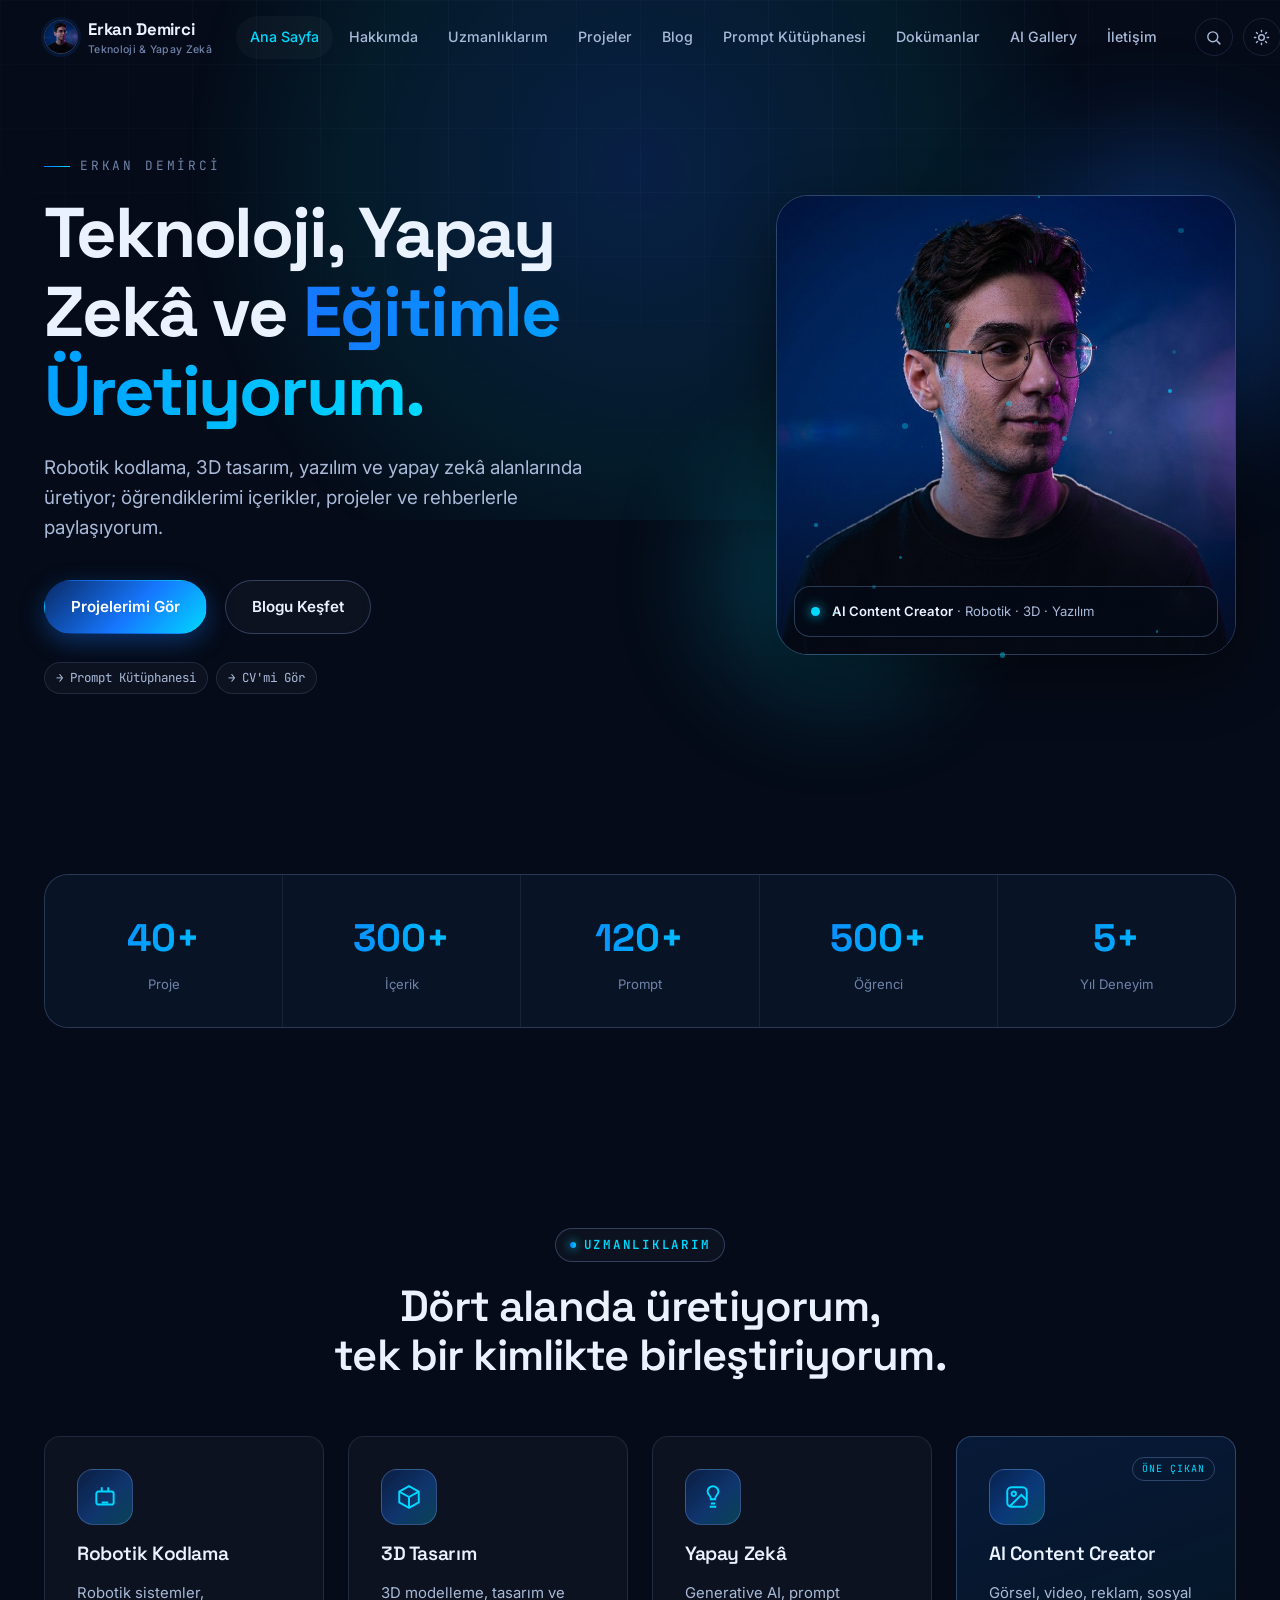
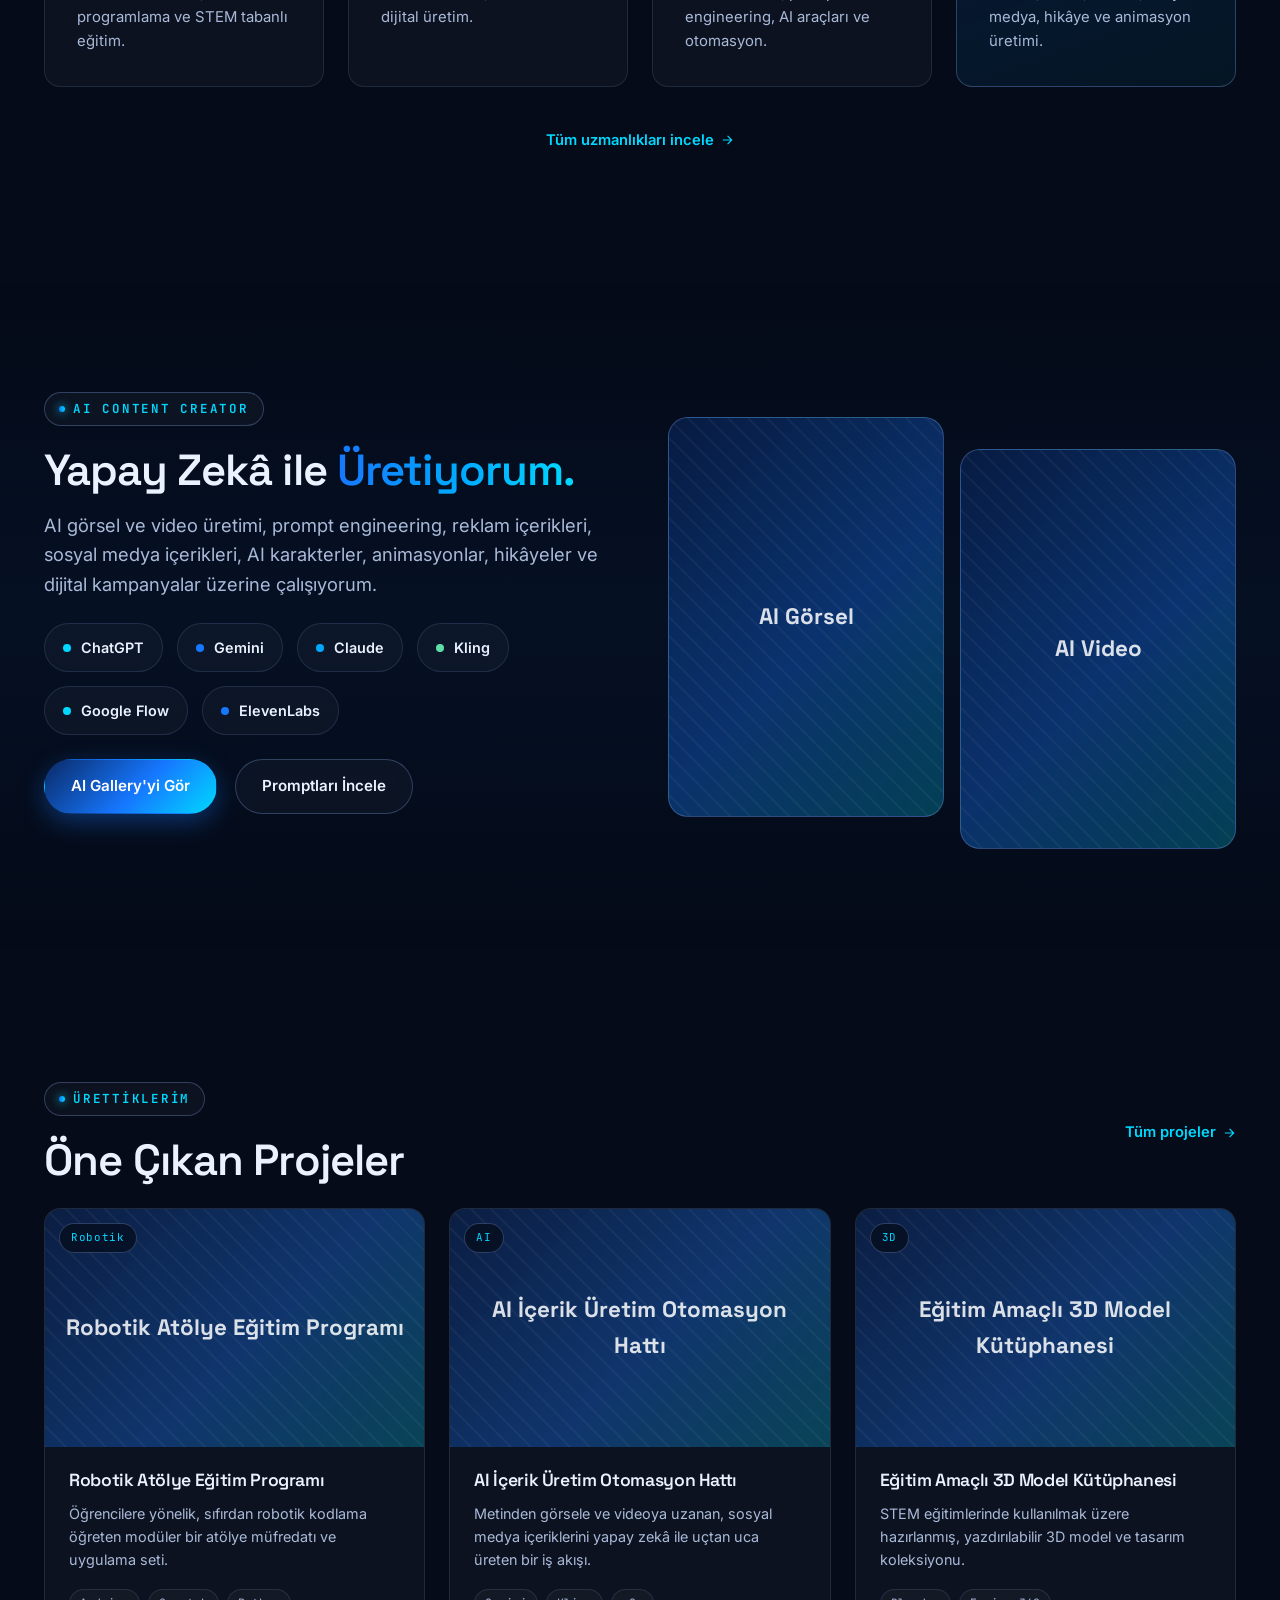
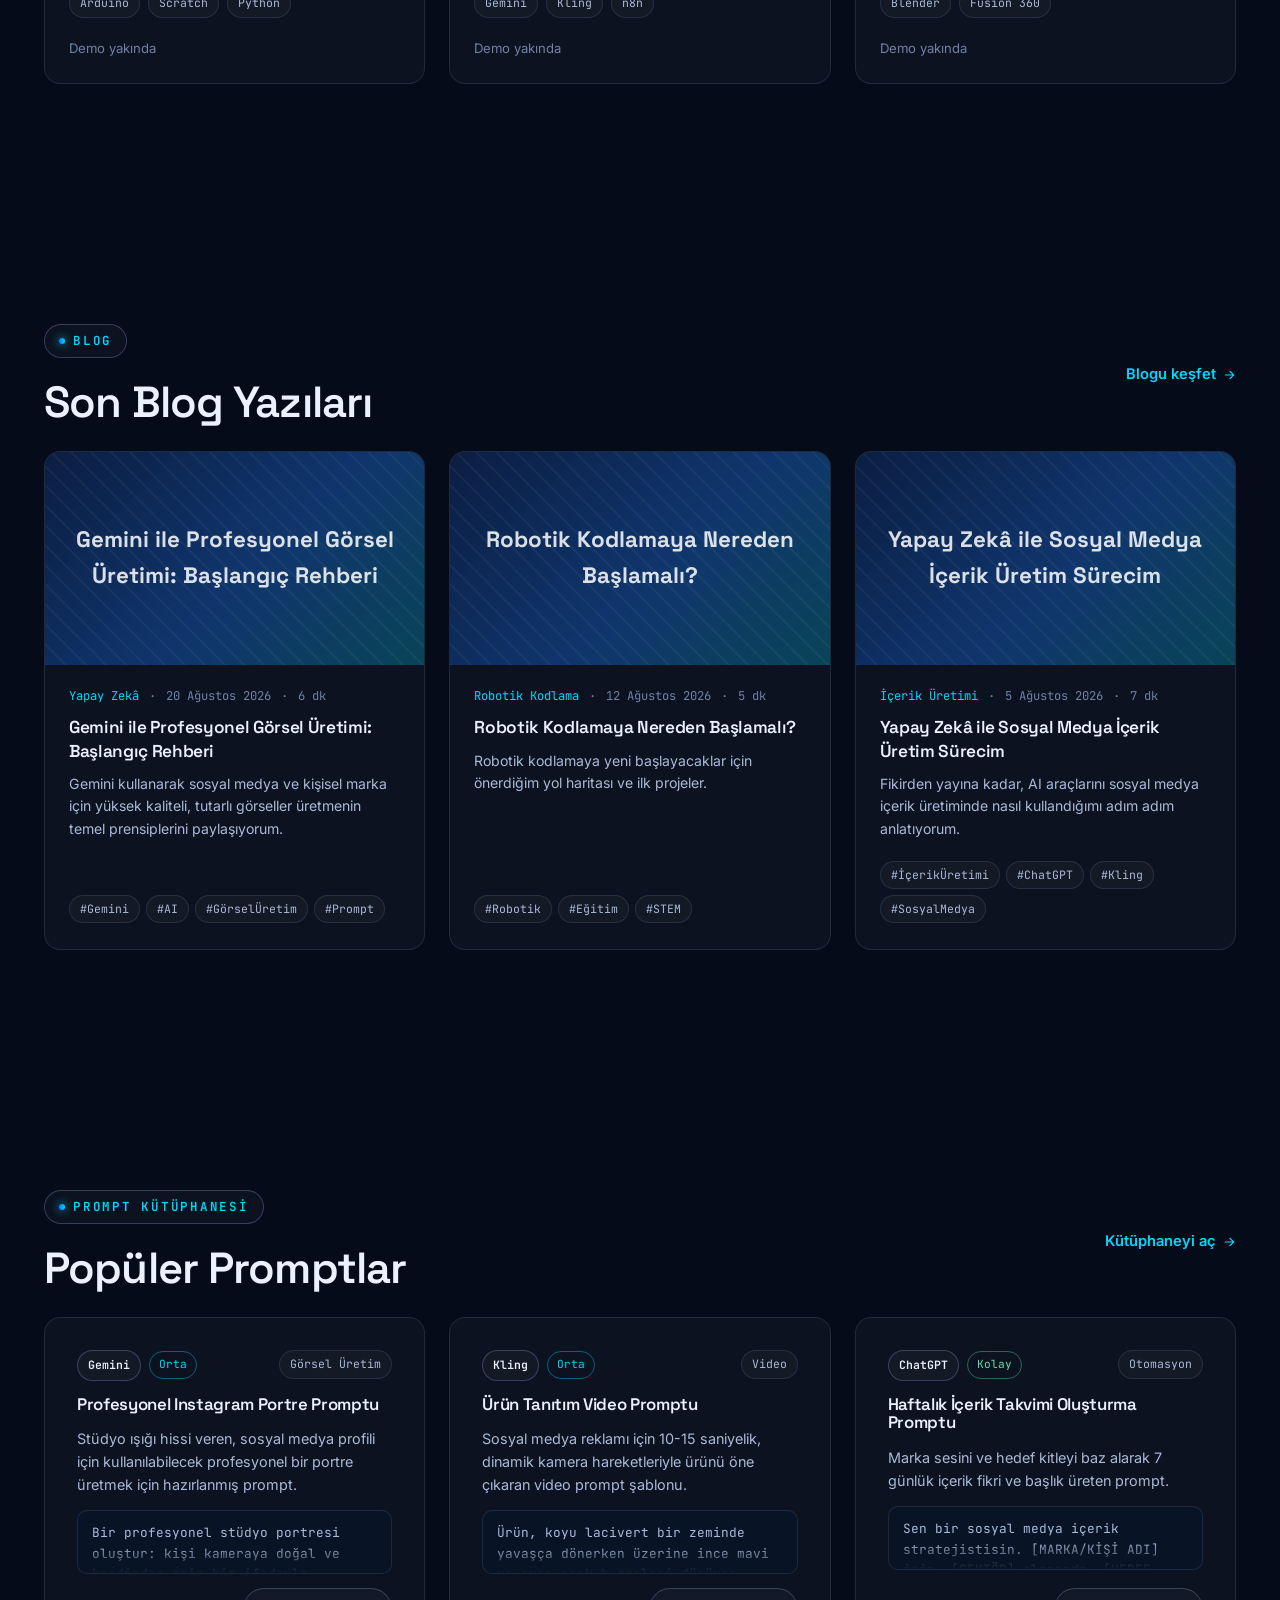
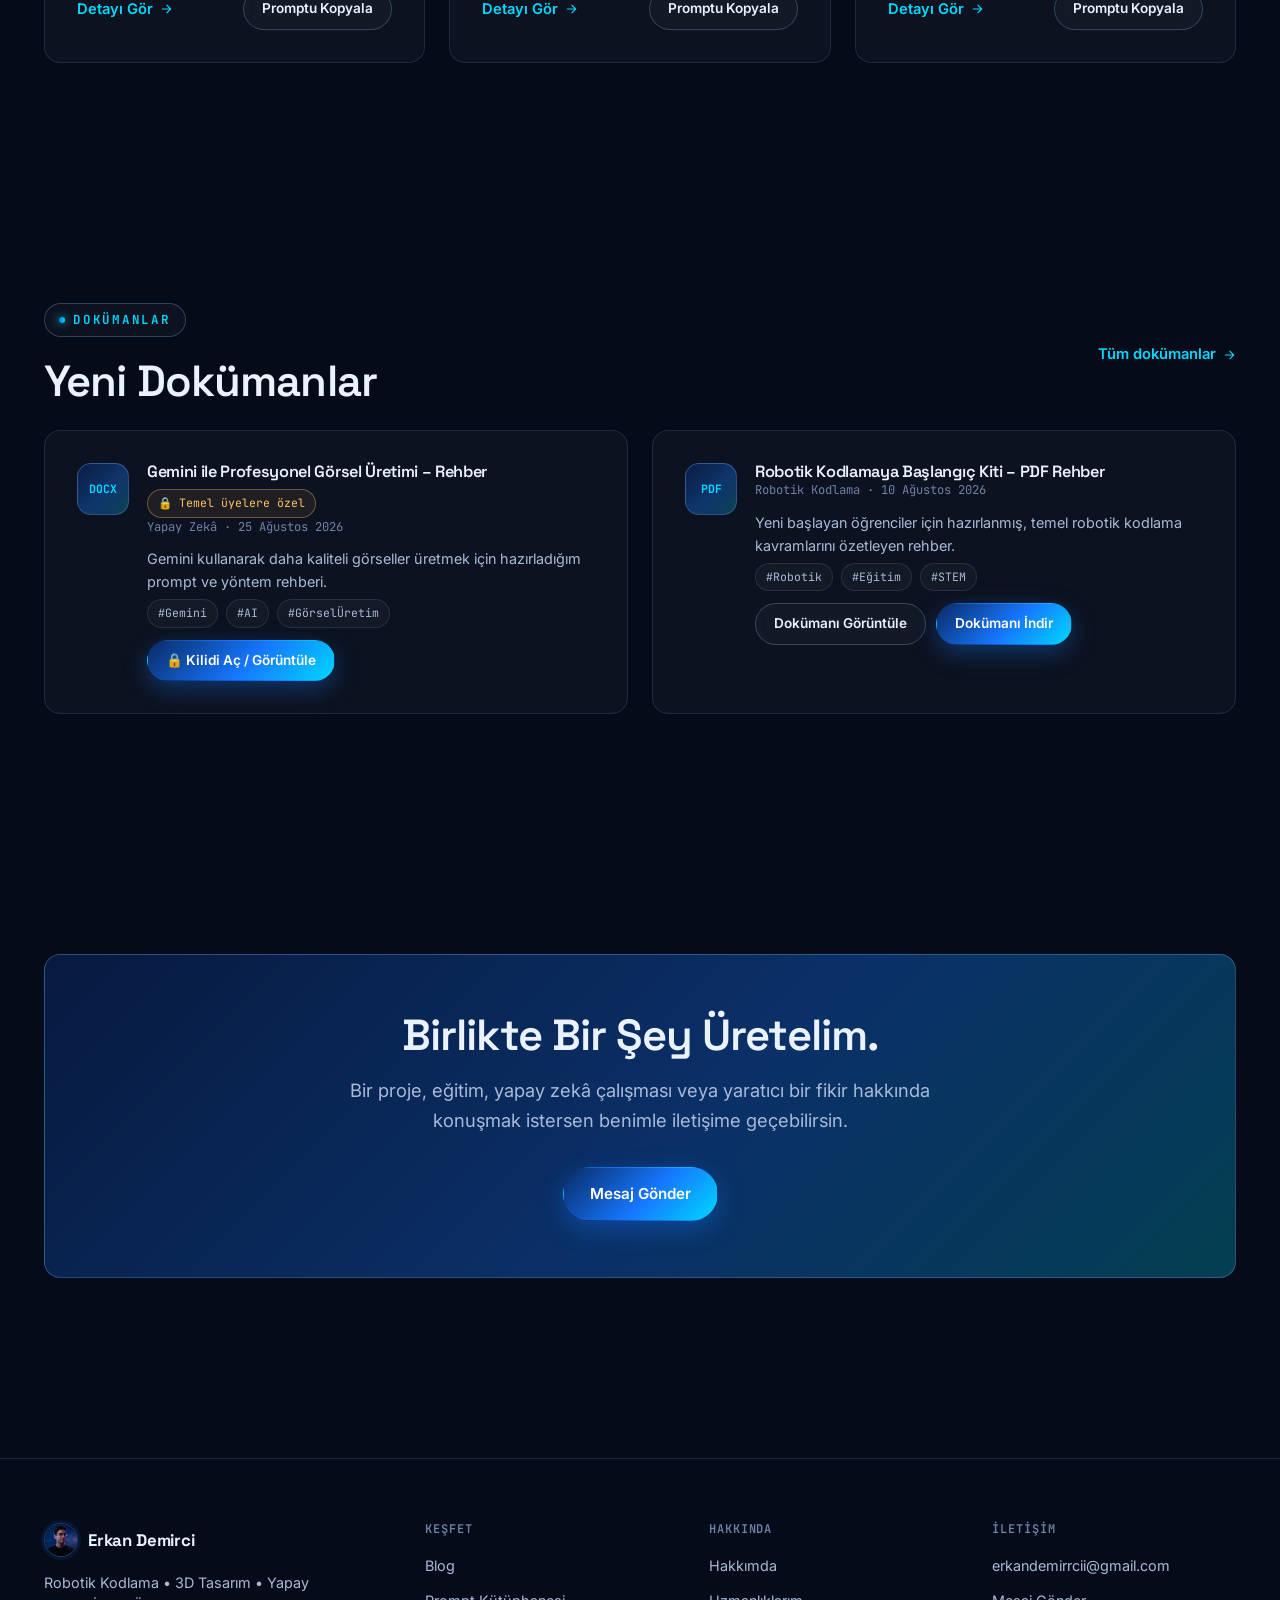
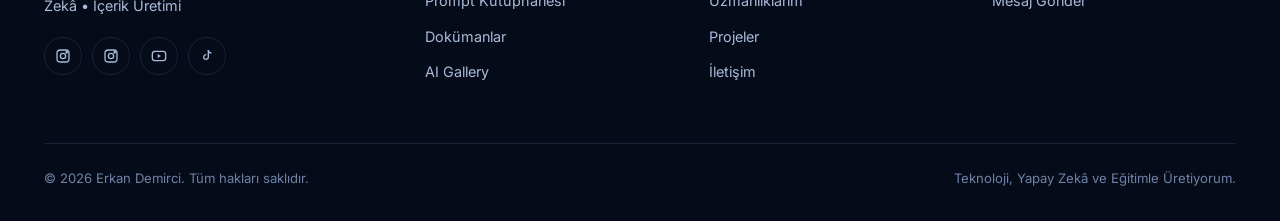
<file: index.html>
<!doctype html>
<html lang="tr">
<head>
<meta charset="UTF-8" />
<meta name="viewport" content="width=device-width, initial-scale=1" />
<title>Erkan Demirci | Teknoloji, Yapay Zekâ ve Eğitim</title>
<meta name="description" content="Erkan Demirci — robotik kodlama, 3D tasarım, yazılım ve yapay zekâ alanlarında üretiyor; projelerini, bloglarını, AI promptlarını ve dokümanlarını tek platformda paylaşıyor." />
<meta name="keywords" content="Erkan Demirci, yapay zekâ, robotik kodlama, prompt engineering, AI content creator, 3D tasarım, yazılım eğitimi" />
<link rel="canonical" href="index.html" />
<meta property="og:type" content="website" />
<meta property="og:title" content="Erkan Demirci | Teknoloji, Yapay Zekâ ve Eğitim" />
<meta property="og:description" content="Teknoloji, yapay zekâ ve eğitimle üretiyorum. Projeler, blog, AI prompt kütüphanesi ve doküman arşivi." />
<meta property="og:image" content="assets/images/erkan-og.jpg" />
<link rel="icon" type="image/jpeg" href="assets/images/erkan-avatar.jpg" />
<link rel="preconnect" href="https://fonts.googleapis.com">
<link rel="preconnect" href="https://fonts.gstatic.com" crossorigin>
<link href="https://fonts.googleapis.com/css2?family=Space+Grotesk:wght@500;600;700&family=Inter:wght@400;500;600;700&family=JetBrains+Mono:wght@400;500;600&display=swap" rel="stylesheet">
<link rel="stylesheet" href="assets/css/style.css" />
</head>
<body>
<a href="#main" class="skip-link">İçeriğe geç</a>
<div id="site-header"></div>

<main id="main">

  <!-- HERO -->
  <section class="hero">
    <div class="container hero-grid">
      <div class="reveal in">
        <div class="hero-kicker">ERKAN DEMİRCİ</div>
        <h1 id="heroTitle">Teknoloji, Yapay Zekâ ve <span class="text-gradient">Eğitimle Üretiyorum.</span></h1>
        <p class="lede" id="heroSubtitle">Robotik kodlama, 3D tasarım, yazılım ve yapay zekâ alanlarında üretiyor; öğrendiklerimi içerikler, projeler ve rehberlerle paylaşıyorum.</p>
        <div class="hero-ctas">
          <a href="projeler.html" class="btn btn-primary">Projelerimi Gör</a>
          <a href="blog.html" class="btn btn-secondary">Blogu Keşfet</a>
        </div>
        <div class="hero-tags">
          <a href="prompt-kutuphanesi.html" class="hero-tag">→ Prompt Kütüphanesi</a>
          <span class="hero-tag">→ CV'mi Gör</span>
        </div>
      </div>
      <div class="hero-visual" data-particles>
        <div class="hero-glow g1"></div>
        <div class="hero-glow g2"></div>
        <div class="hero-photo-wrap">
          <img src="assets/images/erkan-hero.jpg" alt="Erkan Demirci" />
        </div>
        <div class="hero-orbit-badge">
          <span class="dot"></span>
          <span><strong>AI Content Creator</strong> · Robotik · 3D · Yazılım</span>
        </div>
      </div>
    </div>
  </section>

  <!-- STATS -->
  <section class="section-tight">
    <div class="container">
      <div class="stats-bar reveal" id="statsBar"></div>
    </div>
  </section>

  <!-- EXPERTISE SUMMARY -->
  <section class="section">
    <div class="container">
      <div class="section-head center reveal">
        <div class="eyebrow" style="margin-left:auto;margin-right:auto;">Uzmanlıklarım</div>
        <h2>Dört alanda üretiyorum,<br/>tek bir kimlikte birleştiriyorum.</h2>
      </div>
      <div class="grid grid-4">
        <div class="card expertise-card reveal">
          <div class="expertise-icon"><svg viewBox="0 0 24 24" fill="none" stroke="currentColor" stroke-width="1.8"><rect x="4" y="7" width="16" height="12" rx="2"/><path d="M9 3v4M15 3v4M8 13h.01M16 13h.01M9 17h6"/></svg></div>
          <h3>Robotik Kodlama</h3>
          <p>Robotik sistemler, programlama ve STEM tabanlı eğitim.</p>
        </div>
        <div class="card expertise-card reveal">
          <div class="expertise-icon"><svg viewBox="0 0 24 24" fill="none" stroke="currentColor" stroke-width="1.8"><path d="M12 2 3 7v10l9 5 9-5V7z"/><path d="M3 7l9 5 9-5M12 12v10"/></svg></div>
          <h3>3D Tasarım</h3>
          <p>3D modelleme, tasarım ve dijital üretim.</p>
        </div>
        <div class="card expertise-card reveal">
          <div class="expertise-icon"><svg viewBox="0 0 24 24" fill="none" stroke="currentColor" stroke-width="1.8"><path d="M12 2a5 5 0 0 1 5 5c0 2-1 3-2 4s-1 2-1 3H10c0-1 0-2-1-3s-2-2-2-4a5 5 0 0 1 5-5Z"/><path d="M10 18h4M9 21h6"/></svg></div>
          <h3>Yapay Zekâ</h3>
          <p>Generative AI, prompt engineering, AI araçları ve otomasyon.</p>
        </div>
        <div class="card expertise-card featured reveal">
          <div class="expertise-icon"><svg viewBox="0 0 24 24" fill="none" stroke="currentColor" stroke-width="1.8"><rect x="3" y="3" width="18" height="18" rx="4"/><circle cx="9" cy="9" r="2"/><path d="m21 15-5-5L5 21"/></svg></div>
          <h3>AI Content Creator</h3>
          <p>Görsel, video, reklam, sosyal medya, hikâye ve animasyon üretimi.</p>
        </div>
      </div>
      <div class="text-center mt-40 reveal">
        <a href="uzmanliklarim.html" class="btn-ghost">Tüm uzmanlıkları incele
          <svg width="14" height="14" viewBox="0 0 24 24" fill="none" stroke="currentColor" stroke-width="2"><path d="M5 12h14M13 5l7 7-7 7"/></svg>
        </a>
      </div>
    </div>
  </section>

  <!-- AI CONTENT CREATOR PREMIUM -->
  <section class="section" style="background:linear-gradient(180deg, transparent, rgba(22,119,255,0.05), transparent);">
    <div class="container">
      <div class="grid grid-2" style="align-items:center; gap:56px;">
        <div class="reveal">
          <div class="eyebrow">AI Content Creator</div>
          <h2>Yapay Zekâ ile <span class="text-gradient">Üretiyorum.</span></h2>
          <p class="lede mt-16">AI görsel ve video üretimi, prompt engineering, reklam içerikleri, sosyal medya içerikleri, AI karakterler, animasyonlar, hikâyeler ve dijital kampanyalar üzerine çalışıyorum.</p>
          <div class="tools-strip mt-24" id="toolsStrip"></div>
          <div class="hero-ctas mt-24">
            <a href="ai-gallery.html" class="btn btn-primary">AI Gallery'yi Gör</a>
            <a href="prompt-kutuphanesi.html" class="btn btn-secondary">Promptları İncele</a>
          </div>
        </div>
        <div class="reveal">
          <div class="grid grid-2" style="gap:16px;">
            <div class="ph-cover" style="aspect-ratio:3/4; border-radius:20px; border:1px solid var(--c-border-strong);"><span>AI Görsel</span></div>
            <div class="ph-cover" style="aspect-ratio:3/4; border-radius:20px; border:1px solid var(--c-border-strong); margin-top:32px;"><span>AI Video</span></div>
          </div>
        </div>
      </div>
    </div>
  </section>

  <!-- FEATURED PROJECTS -->
  <section class="section">
    <div class="container">
      <div class="flex justify-between items-center mb-24 reveal" style="flex-wrap:wrap; gap:16px;">
        <div class="section-head" style="margin-bottom:0;">
          <div class="eyebrow">Ürettiklerim</div>
          <h2>Öne Çıkan Projeler</h2>
        </div>
        <a href="projeler.html" class="btn-ghost">Tüm projeler
          <svg width="14" height="14" viewBox="0 0 24 24" fill="none" stroke="currentColor" stroke-width="2"><path d="M5 12h14M13 5l7 7-7 7"/></svg>
        </a>
      </div>
      <div class="grid grid-3" id="featuredProjects"></div>
    </div>
  </section>

  <!-- LATEST BLOG -->
  <section class="section">
    <div class="container">
      <div class="flex justify-between items-center mb-24 reveal" style="flex-wrap:wrap; gap:16px;">
        <div class="section-head" style="margin-bottom:0;">
          <div class="eyebrow">Blog</div>
          <h2>Son Blog Yazıları</h2>
        </div>
        <a href="blog.html" class="btn-ghost">Blogu keşfet
          <svg width="14" height="14" viewBox="0 0 24 24" fill="none" stroke="currentColor" stroke-width="2"><path d="M5 12h14M13 5l7 7-7 7"/></svg>
        </a>
      </div>
      <div class="grid grid-3" id="latestPosts"></div>
    </div>
  </section>

  <!-- POPULAR PROMPTS -->
  <section class="section">
    <div class="container">
      <div class="flex justify-between items-center mb-24 reveal" style="flex-wrap:wrap; gap:16px;">
        <div class="section-head" style="margin-bottom:0;">
          <div class="eyebrow">Prompt Kütüphanesi</div>
          <h2>Popüler Promptlar</h2>
        </div>
        <a href="prompt-kutuphanesi.html" class="btn-ghost">Kütüphaneyi aç
          <svg width="14" height="14" viewBox="0 0 24 24" fill="none" stroke="currentColor" stroke-width="2"><path d="M5 12h14M13 5l7 7-7 7"/></svg>
        </a>
      </div>
      <div class="grid grid-3" id="popularPrompts"></div>
    </div>
  </section>

  <!-- NEW DOCUMENTS -->
  <section class="section">
    <div class="container">
      <div class="flex justify-between items-center mb-24 reveal" style="flex-wrap:wrap; gap:16px;">
        <div class="section-head" style="margin-bottom:0;">
          <div class="eyebrow">Dokümanlar</div>
          <h2>Yeni Dokümanlar</h2>
        </div>
        <a href="dokumanlar.html" class="btn-ghost">Tüm dokümanlar
          <svg width="14" height="14" viewBox="0 0 24 24" fill="none" stroke="currentColor" stroke-width="2"><path d="M5 12h14M13 5l7 7-7 7"/></svg>
        </a>
      </div>
      <div class="grid grid-2" id="newDocuments"></div>
    </div>
  </section>

  <!-- CONTACT TEASER -->
  <section class="section">
    <div class="container">
      <div class="card reveal" style="padding:56px; text-align:center; background:var(--gradient-brand-soft); border-color:var(--c-border-strong);">
        <h2 class="mb-16">Birlikte Bir Şey Üretelim.</h2>
        <p class="lede" style="margin:0 auto 32px;">Bir proje, eğitim, yapay zekâ çalışması veya yaratıcı bir fikir hakkında konuşmak istersen benimle iletişime geçebilirsin.</p>
        <a href="iletisim.html" class="btn btn-primary">Mesaj Gönder</a>
      </div>
    </div>
  </section>

</main>

<div id="site-footer"></div>

<script src="assets/data/site-config.js"></script>
<script src="assets/data/projects.js"></script>
<script src="assets/data/posts.js"></script>
<script src="assets/data/prompts.js"></script>
<script src="assets/data/documents.js"></script>
<script src="assets/data/gallery.js"></script>
<script src="assets/js/content.js"></script>
<script src="assets/js/ui.js"></script>
<script src="assets/js/search.js"></script>
<script src="assets/js/auth-client.js"></script>
<script src="assets/js/partials.js"></script>
<script>
  document.getElementById("heroSubtitle").textContent = SITE_CONFIG.heroSubtitle;

  document.getElementById("statsBar").innerHTML = SITE_CONFIG.stats.map(s => `
    <div class="stat-item"><div class="stat-num text-gradient">${s.number}</div><div class="stat-label">${s.label}</div></div>
  `).join("");

  document.getElementById("toolsStrip").innerHTML = SITE_CONFIG.tools.map(t => `
    <span class="tool-chip"><span class="dot" style="background:${t.color}"></span>${t.name}</span>
  `).join("");

  document.getElementById("featuredProjects").innerHTML = PROJECTS.slice(0, 3).map(Content.projectCardHtml).join("");
  document.getElementById("latestPosts").innerHTML = POSTS.slice(0, 3).map(Content.postCardHtml).join("");
  document.getElementById("popularPrompts").innerHTML = PROMPTS.slice(0, 3).map(Content.promptCardHtml).join("");
  document.getElementById("newDocuments").innerHTML = DOCUMENTS.slice(0, 2).map(Content.docCardHtml).join("");
</script>
</body>
</html>
</file>
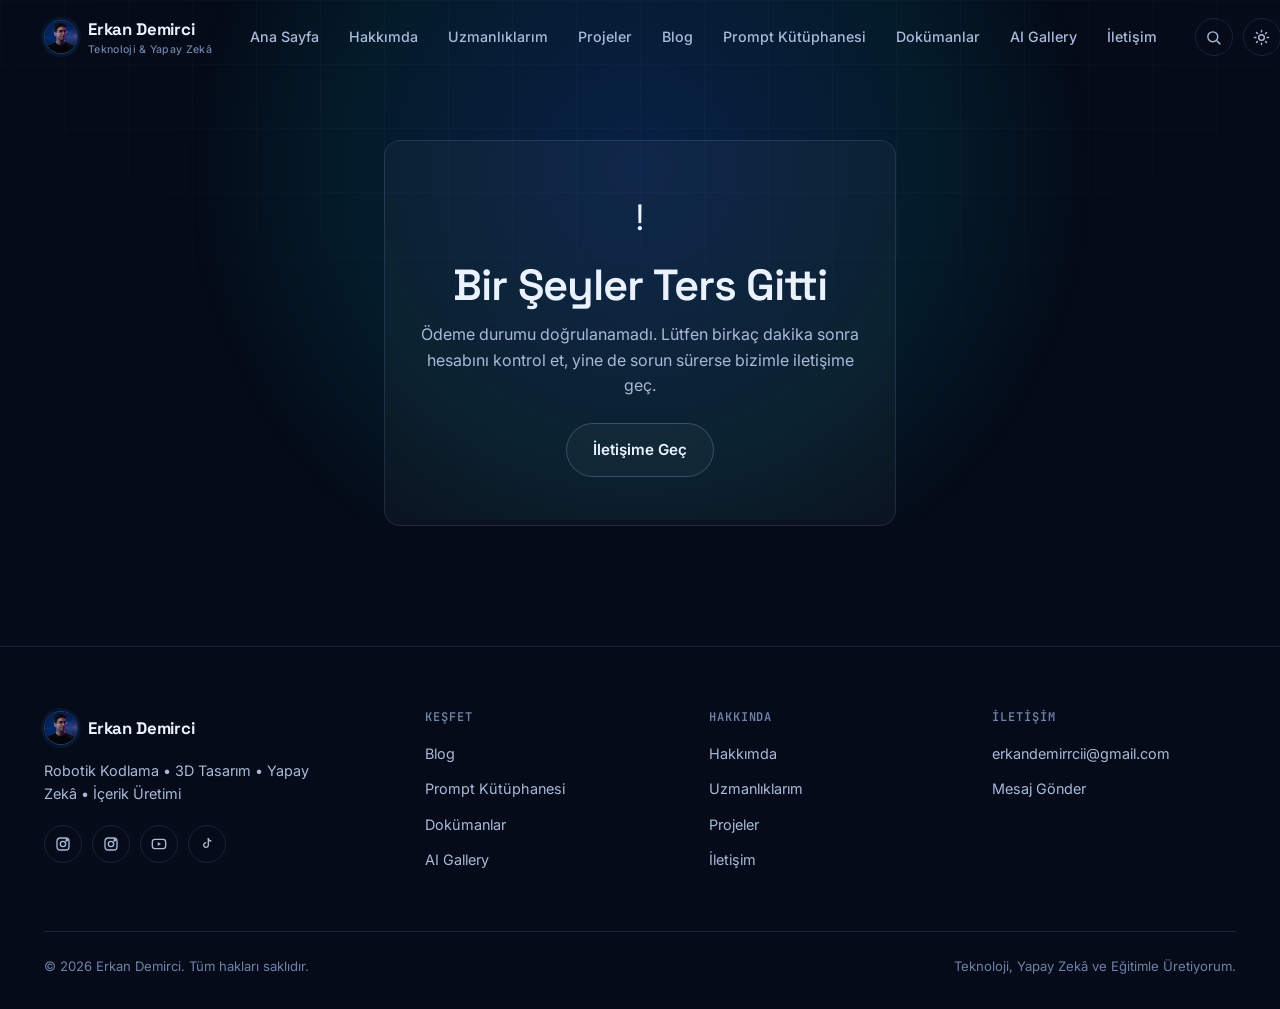
<file: abonelik-sonuc.html>
<!doctype html>
<html lang="tr">
<head>
<meta charset="UTF-8" />
<meta name="viewport" content="width=device-width, initial-scale=1" />
<title>Abonelik Sonucu | Erkan Demirci</title>
<meta name="robots" content="noindex" />
<link rel="icon" type="image/jpeg" href="assets/images/erkan-avatar.jpg" />
<link rel="preconnect" href="https://fonts.googleapis.com">
<link rel="preconnect" href="https://fonts.gstatic.com" crossorigin>
<link href="https://fonts.googleapis.com/css2?family=Space+Grotesk:wght@500;600;700&family=Inter:wght@400;500;600;700&family=JetBrains+Mono:wght@400;500;600&display=swap" rel="stylesheet">
<link rel="stylesheet" href="assets/css/style.css" />
</head>
<body>
<a href="#main" class="skip-link">İçeriğe geç</a>
<div id="site-header"></div>

<main id="main">
  <section class="page-header text-center">
    <div class="container" style="max-width:560px;">
      <div id="resultBox" class="card reveal in" style="padding:48px 32px;"></div>
    </div>
  </section>
</main>

<div id="site-footer"></div>

<script src="assets/data/site-config.js"></script>
<script src="assets/js/content.js"></script>
<script src="assets/js/ui.js"></script>
<script src="assets/data/projects.js"></script>
<script src="assets/data/posts.js"></script>
<script src="assets/data/prompts.js"></script>
<script src="assets/data/documents.js"></script>
<script src="assets/js/search.js"></script>
<script src="assets/js/auth-client.js"></script>
<script src="assets/js/partials.js"></script>
<script>
  const status = Content.getQueryParam("status");
  const plan = Content.getQueryParam("plan");
  const box = document.getElementById("resultBox");

  const views = {
    success: {
      icon: "✓",
      title: "Ödemen Alındı!",
      text: `${AuthClient.PLAN_LABELS[plan] || plan || ""} paketin aktif edildi. Artık paket kapsamındaki tüm içeriklere erişebilirsin.`,
      cta: `<a href="hesap.html" class="btn btn-primary mt-24">Hesabıma Git</a>`,
    },
    failed: {
      icon: "✕",
      title: "Ödeme Tamamlanamadı",
      text: "Kartınla ilgili bir sorun oluştu ya da ödeme iptal edildi. Tekrar denemek ister misin?",
      cta: `<a href="hesap.html" class="btn btn-primary mt-24">Tekrar Dene</a>`,
    },
    error: {
      icon: "!",
      title: "Bir Şeyler Ters Gitti",
      text: "Ödeme durumu doğrulanamadı. Lütfen birkaç dakika sonra hesabını kontrol et, yine de sorun sürerse bizimle iletişime geç.",
      cta: `<a href="iletisim.html" class="btn btn-secondary mt-24">İletişime Geç</a>`,
    },
  };

  const view = views[status] || views.error;
  box.innerHTML = `
    <div style="font-size:2.2rem; margin-bottom:16px;">${view.icon}</div>
    <h2 style="margin-bottom:12px;">${view.title}</h2>
    <p class="text-dim">${view.text}</p>
    ${view.cta}
  `;
</script>
</body>
</html>
</file>
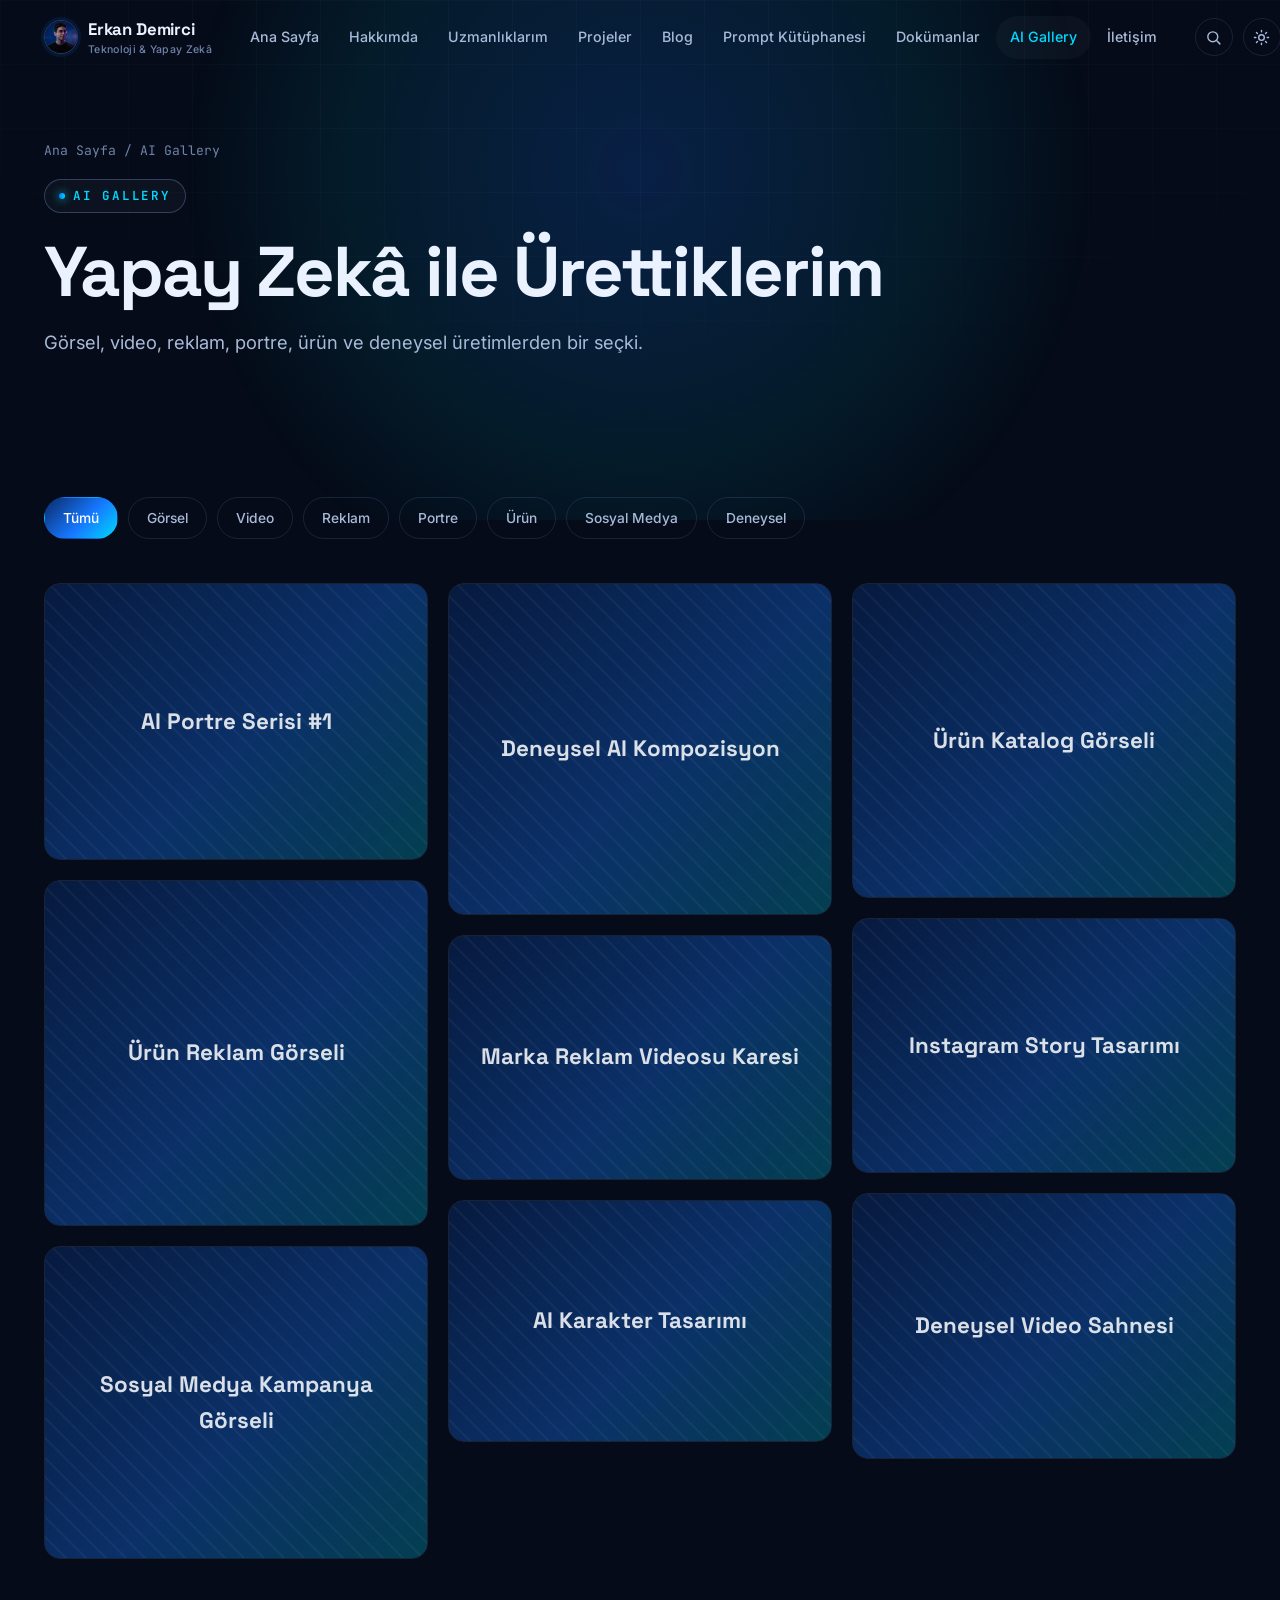
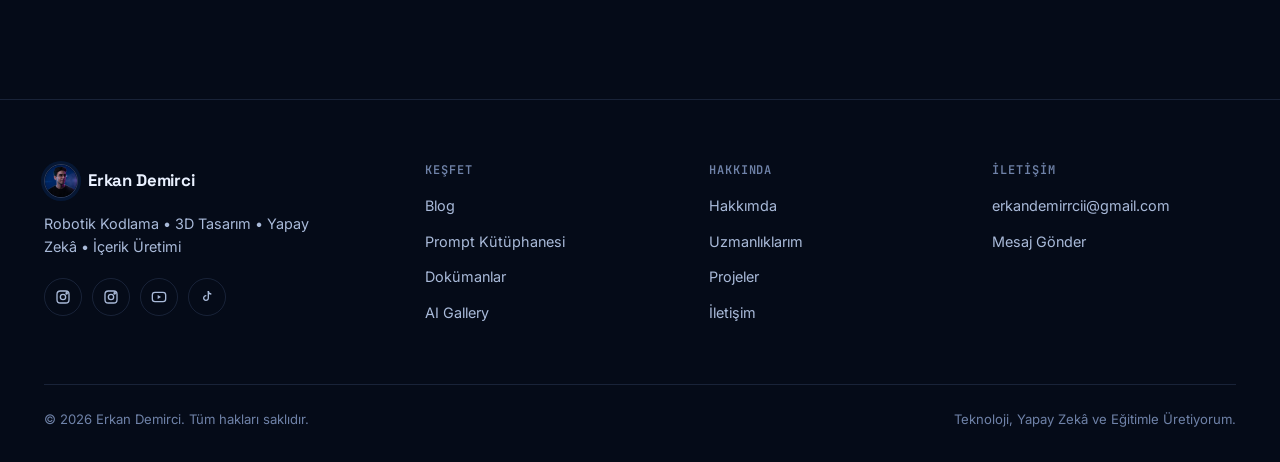
<file: ai-gallery.html>
<!doctype html>
<html lang="tr">
<head>
<meta charset="UTF-8" />
<meta name="viewport" content="width=device-width, initial-scale=1" />
<title>AI Gallery | Erkan Demirci</title>
<meta name="description" content="Yapay zekâ ile ürettiğim görseller ve videolardan oluşan galeri." />
<link rel="canonical" href="ai-gallery.html" />
<meta property="og:title" content="AI Gallery | Erkan Demirci" />
<meta property="og:image" content="assets/images/erkan-og.jpg" />
<link rel="icon" type="image/jpeg" href="assets/images/erkan-avatar.jpg" />
<link rel="preconnect" href="https://fonts.googleapis.com">
<link rel="preconnect" href="https://fonts.gstatic.com" crossorigin>
<link href="https://fonts.googleapis.com/css2?family=Space+Grotesk:wght@500;600;700&family=Inter:wght@400;500;600;700&family=JetBrains+Mono:wght@400;500;600&display=swap" rel="stylesheet">
<link rel="stylesheet" href="assets/css/style.css" />
</head>
<body>
<a href="#main" class="skip-link">İçeriğe geç</a>
<div id="site-header"></div>

<main id="main">
  <section class="page-header">
    <div class="container">
      <div class="breadcrumb reveal in"><a href="index.html">Ana Sayfa</a> / AI Gallery</div>
      <div class="eyebrow reveal in">AI Gallery</div>
      <h1 class="reveal in">Yapay Zekâ ile Ürettiklerim</h1>
      <p class="lede reveal in mt-16">Görsel, video, reklam, portre, ürün ve deneysel üretimlerden bir seçki.</p>
    </div>
  </section>

  <section class="section-tight">
    <div class="container">
      <div class="filter-bar reveal in" id="filterBar"></div>
      <div class="gallery-grid" id="galleryGrid"></div>
    </div>
  </section>
</main>

<div id="site-footer"></div>

<script src="assets/data/site-config.js"></script>
<script src="assets/data/projects.js"></script>
<script src="assets/data/posts.js"></script>
<script src="assets/data/prompts.js"></script>
<script src="assets/data/documents.js"></script>
<script src="assets/data/gallery.js"></script>
<script src="assets/js/content.js"></script>
<script src="assets/js/ui.js"></script>
<script src="assets/js/search.js"></script>
<script src="assets/js/partials.js"></script>
<script>
  const CATS = ["Tümü", "Görsel", "Video", "Reklam", "Portre", "Ürün", "Sosyal Medya", "Deneysel"];
  let activeCat = "Tümü";

  function renderFilters() {
    document.getElementById("filterBar").innerHTML = CATS.map(c => `
      <button class="filter-btn ${c === activeCat ? 'active' : ''}" data-cat="${c}">${c}</button>
    `).join("");
    document.querySelectorAll(".filter-btn").forEach(btn => {
      btn.addEventListener("click", () => { activeCat = btn.getAttribute("data-cat"); renderFilters(); renderGrid(); });
    });
  }

  function renderGrid() {
    const list = activeCat === "Tümü" ? GALLERY : GALLERY.filter(g => g.type === activeCat);
    const grid = document.getElementById("galleryGrid");
    grid.innerHTML = list.length ? list.map(Content.galleryItemHtml).join("") : Content.emptyStateHtml("Bu kategoride henüz içerik yok.");
  }

  renderFilters();
  renderGrid();
</script>
</body>
</html>
</file>
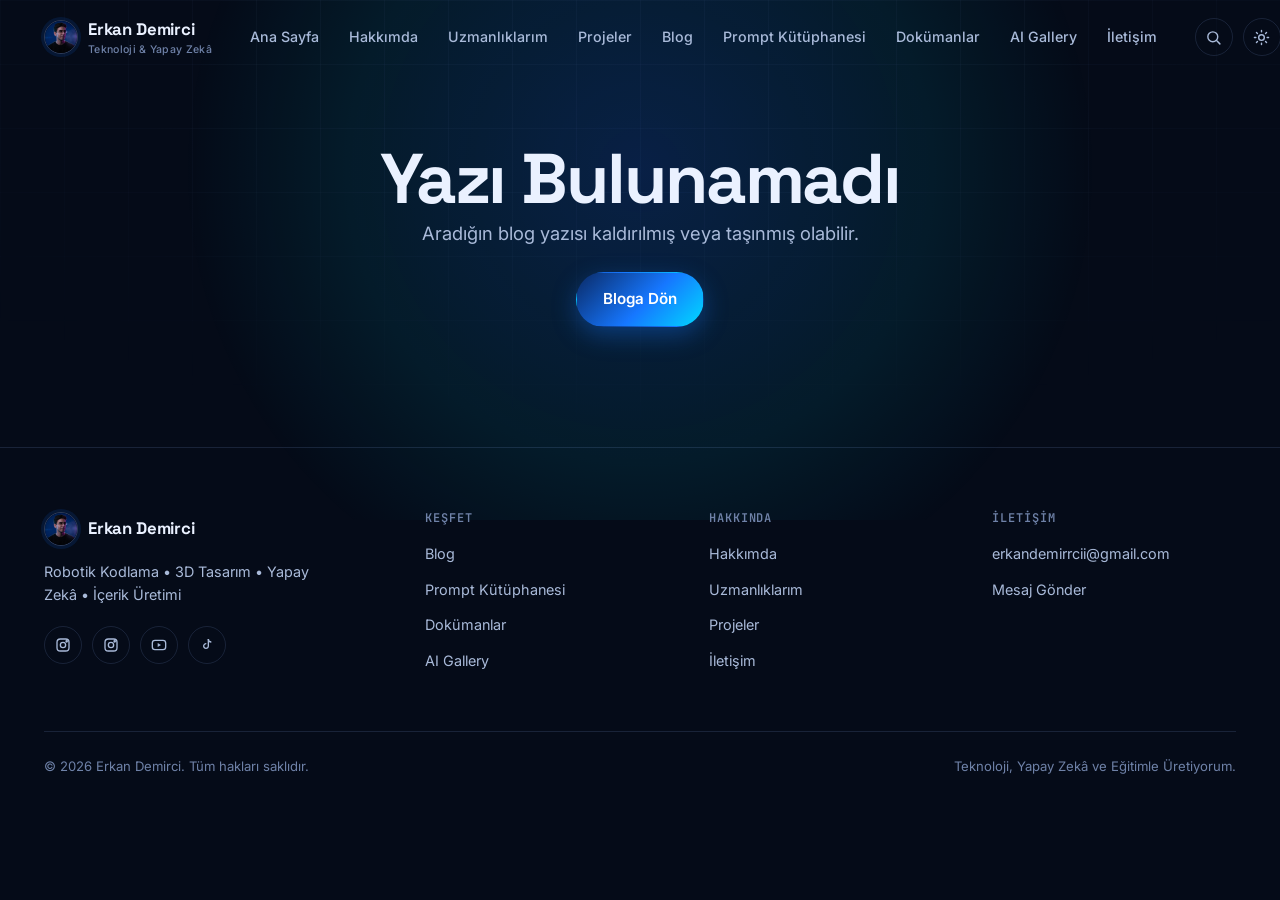
<file: blog-yazisi.html>
<!doctype html>
<html lang="tr">
<head>
<meta charset="UTF-8" />
<meta name="viewport" content="width=device-width, initial-scale=1" />
<title id="pageTitle">Blog Yazısı | Erkan Demirci</title>
<meta name="description" id="pageDesc" content="" />
<link rel="canonical" id="pageCanonical" href="blog-yazisi.html" />
<meta property="og:title" id="ogTitle" content="" />
<meta property="og:image" id="ogImage" content="assets/images/erkan-og.jpg" />
<link rel="icon" type="image/jpeg" href="assets/images/erkan-avatar.jpg" />
<link rel="preconnect" href="https://fonts.googleapis.com">
<link rel="preconnect" href="https://fonts.gstatic.com" crossorigin>
<link href="https://fonts.googleapis.com/css2?family=Space+Grotesk:wght@500;600;700&family=Inter:wght@400;500;600;700&family=JetBrains+Mono:wght@400;500;600&display=swap" rel="stylesheet">
<link rel="stylesheet" href="assets/css/style.css" />
</head>
<body>
<a href="#main" class="skip-link">İçeriğe geç</a>
<div id="site-header"></div>

<main id="main">
  <div id="postContent"></div>
  <div id="notFound" style="display:none;">
    <section class="page-header text-center">
      <div class="container">
        <h1>Yazı Bulunamadı</h1>
        <p class="lede mt-16" style="margin:0 auto;">Aradığın blog yazısı kaldırılmış veya taşınmış olabilir.</p>
        <a href="blog.html" class="btn btn-primary mt-24">Bloga Dön</a>
      </div>
    </section>
  </div>
</main>

<div id="site-footer"></div>

<script src="assets/data/site-config.js"></script>
<script src="assets/data/projects.js"></script>
<script src="assets/data/posts.js"></script>
<script src="assets/data/prompts.js"></script>
<script src="assets/data/documents.js"></script>
<script src="assets/js/content.js"></script>
<script src="assets/js/ui.js"></script>
<script src="assets/js/search.js"></script>
<script src="assets/js/partials.js"></script>
<script>
  const slug = Content.getQueryParam("slug");
  const post = POSTS.find(p => p.slug === slug);

  if (!post) {
    document.getElementById("notFound").style.display = "block";
  } else {
    document.getElementById("pageTitle").textContent = (post.seo && post.seo.title) || (post.title + " | Erkan Demirci");
    document.getElementById("pageDesc").setAttribute("content", (post.seo && post.seo.description) || post.excerpt);
    document.getElementById("ogTitle").setAttribute("content", post.title);
    if (post.seo && post.seo.ogImage) document.getElementById("ogImage").setAttribute("content", post.seo.ogImage);
    document.getElementById("pageCanonical").setAttribute("href", "blog-yazisi.html?slug=" + encodeURIComponent(post.slug));

    const related = POSTS.filter(p => p.slug !== post.slug && p.category === post.category).slice(0, 3);
    const relatedFallback = related.length ? related : POSTS.filter(p => p.slug !== post.slug).slice(0, 3);

    document.getElementById("postContent").innerHTML = `
      <section class="page-header">
        <div class="container">
          <div class="breadcrumb reveal in"><a href="index.html">Ana Sayfa</a> / <a href="blog.html">Blog</a> / ${Content.escapeHtml(post.category)}</div>
          <div class="eyebrow reveal in">${Content.escapeHtml(post.category)}</div>
          <h1 class="reveal in" style="max-width:820px;">${Content.escapeHtml(post.title)}</h1>
          <div class="flex gap-16 items-center mt-24 reveal in" style="color:var(--c-text-faint); font-family:var(--font-mono); font-size:0.85rem; flex-wrap:wrap;">
            <span>${Content.formatDate(post.date)}</span><span>·</span><span>${Content.escapeHtml(post.readTime||"")} okuma</span>
          </div>
        </div>
      </section>

      <section class="section-tight">
        <div class="container">
          <div class="grid" style="grid-template-columns: 2.2fr 1fr; gap:56px; align-items:flex-start;">
            <div class="reveal in">
              ${post.cover ? `<img src="${post.cover}" alt="${Content.escapeHtml(post.title)}" style="width:100%; border-radius:var(--radius-lg); border:1px solid var(--c-border); margin-bottom:36px;" />` : `<div class="ph-cover" style="aspect-ratio:16/9; border-radius:var(--radius-lg); margin-bottom:36px;"><span>${Content.escapeHtml(post.title)}</span></div>`}
              <article class="prose">${post.content}</article>
              <div class="divider"></div>
              <div class="tag-cloud">
                ${(post.tags||[]).map(t => `<a class="tag-pill" href="blog.html?tag=${encodeURIComponent(t)}">#${Content.escapeHtml(t)}</a>`).join("")}
              </div>
            </div>
            <aside class="reveal in">
              <div class="card" style="position:sticky; top:100px;">
                <h3 style="font-size:1rem; margin-bottom:16px;">İlgili Yazılar</h3>
                <div style="display:flex; flex-direction:column; gap:14px;">
                  ${relatedFallback.map(p => `
                    <a href="blog-yazisi.html?slug=${encodeURIComponent(p.slug)}" style="display:block; padding:12px; border-radius:12px; border:1px solid var(--c-border); transition:border-color .2s;">
                      <div class="post-meta" style="margin-bottom:4px;"><span class="cat">${Content.escapeHtml(p.category)}</span></div>
                      <div style="font-size:0.9rem; font-weight:600;">${Content.escapeHtml(p.title)}</div>
                    </a>
                  `).join("")}
                </div>
                <a href="blog.html" class="btn btn-secondary btn-block mt-24">Tüm Yazılar</a>
              </div>
            </aside>
          </div>
        </div>
      </section>
    `;
  }
</script>
</body>
</html>
</file>
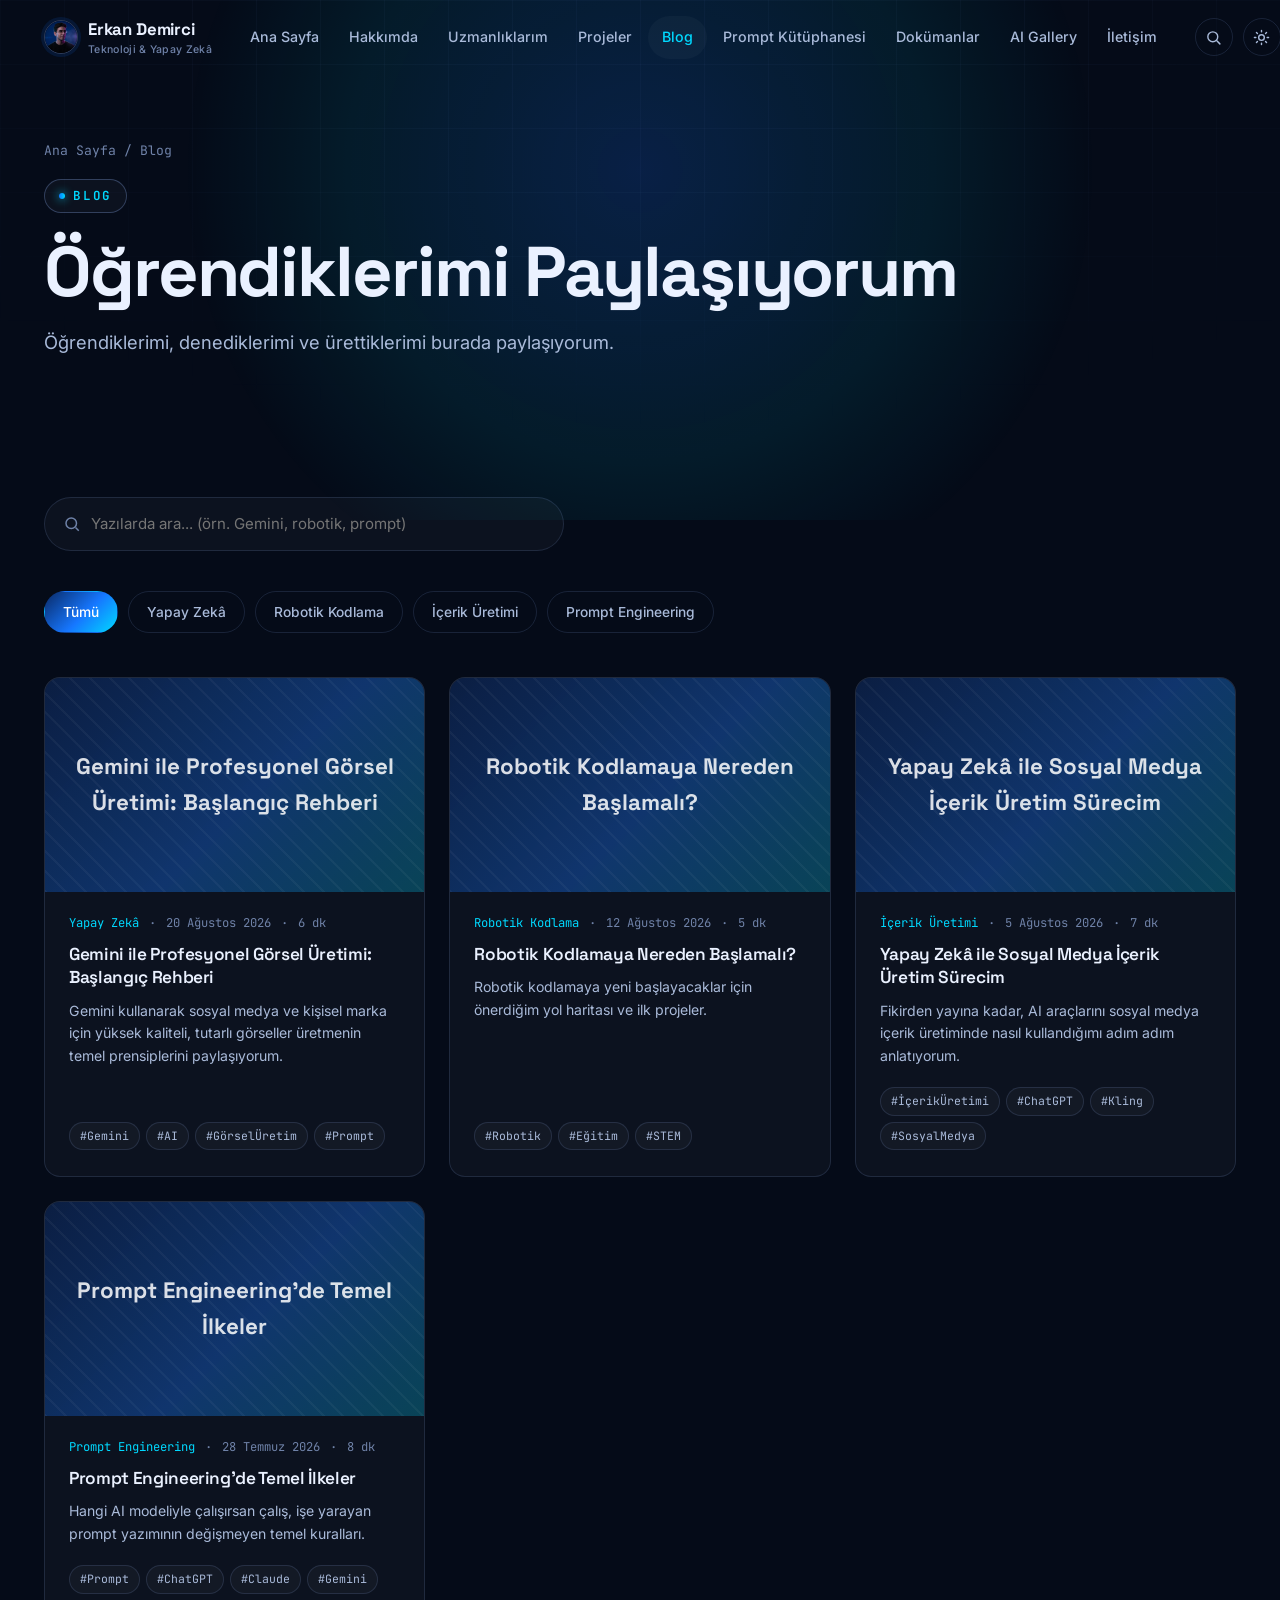
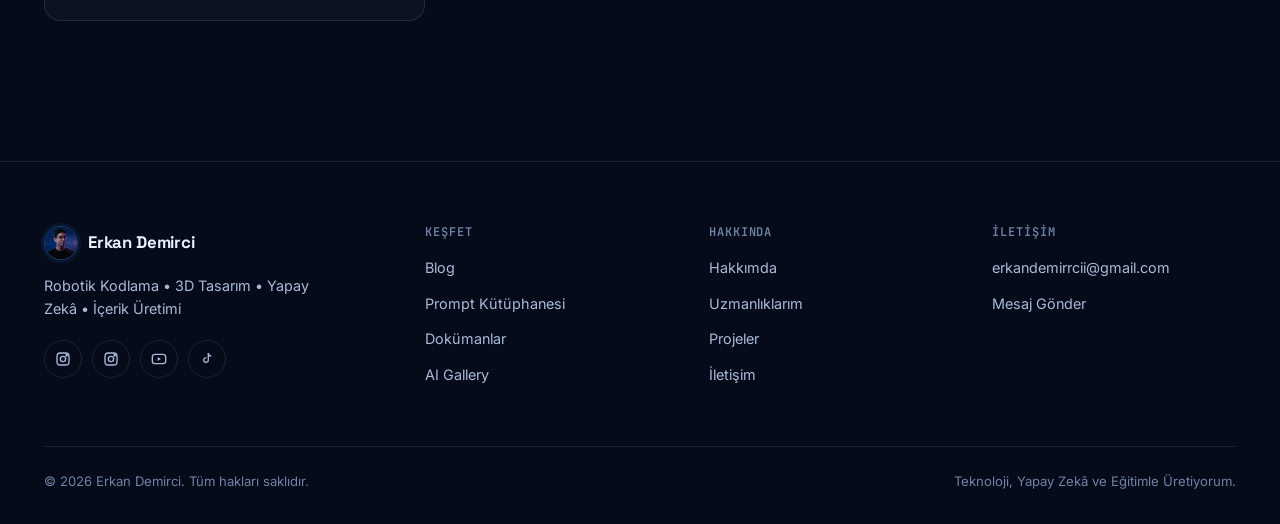
<file: blog.html>
<!doctype html>
<html lang="tr">
<head>
<meta charset="UTF-8" />
<meta name="viewport" content="width=device-width, initial-scale=1" />
<title>Blog | Erkan Demirci</title>
<meta name="description" content="Yapay zekâ, yazılım, robotik kodlama, 3D tasarım ve içerik üretimi üzerine yazılar." />
<link rel="canonical" href="blog.html" />
<meta property="og:title" content="Blog | Erkan Demirci" />
<meta property="og:image" content="assets/images/erkan-og.jpg" />
<link rel="icon" type="image/jpeg" href="assets/images/erkan-avatar.jpg" />
<link rel="preconnect" href="https://fonts.googleapis.com">
<link rel="preconnect" href="https://fonts.gstatic.com" crossorigin>
<link href="https://fonts.googleapis.com/css2?family=Space+Grotesk:wght@500;600;700&family=Inter:wght@400;500;600;700&family=JetBrains+Mono:wght@400;500;600&display=swap" rel="stylesheet">
<link rel="stylesheet" href="assets/css/style.css" />
</head>
<body>
<a href="#main" class="skip-link">İçeriğe geç</a>
<div id="site-header"></div>

<main id="main">
  <section class="page-header">
    <div class="container">
      <div class="breadcrumb reveal in"><a href="index.html">Ana Sayfa</a> / Blog</div>
      <div class="eyebrow reveal in">Blog</div>
      <h1 class="reveal in">Öğrendiklerimi Paylaşıyorum</h1>
      <p class="lede reveal in mt-16">Öğrendiklerimi, denediklerimi ve ürettiklerimi burada paylaşıyorum.</p>
    </div>
  </section>

  <section class="section-tight">
    <div class="container">
      <div class="search-box reveal in">
        <svg width="18" height="18" viewBox="0 0 24 24" fill="none" stroke="currentColor" stroke-width="2"><circle cx="11" cy="11" r="7"/><path d="m21 21-4.3-4.3"/></svg>
        <input type="text" id="blogSearch" placeholder="Yazılarda ara... (örn. Gemini, robotik, prompt)" />
      </div>
      <div class="filter-bar reveal in" id="filterBar"></div>
      <div class="grid grid-3" id="postsGrid"></div>
    </div>
  </section>
</main>

<div id="site-footer"></div>

<script src="assets/data/site-config.js"></script>
<script src="assets/data/projects.js"></script>
<script src="assets/data/posts.js"></script>
<script src="assets/data/prompts.js"></script>
<script src="assets/data/documents.js"></script>
<script src="assets/js/content.js"></script>
<script src="assets/js/ui.js"></script>
<script src="assets/js/search.js"></script>
<script src="assets/js/partials.js"></script>
<script>
  const CATS = ["Tümü", ...Array.from(new Set(POSTS.map(p => p.category)))];
  let activeCat = "Tümü";
  let query = "";

  // ?tag= destek
  const tagParam = Content.getQueryParam("tag");
  if (tagParam) query = tagParam;

  function renderFilters() {
    document.getElementById("filterBar").innerHTML = CATS.map(c => `
      <button class="filter-btn ${c === activeCat ? 'active' : ''}" data-cat="${c}">${c}</button>
    `).join("");
    document.querySelectorAll(".filter-btn").forEach(btn => {
      btn.addEventListener("click", () => { activeCat = btn.getAttribute("data-cat"); renderFilters(); renderGrid(); });
    });
  }

  function renderGrid() {
    let list = activeCat === "Tümü" ? POSTS : POSTS.filter(p => p.category === activeCat);
    if (query) {
      const q = query.toLowerCase();
      list = list.filter(p => (p.title + p.excerpt + p.category + (p.tags||[]).join(" ")).toLowerCase().includes(q));
    }
    const grid = document.getElementById("postsGrid");
    grid.innerHTML = list.length ? list.map(Content.postCardHtml).join("") : Content.emptyStateHtml("Aramanızla eşleşen bir yazı bulunamadı.");
  }

  document.getElementById("blogSearch").value = query;
  document.getElementById("blogSearch").addEventListener("input", (e) => { query = e.target.value; renderGrid(); });

  renderFilters();
  renderGrid();
</script>
</body>
</html>
</file>
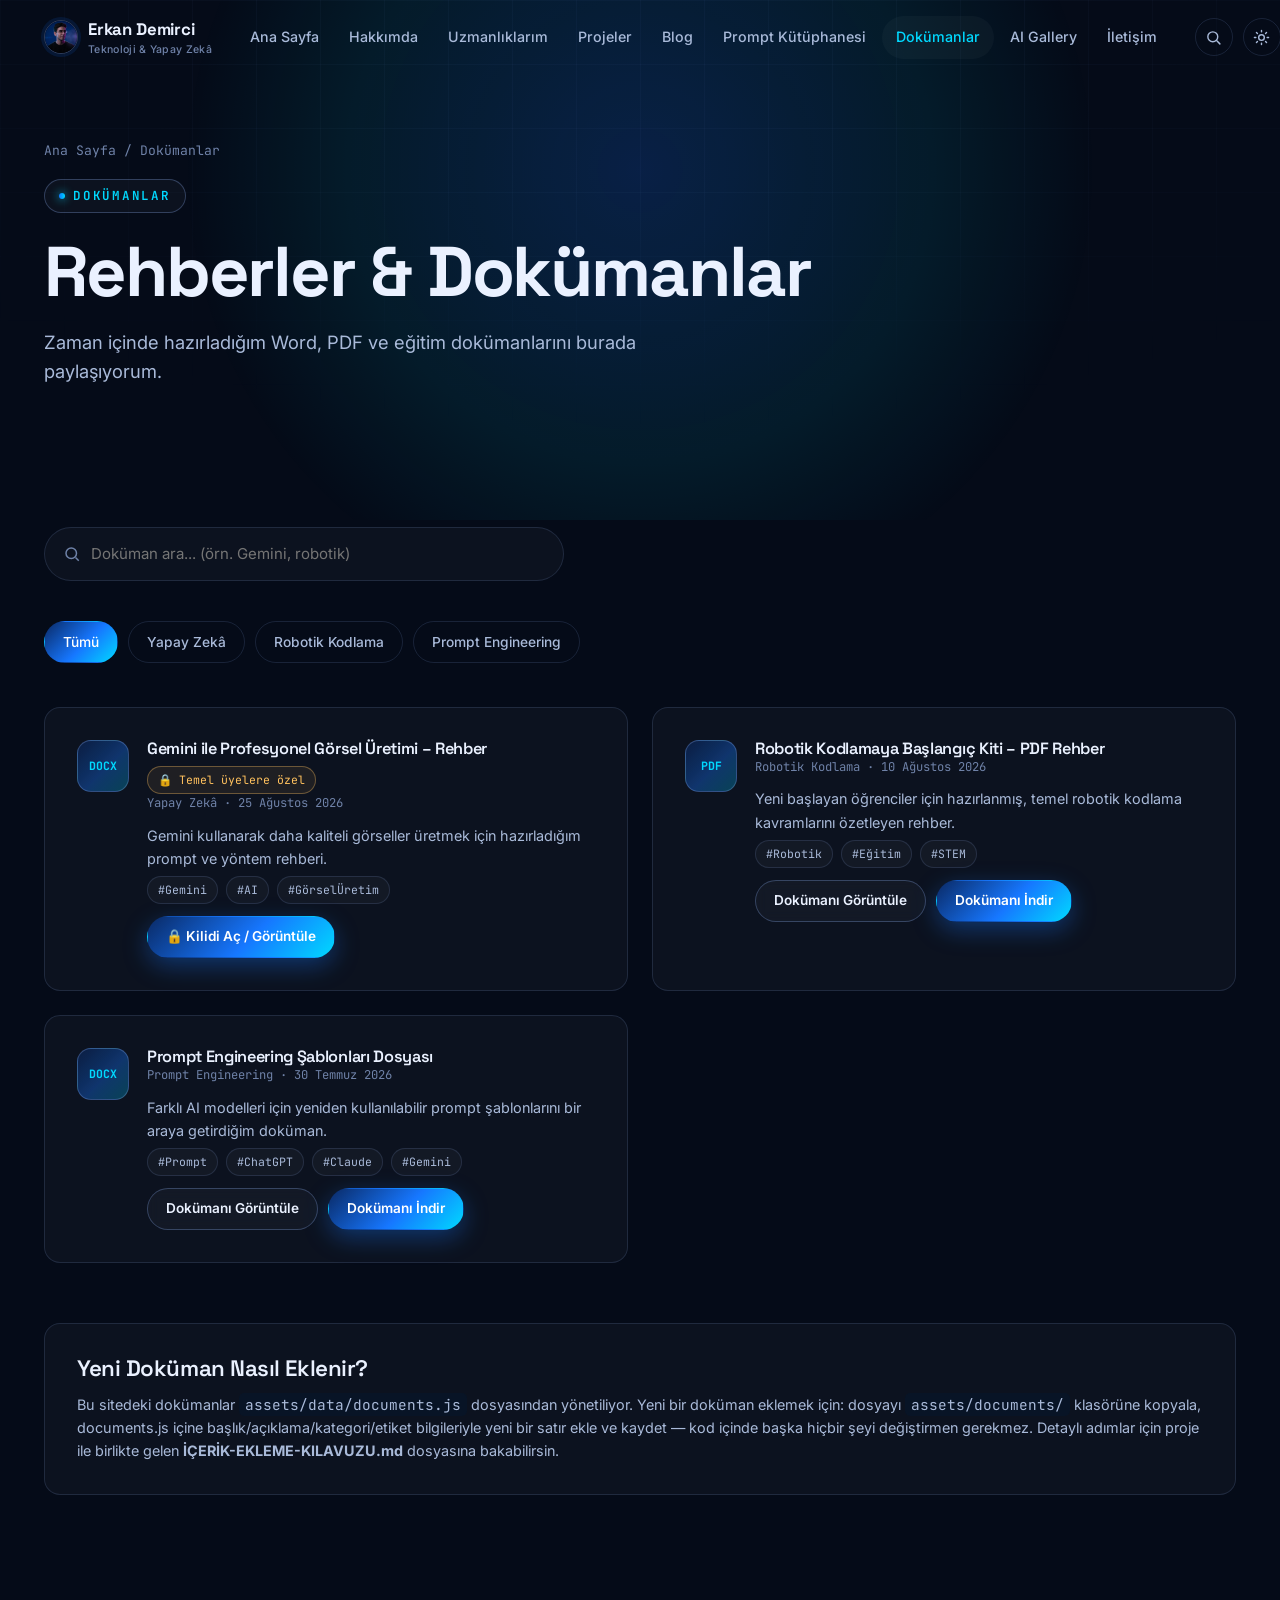
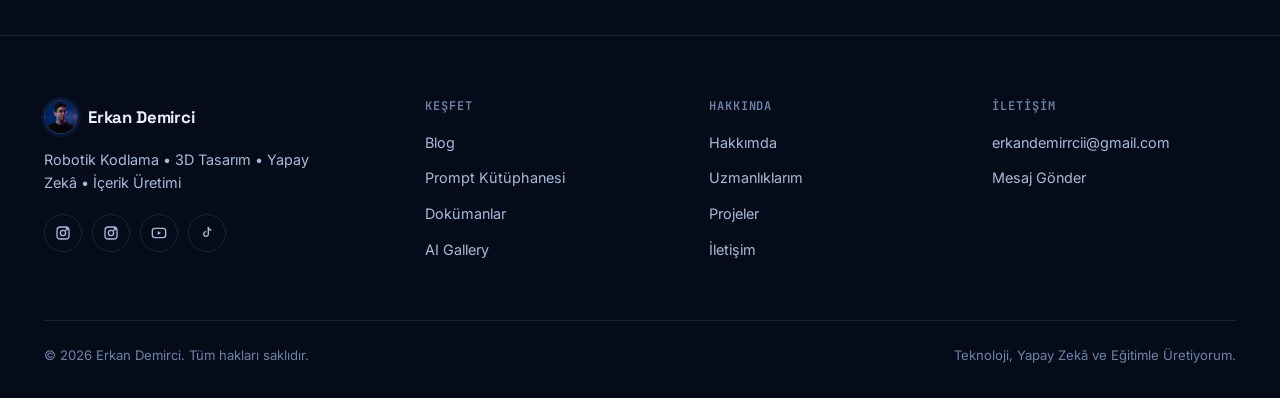
<file: dokumanlar.html>
<!doctype html>
<html lang="tr">
<head>
<meta charset="UTF-8" />
<meta name="viewport" content="width=device-width, initial-scale=1" />
<title>Dokümanlar | Erkan Demirci</title>
<meta name="description" content="Word, PDF rehber ve eğitim dokümanları arşivi." />
<link rel="canonical" href="dokumanlar.html" />
<meta property="og:title" content="Dokümanlar | Erkan Demirci" />
<meta property="og:image" content="assets/images/erkan-og.jpg" />
<link rel="icon" type="image/jpeg" href="assets/images/erkan-avatar.jpg" />
<link rel="preconnect" href="https://fonts.googleapis.com">
<link rel="preconnect" href="https://fonts.gstatic.com" crossorigin>
<link href="https://fonts.googleapis.com/css2?family=Space+Grotesk:wght@500;600;700&family=Inter:wght@400;500;600;700&family=JetBrains+Mono:wght@400;500;600&display=swap" rel="stylesheet">
<link rel="stylesheet" href="assets/css/style.css" />
</head>
<body>
<a href="#main" class="skip-link">İçeriğe geç</a>
<div id="site-header"></div>

<main id="main">
  <section class="page-header">
    <div class="container">
      <div class="breadcrumb reveal in"><a href="index.html">Ana Sayfa</a> / Dokümanlar</div>
      <div class="eyebrow reveal in">Dokümanlar</div>
      <h1 class="reveal in">Rehberler &amp; Dokümanlar</h1>
      <p class="lede reveal in mt-16">Zaman içinde hazırladığım Word, PDF ve eğitim dokümanlarını burada paylaşıyorum.</p>
    </div>
  </section>

  <section class="section-tight">
    <div class="container">
      <div class="search-box reveal in">
        <svg width="18" height="18" viewBox="0 0 24 24" fill="none" stroke="currentColor" stroke-width="2"><circle cx="11" cy="11" r="7"/><path d="m21 21-4.3-4.3"/></svg>
        <input type="text" id="docSearch" placeholder="Doküman ara... (örn. Gemini, robotik)" />
      </div>
      <div class="filter-bar reveal in" id="filterBar"></div>
      <div class="grid grid-2" id="docsGrid"></div>

      <div class="card mt-60 reveal in" style="background:var(--c-surface);">
        <h3 style="margin-bottom:12px;">Yeni Doküman Nasıl Eklenir?</h3>
        <p style="font-size:0.9rem;">Bu sitedeki dokümanlar <code style="font-family:var(--font-mono); background:var(--c-bg-2); padding:2px 6px; border-radius:5px;">assets/data/documents.js</code> dosyasından yönetiliyor. Yeni bir doküman eklemek için: dosyayı <code style="font-family:var(--font-mono); background:var(--c-bg-2); padding:2px 6px; border-radius:5px;">assets/documents/</code> klasörüne kopyala, documents.js içine başlık/açıklama/kategori/etiket bilgileriyle yeni bir satır ekle ve kaydet — kod içinde başka hiçbir şeyi değiştirmen gerekmez. Detaylı adımlar için proje ile birlikte gelen <strong>İÇERİK-EKLEME-KILAVUZU.md</strong> dosyasına bakabilirsin.</p>
      </div>
    </div>
  </section>
</main>

<div id="site-footer"></div>

<script src="assets/data/site-config.js"></script>
<script src="assets/data/projects.js"></script>
<script src="assets/data/posts.js"></script>
<script src="assets/data/prompts.js"></script>
<script src="assets/data/documents.js"></script>
<script src="assets/js/content.js"></script>
<script src="assets/js/ui.js"></script>
<script src="assets/js/search.js"></script>
<script src="assets/js/auth-client.js"></script>
<script src="assets/js/partials.js"></script>
<script>
  const CATS = ["Tümü", ...Array.from(new Set(DOCUMENTS.map(d => d.category)))];
  let activeCat = "Tümü";
  let query = "";

  function renderFilters() {
    document.getElementById("filterBar").innerHTML = CATS.map(c => `
      <button class="filter-btn ${c === activeCat ? 'active' : ''}" data-cat="${c}">${c}</button>
    `).join("");
    document.querySelectorAll(".filter-btn").forEach(btn => {
      btn.addEventListener("click", () => { activeCat = btn.getAttribute("data-cat"); renderFilters(); renderGrid(); });
    });
  }

  function renderGrid() {
    let list = activeCat === "Tümü" ? DOCUMENTS : DOCUMENTS.filter(d => d.category === activeCat);
    if (query) {
      const q = query.toLowerCase();
      list = list.filter(d => (d.title + d.description + d.category + (d.tags||[]).join(" ")).toLowerCase().includes(q));
    }
    const grid = document.getElementById("docsGrid");
    grid.innerHTML = list.length ? list.map(Content.docCardHtml).join("") : Content.emptyStateHtml("Aramanızla eşleşen bir doküman bulunamadı.");
  }

  document.getElementById("docSearch").addEventListener("input", (e) => { query = e.target.value; renderGrid(); });

  renderFilters();
  renderGrid();
</script>
</body>
</html>
</file>
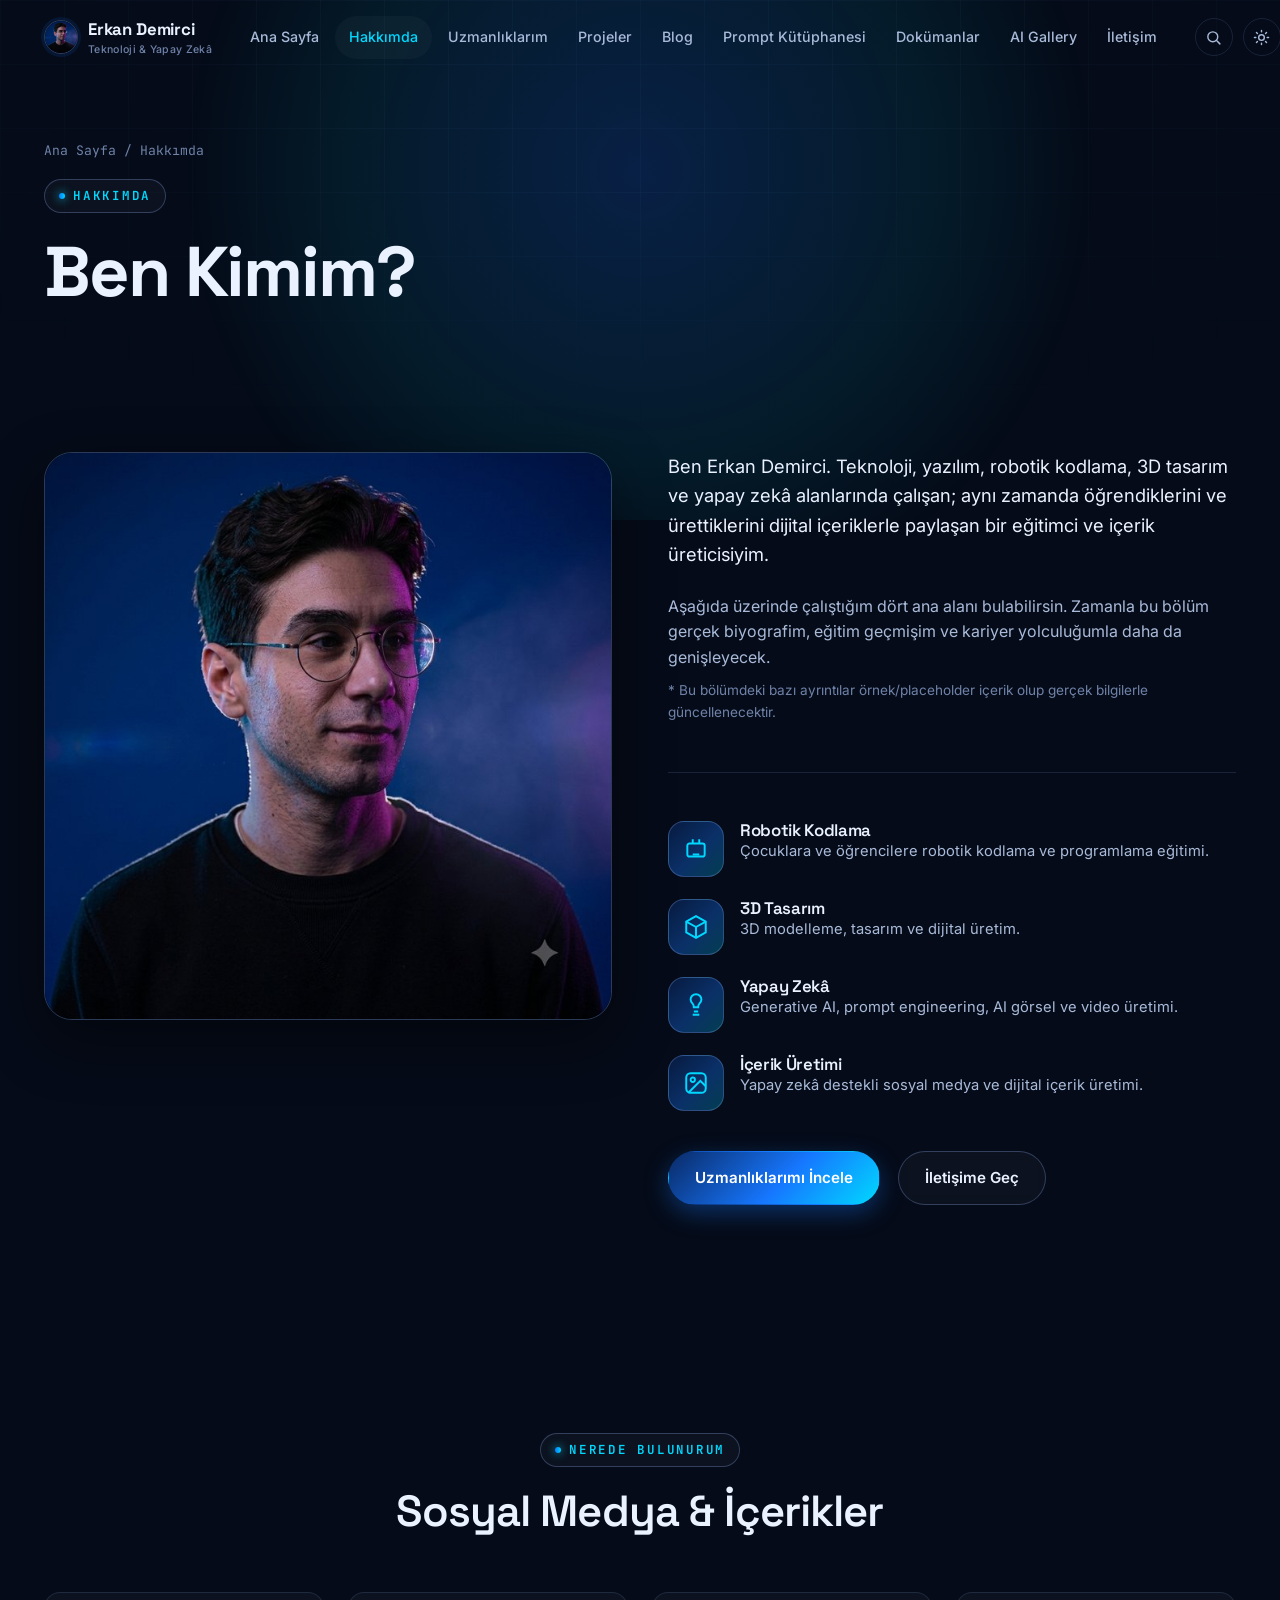
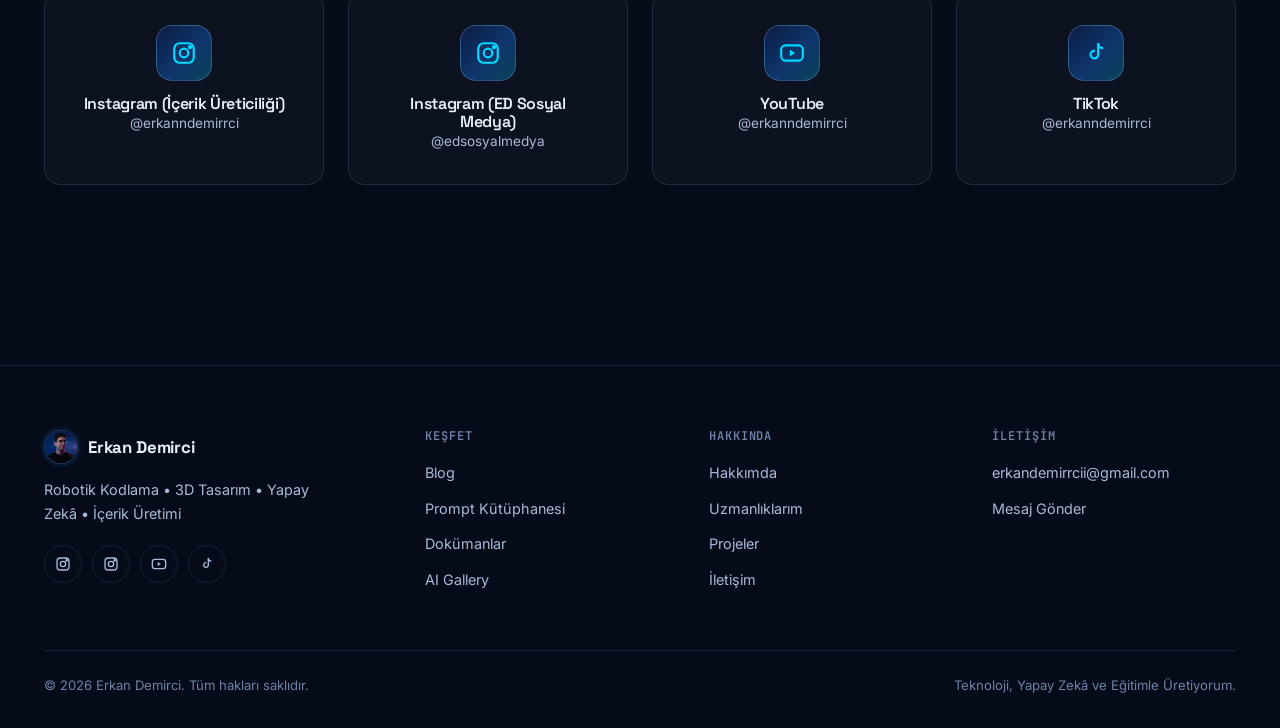
<file: hakkimda.html>
<!doctype html>
<html lang="tr">
<head>
<meta charset="UTF-8" />
<meta name="viewport" content="width=device-width, initial-scale=1" />
<title>Hakkımda | Erkan Demirci</title>
<meta name="description" content="Erkan Demirci kimdir? Robotik kodlama, 3D tasarım, yazılım ve yapay zekâ alanlarındaki yolculuğu." />
<link rel="canonical" href="hakkimda.html" />
<meta property="og:title" content="Hakkımda | Erkan Demirci" />
<meta property="og:image" content="assets/images/erkan-og.jpg" />
<link rel="icon" type="image/jpeg" href="assets/images/erkan-avatar.jpg" />
<link rel="preconnect" href="https://fonts.googleapis.com">
<link rel="preconnect" href="https://fonts.gstatic.com" crossorigin>
<link href="https://fonts.googleapis.com/css2?family=Space+Grotesk:wght@500;600;700&family=Inter:wght@400;500;600;700&family=JetBrains+Mono:wght@400;500;600&display=swap" rel="stylesheet">
<link rel="stylesheet" href="assets/css/style.css" />
</head>
<body>
<a href="#main" class="skip-link">İçeriğe geç</a>
<div id="site-header"></div>

<main id="main">
  <section class="page-header">
    <div class="container">
      <div class="breadcrumb reveal in"><a href="index.html">Ana Sayfa</a> / Hakkımda</div>
      <div class="eyebrow reveal in">Hakkımda</div>
      <h1 class="reveal in">Ben Kimim?</h1>
    </div>
  </section>

  <section class="section-tight">
    <div class="container">
      <div class="grid grid-2" style="align-items:flex-start; gap:56px;">
        <div class="reveal">
          <div style="border-radius:28px; overflow:hidden; border:1px solid var(--c-border-strong); box-shadow:var(--shadow-lift); position:relative;">
            <img src="assets/images/erkan-about.jpg" alt="Erkan Demirci" style="width:100%; display:block;" />
          </div>
        </div>
        <div class="reveal">
          <p class="lede" id="aboutIntro" style="font-size:1.15rem; color:var(--c-text);"></p>
          <p class="mt-24">Aşağıda üzerinde çalıştığım dört ana alanı bulabilirsin. Zamanla bu bölüm gerçek biyografim, eğitim geçmişim ve kariyer yolculuğumla daha da genişleyecek.</p>
          <p style="font-size:0.85rem; color:var(--c-text-faint); margin-top:10px;">* Bu bölümdeki bazı ayrıntılar örnek/placeholder içerik olup gerçek bilgilerle güncellenecektir.</p>

          <div class="divider"></div>

          <div class="grid" style="gap:22px;">
            <div class="flex gap-16" style="align-items:flex-start;">
              <div class="expertise-icon" style="flex-shrink:0;"><svg viewBox="0 0 24 24" fill="none" stroke="currentColor" stroke-width="1.8" width="22" height="22"><rect x="4" y="7" width="16" height="12" rx="2"/><path d="M9 3v4M15 3v4M8 13h.01M16 13h.01M9 17h6"/></svg></div>
              <div><h3 style="font-size:1.05rem;">Robotik Kodlama</h3><p style="font-size:0.92rem;">Çocuklara ve öğrencilere robotik kodlama ve programlama eğitimi.</p></div>
            </div>
            <div class="flex gap-16" style="align-items:flex-start;">
              <div class="expertise-icon" style="flex-shrink:0;"><svg viewBox="0 0 24 24" fill="none" stroke="currentColor" stroke-width="1.8" width="22" height="22"><path d="M12 2 3 7v10l9 5 9-5V7z"/><path d="M3 7l9 5 9-5M12 12v10"/></svg></div>
              <div><h3 style="font-size:1.05rem;">3D Tasarım</h3><p style="font-size:0.92rem;">3D modelleme, tasarım ve dijital üretim.</p></div>
            </div>
            <div class="flex gap-16" style="align-items:flex-start;">
              <div class="expertise-icon" style="flex-shrink:0;"><svg viewBox="0 0 24 24" fill="none" stroke="currentColor" stroke-width="1.8" width="22" height="22"><path d="M12 2a5 5 0 0 1 5 5c0 2-1 3-2 4s-1 2-1 3H10c0-1 0-2-1-3s-2-2-2-4a5 5 0 0 1 5-5Z"/><path d="M10 18h4M9 21h6"/></svg></div>
              <div><h3 style="font-size:1.05rem;">Yapay Zekâ</h3><p style="font-size:0.92rem;">Generative AI, prompt engineering, AI görsel ve video üretimi.</p></div>
            </div>
            <div class="flex gap-16" style="align-items:flex-start;">
              <div class="expertise-icon" style="flex-shrink:0;"><svg viewBox="0 0 24 24" fill="none" stroke="currentColor" stroke-width="1.8" width="22" height="22"><rect x="3" y="3" width="18" height="18" rx="4"/><circle cx="9" cy="9" r="2"/><path d="m21 15-5-5L5 21"/></svg></div>
              <div><h3 style="font-size:1.05rem;">İçerik Üretimi</h3><p style="font-size:0.92rem;">Yapay zekâ destekli sosyal medya ve dijital içerik üretimi.</p></div>
            </div>
          </div>

          <div class="hero-ctas mt-40">
            <a href="uzmanliklarim.html" class="btn btn-primary">Uzmanlıklarımı İncele</a>
            <a href="iletisim.html" class="btn btn-secondary">İletişime Geç</a>
          </div>
        </div>
      </div>
    </div>
  </section>

  <section class="section">
    <div class="container">
      <div class="section-head center reveal">
        <div class="eyebrow" style="margin-left:auto;margin-right:auto;">Nerede Bulunurum</div>
        <h2>Sosyal Medya &amp; İçerikler</h2>
      </div>
      <div class="grid grid-4" id="aboutSocials"></div>
    </div>
  </section>
</main>

<div id="site-footer"></div>

<script src="assets/data/site-config.js"></script>
<script src="assets/js/content.js"></script>
<script src="assets/js/ui.js"></script>
<script src="assets/data/projects.js"></script>
<script src="assets/data/posts.js"></script>
<script src="assets/data/prompts.js"></script>
<script src="assets/data/documents.js"></script>
<script src="assets/js/search.js"></script>
<script src="assets/js/partials.js"></script>
<script>
  document.getElementById("aboutIntro").textContent = SITE_CONFIG.aboutIntro;
  const socials = Object.values(SITE_CONFIG.socials).filter(s => s.url);
  document.getElementById("aboutSocials").innerHTML = socials.map(s => `
    <a href="${s.url}" target="_blank" rel="noopener" class="card reveal" style="text-align:center;">
      <div class="expertise-icon" style="margin:0 auto 14px;">${window.socialIcon ? window.socialIcon(s.label) : ''}</div>
      <h3 style="font-size:1rem;">${s.label}</h3>
      <p style="font-size:0.85rem;">${s.handle}</p>
    </a>
  `).join("");
</script>
</body>
</html>
</file>
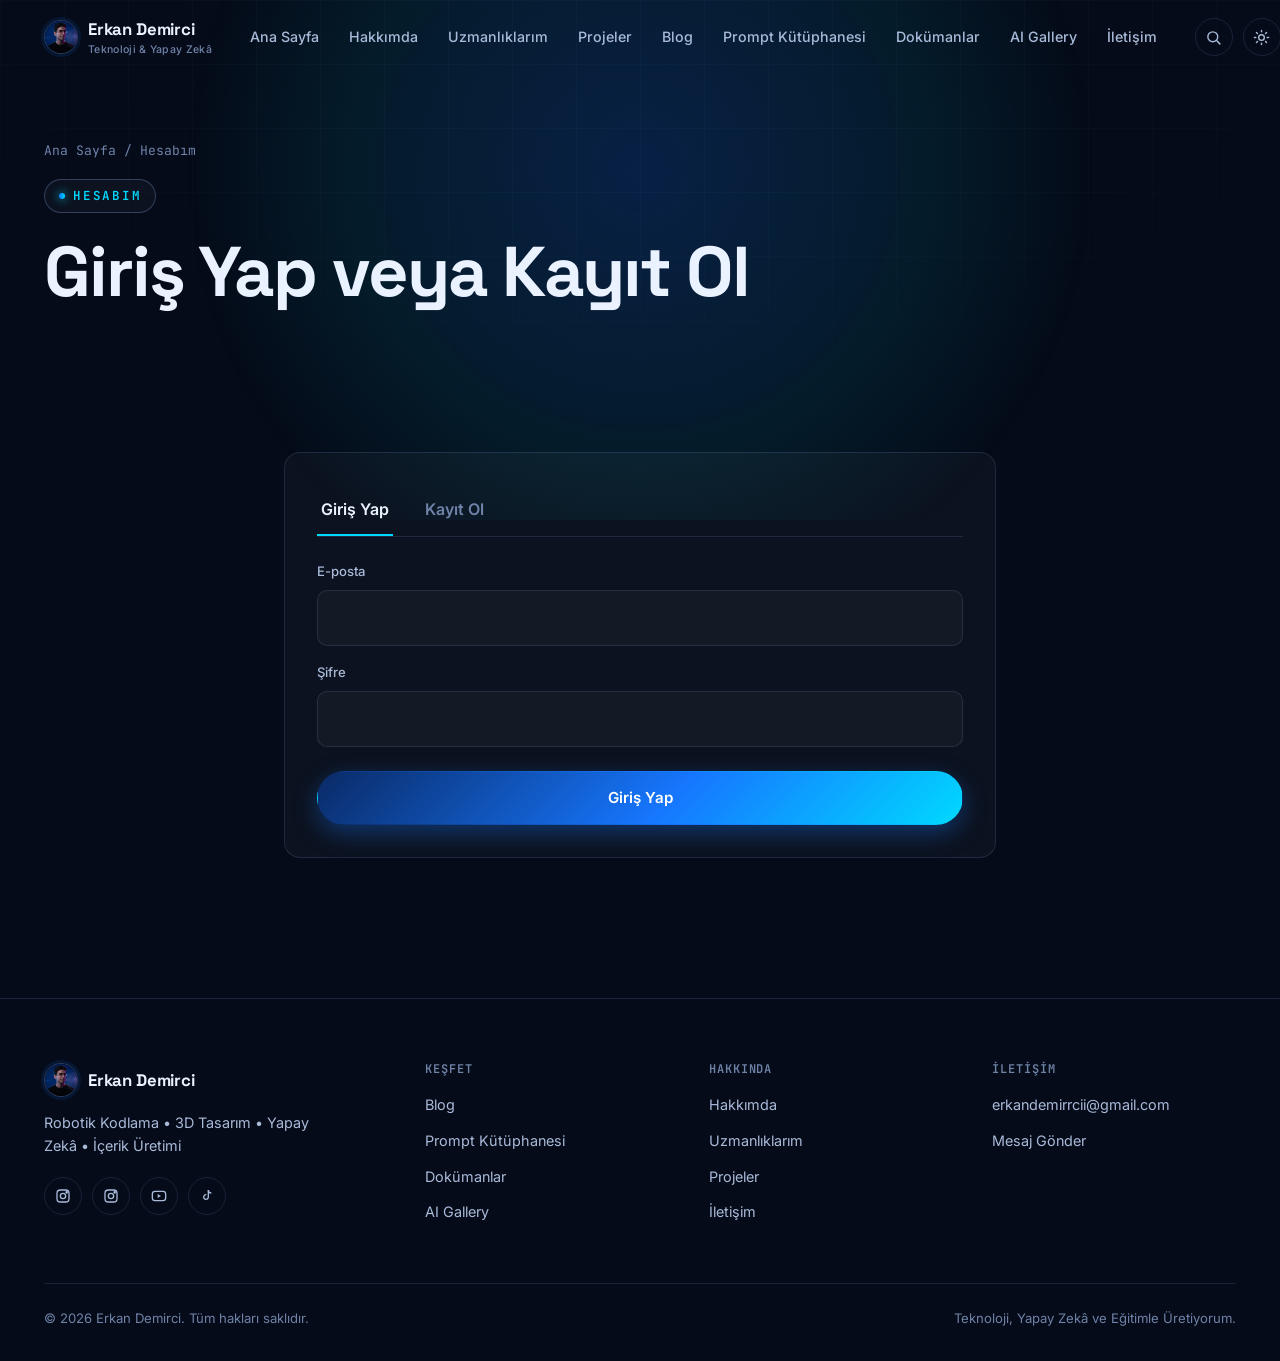
<file: hesap.html>
<!doctype html>
<html lang="tr">
<head>
<meta charset="UTF-8" />
<meta name="viewport" content="width=device-width, initial-scale=1" />
<title>Hesabım | Erkan Demirci</title>
<meta name="description" content="Giriş yap, hesabını yönet ve abonelik paketini seç." />
<link rel="canonical" href="hesap.html" />
<link rel="icon" type="image/jpeg" href="assets/images/erkan-avatar.jpg" />
<link rel="preconnect" href="https://fonts.googleapis.com">
<link rel="preconnect" href="https://fonts.gstatic.com" crossorigin>
<link href="https://fonts.googleapis.com/css2?family=Space+Grotesk:wght@500;600;700&family=Inter:wght@400;500;600;700&family=JetBrains+Mono:wght@400;500;600&display=swap" rel="stylesheet">
<link rel="stylesheet" href="assets/css/style.css" />
</head>
<body>
<a href="#main" class="skip-link">İçeriğe geç</a>
<div id="site-header"></div>

<main id="main">
  <section class="page-header">
    <div class="container">
      <div class="breadcrumb reveal in"><a href="index.html">Ana Sayfa</a> / Hesabım</div>
      <div class="eyebrow reveal in">Hesabım</div>
      <h1 class="reveal in" id="pageHeading">Giriş Yap veya Kayıt Ol</h1>
    </div>
  </section>

  <section class="section-tight">
    <div class="container" style="max-width:760px;">

      <!-- Giriş yapmamış kullanıcı için: giriş/kayıt formu -->
      <div id="authSection" class="reveal in">
        <div class="card">
          <div class="auth-tabs">
            <button class="auth-tab active" data-tab="login">Giriş Yap</button>
            <button class="auth-tab" data-tab="register">Kayıt Ol</button>
          </div>

          <div id="formMsg" class="form-msg"></div>

          <form id="loginForm">
            <div class="grid" style="gap:16px;">
              <div class="field"><label for="loginEmail">E-posta</label><input type="email" id="loginEmail" required /></div>
              <div class="field"><label for="loginPassword">Şifre</label><input type="password" id="loginPassword" required /></div>
            </div>
            <button type="submit" class="btn btn-primary btn-block mt-24">Giriş Yap</button>
          </form>

          <form id="registerForm" style="display:none;">
            <div class="grid" style="gap:16px;">
              <div class="field"><label for="regName">Ad Soyad</label><input type="text" id="regName" /></div>
              <div class="field"><label for="regEmail">E-posta</label><input type="email" id="regEmail" required /></div>
              <div class="field"><label for="regPassword">Şifre (en az 8 karakter)</label><input type="password" id="regPassword" required minlength="8" /></div>
            </div>
            <button type="submit" class="btn btn-primary btn-block mt-24">Hesap Oluştur</button>
          </form>
        </div>
      </div>

      <!-- Giriş yapmış kullanıcı için: hesap bilgisi + plan seçimi -->
      <div id="accountSection" class="reveal in" style="display:none;">
        <div class="card mb-16">
          <div class="flex justify-between items-center" style="flex-wrap:wrap; gap:16px;">
            <div>
              <h3 style="font-size:1.1rem; margin-bottom:6px;" id="accountName">-</h3>
              <p class="text-faint" style="font-size:0.85rem;" id="accountEmail">-</p>
            </div>
            <div class="flex items-center gap-12">
              <span class="plan-badge-current" id="planBadge">-</span>
              <button class="btn btn-secondary btn-sm" id="logoutBtn">Çıkış Yap</button>
            </div>
          </div>
        </div>

        <div class="card">
          <h3 style="margin-bottom:8px;">Abonelik Paketleri</h3>
          <p class="text-dim" style="font-size:0.9rem;">Bir paket seçtiğinde Iyzico güvenli ödeme sayfasına yönlendirileceksin.</p>
          <div class="plan-pick-grid" id="planGrid"></div>
        </div>
      </div>

    </div>
  </section>
</main>

<div id="site-footer"></div>

<script src="assets/data/site-config.js"></script>
<script src="assets/data/projects.js"></script>
<script src="assets/data/posts.js"></script>
<script src="assets/data/prompts.js"></script>
<script src="assets/data/documents.js"></script>
<script src="assets/js/content.js"></script>
<script src="assets/js/ui.js"></script>
<script src="assets/js/search.js"></script>
<script src="assets/js/auth-client.js"></script>
<script src="assets/js/partials.js"></script>
<script>
  const nextUrl = Content.getQueryParam("next");
  const upgradeTo = Content.getQueryParam("upgrade");

  function showMsg(text, type) {
    const el = document.getElementById("formMsg");
    el.textContent = text;
    el.className = "form-msg " + type;
  }

  function switchTab(tab) {
    document.querySelectorAll(".auth-tab").forEach(t => t.classList.toggle("active", t.dataset.tab === tab));
    document.getElementById("loginForm").style.display = tab === "login" ? "block" : "none";
    document.getElementById("registerForm").style.display = tab === "register" ? "block" : "none";
    document.getElementById("formMsg").className = "form-msg";
  }
  document.querySelectorAll(".auth-tab").forEach(t => t.addEventListener("click", () => switchTab(t.dataset.tab)));

  document.getElementById("loginForm").addEventListener("submit", async (e) => {
    e.preventDefault();
    const email = document.getElementById("loginEmail").value;
    const password = document.getElementById("loginPassword").value;
    const { ok, data } = await AuthClient.login(email, password);
    if (!ok) return showMsg(data?.error || "Giriş yapılamadı.", "error");
    afterAuthSuccess();
  });

  document.getElementById("registerForm").addEventListener("submit", async (e) => {
    e.preventDefault();
    const fullName = document.getElementById("regName").value;
    const email = document.getElementById("regEmail").value;
    const password = document.getElementById("regPassword").value;
    const { ok, data } = await AuthClient.register(email, password, fullName);
    if (!ok) return showMsg(data?.error || "Kayıt oluşturulamadı.", "error");
    afterAuthSuccess();
  });

  document.getElementById("logoutBtn").addEventListener("click", async () => {
    await AuthClient.logout();
    window.location.reload();
  });

  function afterAuthSuccess() {
    if (nextUrl) { window.location.href = nextUrl; return; }
    window.location.reload();
  }

  async function renderPlans(currentPlanKey) {
    const plans = await AuthClient.getPlans();
    const grid = document.getElementById("planGrid");
    grid.innerHTML = plans.filter(p => p.key !== "FREE").map(p => `
      <div class="plan-pick-card ${p.key === upgradeTo ? 'highlight' : ''}">
        <h4>${Content.escapeHtml(p.name)}</h4>
        <div class="price">${p.priceTRY} TL <span>/ 30 gün</span></div>
        <p style="font-size:0.85rem;" class="text-dim">${Content.escapeHtml(p.description || "")}</p>
        ${currentPlanKey === p.key
          ? `<span class="mini-tag mt-16" style="display:inline-block;">Mevcut Paketin</span>`
          : `<button class="btn btn-primary btn-block mt-16" data-plan="${p.key}">Bu Paketi Seç</button>`}
      </div>
    `).join("");

    grid.querySelectorAll("[data-plan]").forEach(btn => {
      btn.addEventListener("click", async () => {
        btn.textContent = "Yönlendiriliyor...";
        btn.disabled = true;
        const { ok, data } = await AuthClient.startCheckout(btn.getAttribute("data-plan"));
        if (!ok) {
          window.showToast(data?.error || "Ödeme başlatılamadı.");
          btn.textContent = "Bu Paketi Seç";
          btn.disabled = false;
          return;
        }
        sessionStorage.setItem("iyzico_checkout_form", data.checkoutFormContent || "");
        window.location.href = "odeme.html";
      });
    });
  }

  async function init() {
    const me = await AuthClient.getMe();
    if (me) {
      document.getElementById("pageHeading").textContent = "Hesabım";
      document.getElementById("authSection").style.display = "none";
      document.getElementById("accountSection").style.display = "block";
      document.getElementById("accountName").textContent = me.fullName || "Hoş geldin";
      document.getElementById("accountEmail").textContent = me.email;
      document.getElementById("planBadge").textContent = (AuthClient.PLAN_LABELS[me.plan] || me.plan) + " Paket";
      renderPlans(me.plan);
    } else {
      switchTab("login");
    }
  }
  init();
</script>
</body>
</html>
</file>
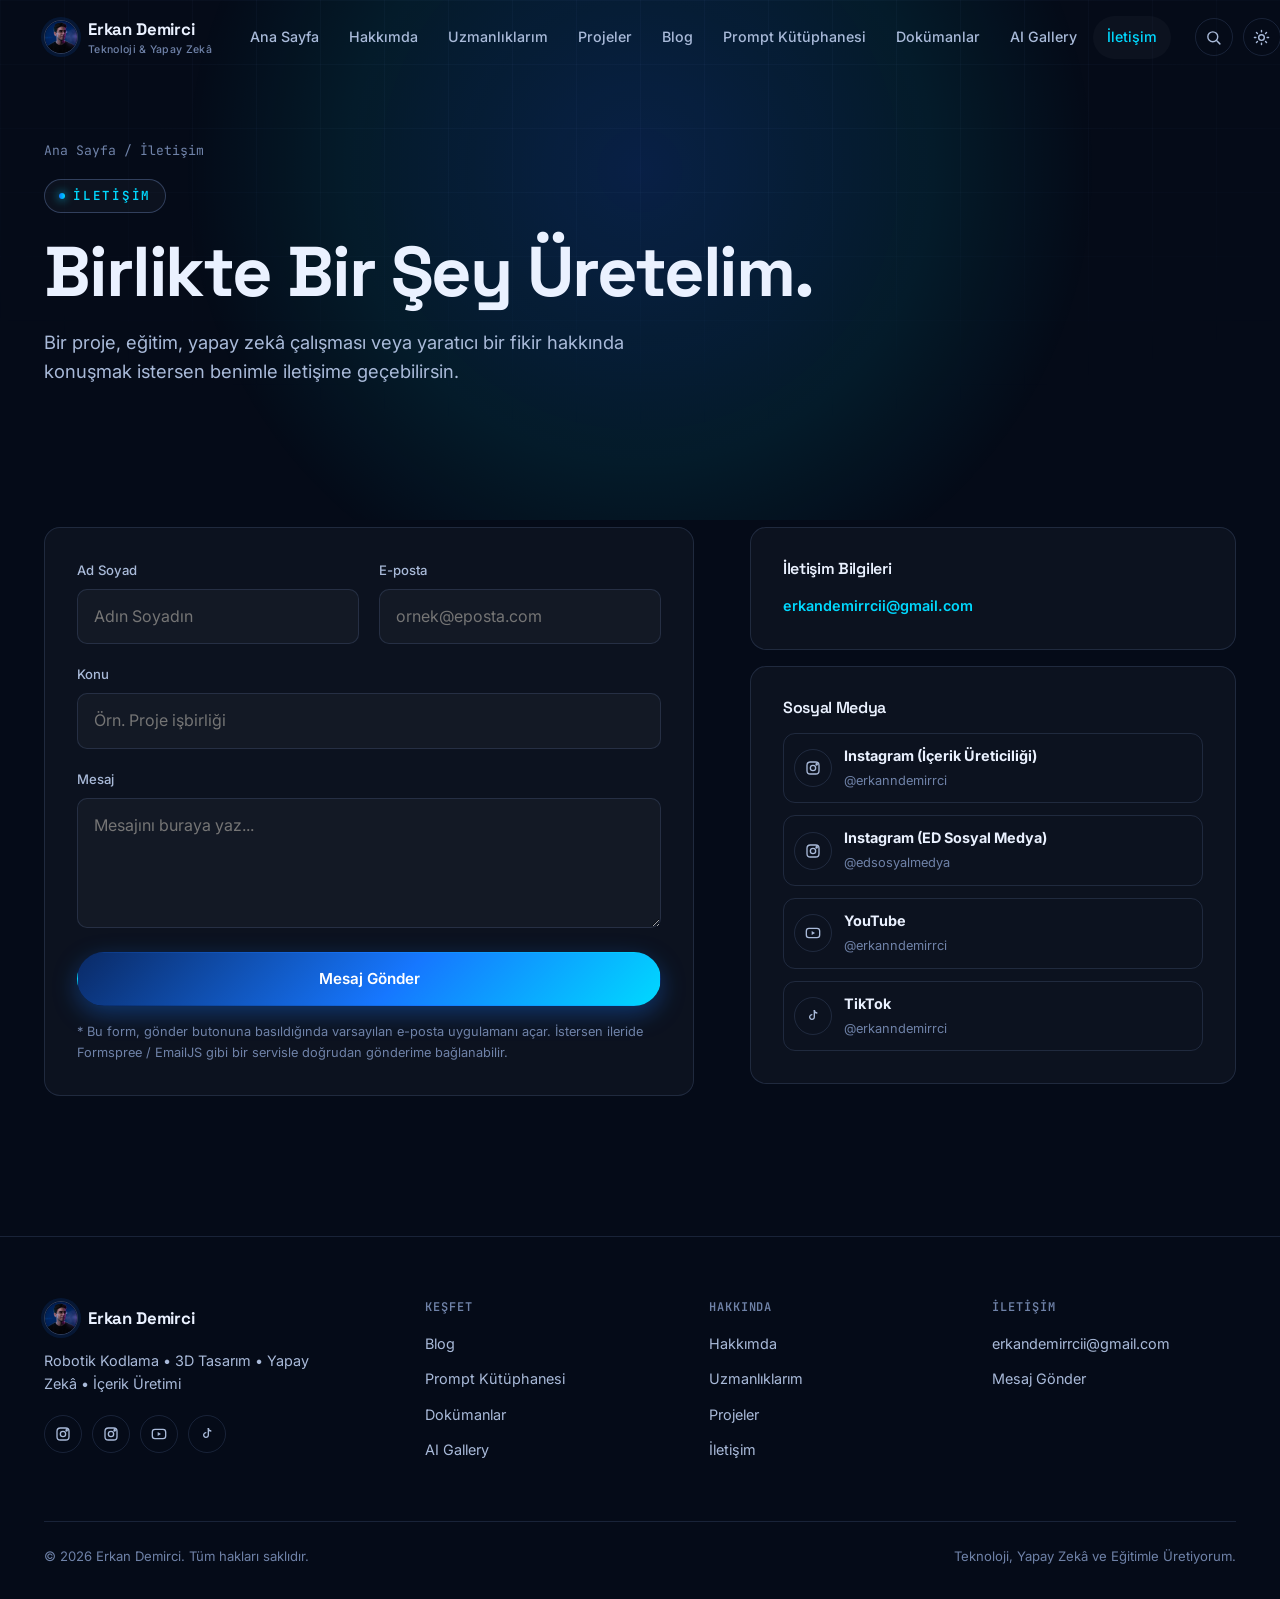
<file: iletisim.html>
<!doctype html>
<html lang="tr">
<head>
<meta charset="UTF-8" />
<meta name="viewport" content="width=device-width, initial-scale=1" />
<title>İletişim | Erkan Demirci</title>
<meta name="description" content="Bir proje, eğitim veya yapay zekâ çalışması hakkında Erkan Demirci ile iletişime geç." />
<link rel="canonical" href="iletisim.html" />
<meta property="og:title" content="İletişim | Erkan Demirci" />
<meta property="og:image" content="assets/images/erkan-og.jpg" />
<link rel="icon" type="image/jpeg" href="assets/images/erkan-avatar.jpg" />
<link rel="preconnect" href="https://fonts.googleapis.com">
<link rel="preconnect" href="https://fonts.gstatic.com" crossorigin>
<link href="https://fonts.googleapis.com/css2?family=Space+Grotesk:wght@500;600;700&family=Inter:wght@400;500;600;700&family=JetBrains+Mono:wght@400;500;600&display=swap" rel="stylesheet">
<link rel="stylesheet" href="assets/css/style.css" />
</head>
<body>
<a href="#main" class="skip-link">İçeriğe geç</a>
<div id="site-header"></div>

<main id="main">
  <section class="page-header">
    <div class="container">
      <div class="breadcrumb reveal in"><a href="index.html">Ana Sayfa</a> / İletişim</div>
      <div class="eyebrow reveal in">İletişim</div>
      <h1 class="reveal in">Birlikte Bir Şey Üretelim.</h1>
      <p class="lede reveal in mt-16">Bir proje, eğitim, yapay zekâ çalışması veya yaratıcı bir fikir hakkında konuşmak istersen benimle iletişime geçebilirsin.</p>
    </div>
  </section>

  <section class="section-tight">
    <div class="container">
      <div class="grid" style="grid-template-columns:1.3fr 1fr; gap:56px; align-items:flex-start;">
        <form class="card reveal in" id="contactForm">
          <div class="form-grid">
            <div class="field">
              <label for="fullName">Ad Soyad</label>
              <input type="text" id="fullName" name="fullName" required placeholder="Adın Soyadın" />
            </div>
            <div class="field">
              <label for="email">E-posta</label>
              <input type="email" id="email" name="email" required placeholder="ornek@eposta.com" />
            </div>
            <div class="field full">
              <label for="subject">Konu</label>
              <input type="text" id="subject" name="subject" required placeholder="Örn. Proje işbirliği" />
            </div>
            <div class="field full">
              <label for="message">Mesaj</label>
              <textarea id="message" name="message" required placeholder="Mesajını buraya yaz..."></textarea>
            </div>
          </div>
          <button type="submit" class="btn btn-primary btn-block mt-24">Mesaj Gönder</button>
          <p class="text-faint mt-16" style="font-size:0.8rem;">* Bu form, gönder butonuna basıldığında varsayılan e-posta uygulamanı açar. İstersen ileride Formspree / EmailJS gibi bir servisle doğrudan gönderime bağlanabilir.</p>
        </form>

        <div class="reveal in">
          <div class="card mb-16">
            <h3 style="font-size:1rem; margin-bottom:16px;">İletişim Bilgileri</h3>
            <p style="font-size:0.9rem;" id="contactEmailText"></p>
          </div>
          <div class="card">
            <h3 style="font-size:1rem; margin-bottom:16px;">Sosyal Medya</h3>
            <div style="display:flex; flex-direction:column; gap:12px;" id="contactSocials"></div>
          </div>
        </div>
      </div>
    </div>
  </section>
</main>

<div id="site-footer"></div>

<script src="assets/data/site-config.js"></script>
<script src="assets/js/content.js"></script>
<script src="assets/js/ui.js"></script>
<script src="assets/data/projects.js"></script>
<script src="assets/data/posts.js"></script>
<script src="assets/data/prompts.js"></script>
<script src="assets/data/documents.js"></script>
<script src="assets/js/search.js"></script>
<script src="assets/js/partials.js"></script>
<script>
  document.getElementById("contactEmailText").innerHTML = `<a href="mailto:${SITE_CONFIG.contactEmail}" style="color:var(--c-cyan); font-weight:600;">${SITE_CONFIG.contactEmail}</a>`;

  const socials = Object.values(SITE_CONFIG.socials).filter(s => s.url);
  document.getElementById("contactSocials").innerHTML = socials.map(s => `
    <a href="${s.url}" target="_blank" rel="noopener" class="flex items-center gap-12" style="padding:10px; border-radius:12px; border:1px solid var(--c-border);">
      <span class="icon-btn">${window.socialIcon ? window.socialIcon(s.label) : ''}</span>
      <span><strong style="display:block; font-size:0.9rem;">${s.label}</strong><span class="text-faint" style="font-size:0.8rem;">${s.handle}</span></span>
    </a>
  `).join("");

  document.getElementById("contactForm").addEventListener("submit", function (e) {
    e.preventDefault();
    const name = document.getElementById("fullName").value;
    const email = document.getElementById("email").value;
    const subject = document.getElementById("subject").value;
    const message = document.getElementById("message").value;
    const body = `Ad Soyad: ${name}\nE-posta: ${email}\n\n${message}`;
    window.location.href = `mailto:${SITE_CONFIG.contactEmail}?subject=${encodeURIComponent(subject)}&body=${encodeURIComponent(body)}`;
    window.showToast("E-posta uygulaman açılıyor...");
  });
</script>
</body>
</html>
</file>
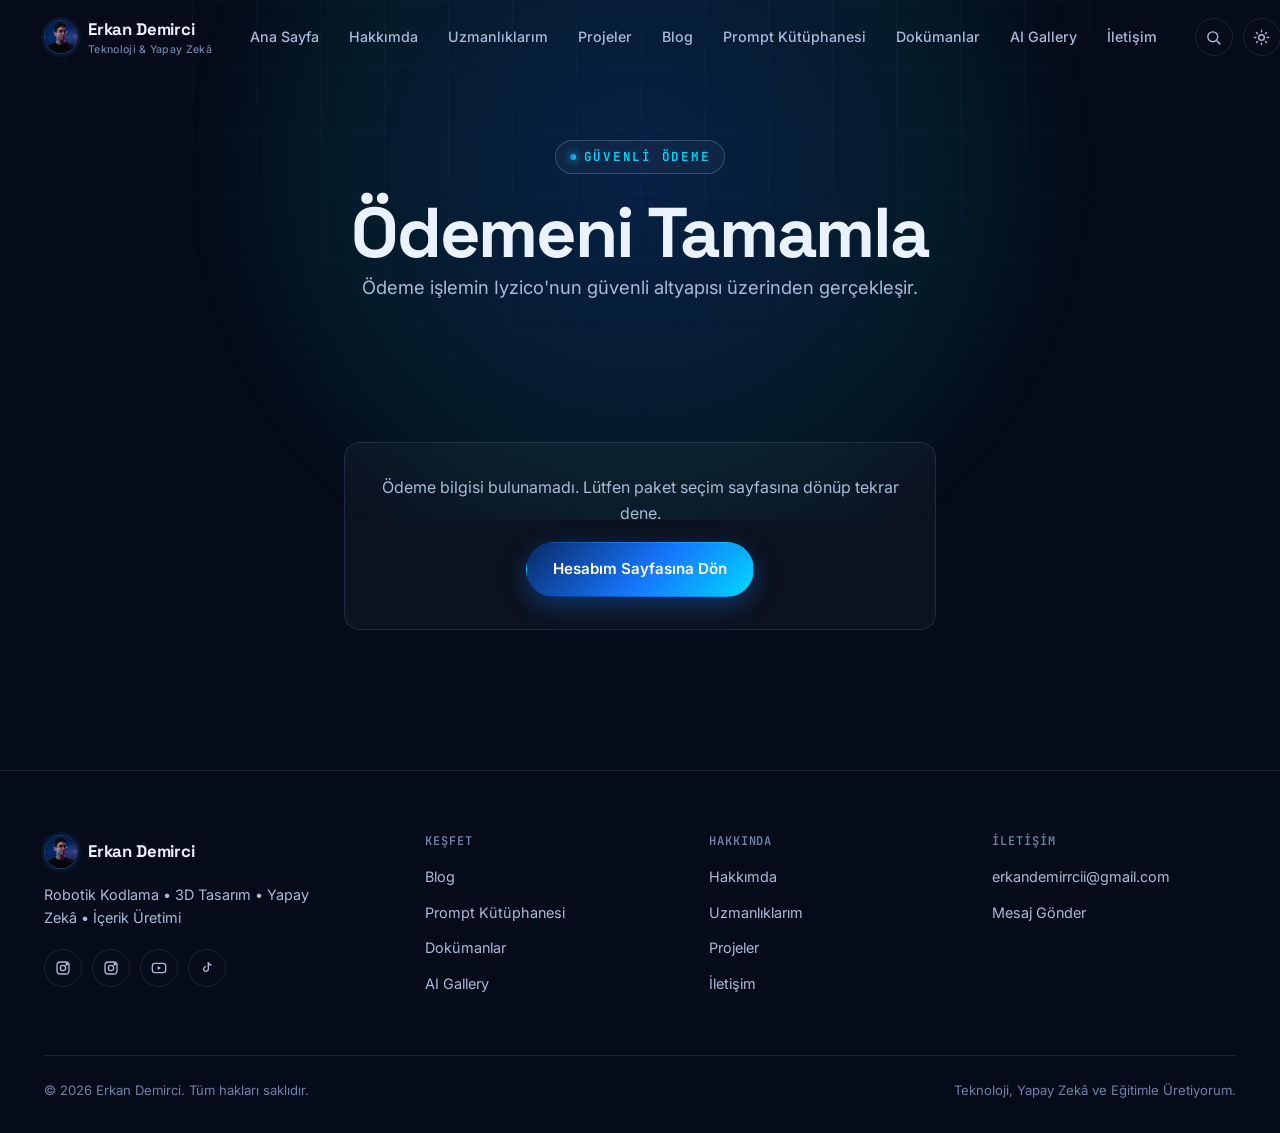
<file: odeme.html>
<!doctype html>
<html lang="tr">
<head>
<meta charset="UTF-8" />
<meta name="viewport" content="width=device-width, initial-scale=1" />
<title>Ödeme | Erkan Demirci</title>
<meta name="robots" content="noindex" />
<link rel="icon" type="image/jpeg" href="assets/images/erkan-avatar.jpg" />
<link rel="preconnect" href="https://fonts.googleapis.com">
<link rel="preconnect" href="https://fonts.gstatic.com" crossorigin>
<link href="https://fonts.googleapis.com/css2?family=Space+Grotesk:wght@500;600;700&family=Inter:wght@400;500;600;700&family=JetBrains+Mono:wght@400;500;600&display=swap" rel="stylesheet">
<link rel="stylesheet" href="assets/css/style.css" />
</head>
<body>
<a href="#main" class="skip-link">İçeriğe geç</a>
<div id="site-header"></div>

<main id="main">
  <section class="page-header text-center">
    <div class="container">
      <div class="eyebrow reveal in" style="margin-left:auto;margin-right:auto;">Güvenli Ödeme</div>
      <h1 class="reveal in">Ödemeni Tamamla</h1>
      <p class="lede reveal in mt-16" style="margin:0 auto;">Ödeme işlemin Iyzico'nun güvenli altyapısı üzerinden gerçekleşir.</p>
    </div>
  </section>

  <section class="section-tight">
    <div class="container" style="max-width:640px;">
      <div class="card reveal in" id="paymentCard">
        <div id="iyzipay-checkout-form" class="responsive"></div>
        <div id="noPayment" style="display:none;" class="text-center">
          <p class="text-dim mb-16">Ödeme bilgisi bulunamadı. Lütfen paket seçim sayfasına dönüp tekrar dene.</p>
          <a href="hesap.html" class="btn btn-primary">Hesabım Sayfasına Dön</a>
        </div>
      </div>
    </div>
  </section>
</main>

<div id="site-footer"></div>

<script src="assets/data/site-config.js"></script>
<script src="assets/js/content.js"></script>
<script src="assets/js/ui.js"></script>
<script src="assets/data/projects.js"></script>
<script src="assets/data/posts.js"></script>
<script src="assets/data/prompts.js"></script>
<script src="assets/data/documents.js"></script>
<script src="assets/js/search.js"></script>
<script src="assets/js/auth-client.js"></script>
<script src="assets/js/partials.js"></script>
<script>
  // Iyzico'nun checkoutFormContent'i (hesap.html'de sessionStorage'a yazıldı) hem
  // HTML hem <script> içerir. innerHTML script'leri otomatik çalıştırmaz, bu yüzden
  // burada script etiketlerini elle yeniden oluşturup çalıştırıyoruz.
  function injectWithScripts(container, htmlString) {
    const temp = document.createElement("div");
    temp.innerHTML = htmlString;
    Array.from(temp.childNodes).forEach((node) => {
      if (node.tagName === "SCRIPT") {
        const s = document.createElement("script");
        if (node.src) s.src = node.src;
        s.textContent = node.textContent;
        container.appendChild(s);
      } else {
        container.appendChild(node);
      }
    });
  }

  const content = sessionStorage.getItem("iyzico_checkout_form");
  if (!content) {
    document.getElementById("noPayment").style.display = "block";
  } else {
    injectWithScripts(document.getElementById("iyzipay-checkout-form"), content);
    sessionStorage.removeItem("iyzico_checkout_form");
  }
</script>
</body>
</html>
</file>
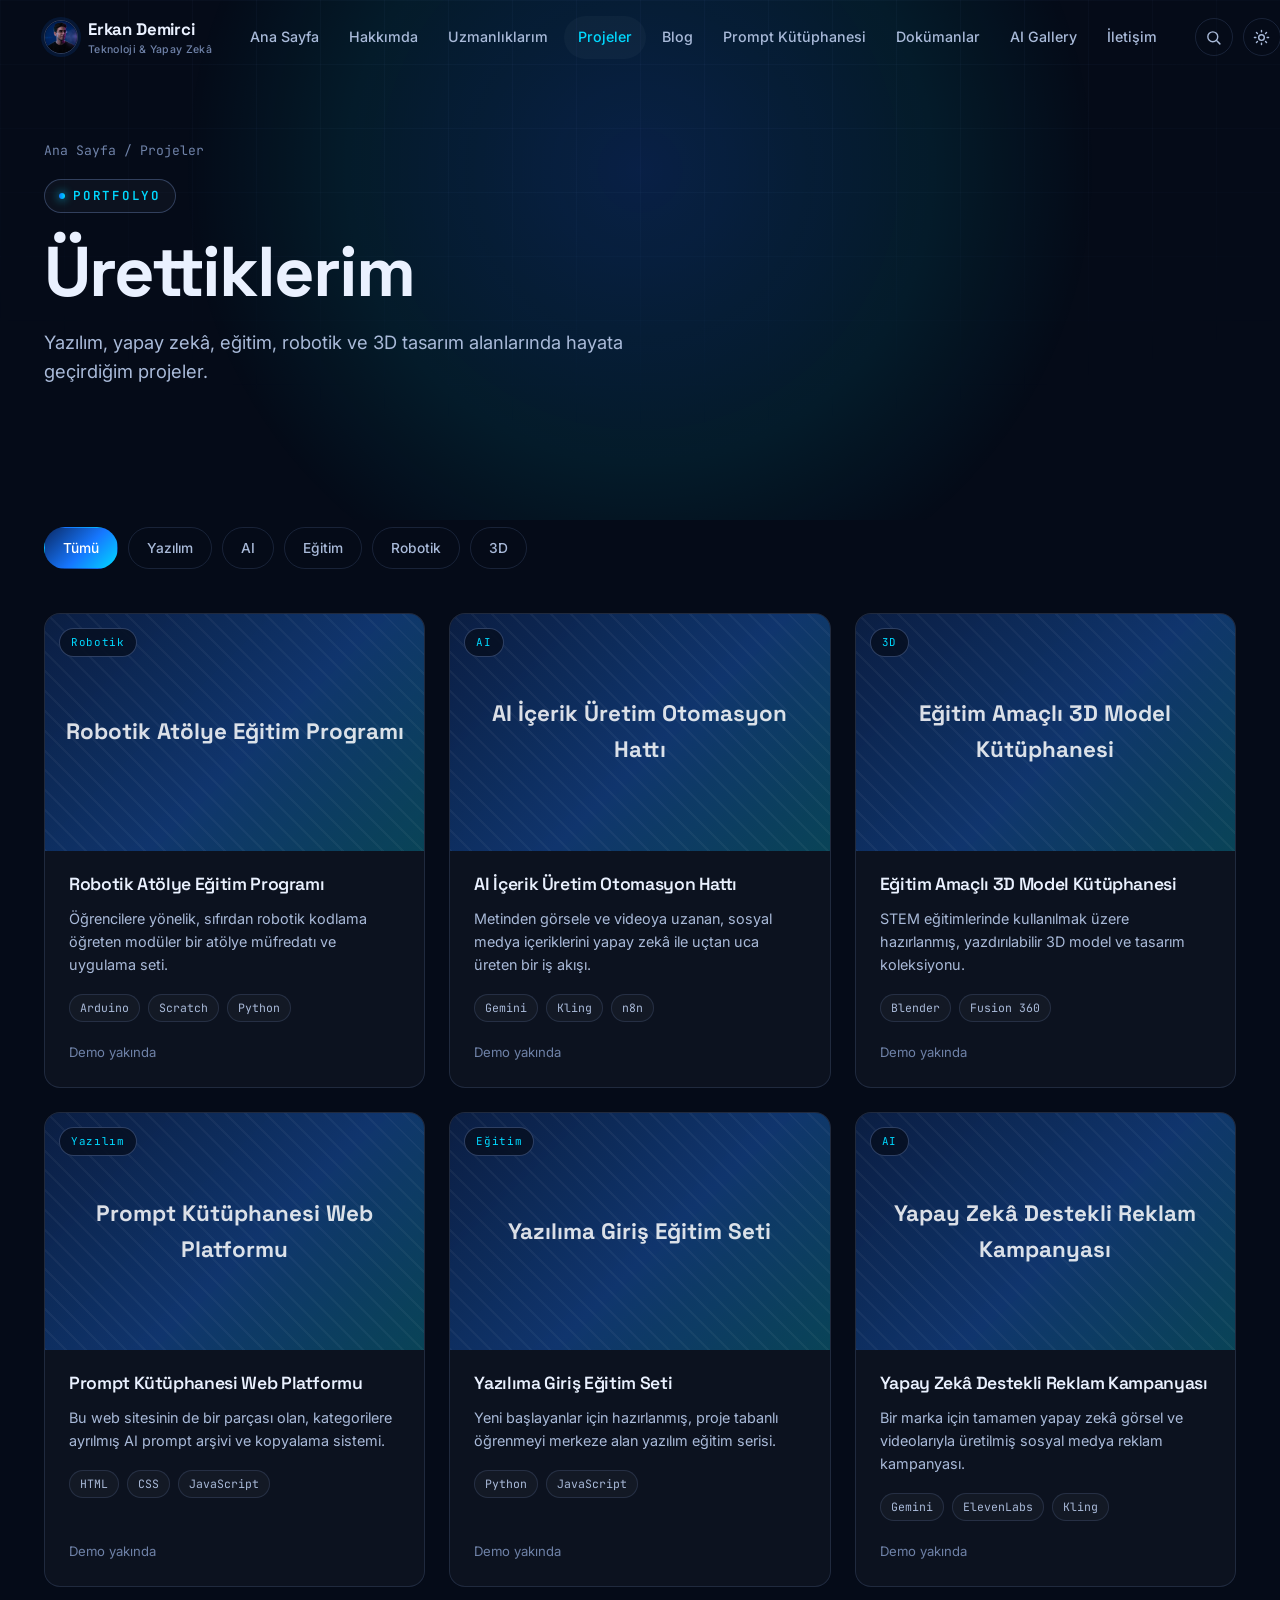
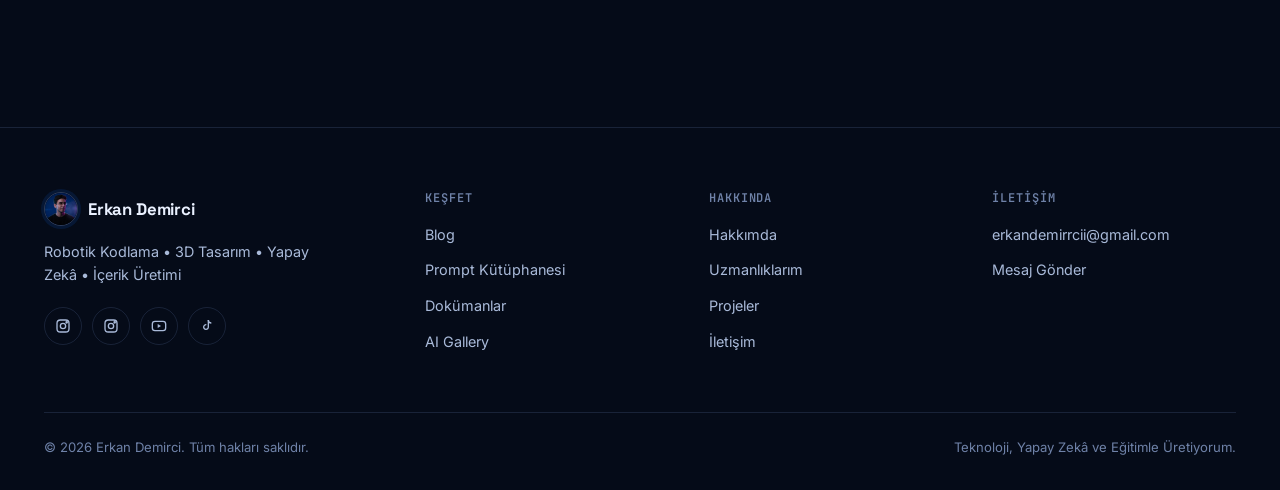
<file: projeler.html>
<!doctype html>
<html lang="tr">
<head>
<meta charset="UTF-8" />
<meta name="viewport" content="width=device-width, initial-scale=1" />
<title>Projeler | Erkan Demirci</title>
<meta name="description" content="Erkan Demirci'nin yazılım, yapay zekâ, eğitim, robotik ve 3D tasarım alanlarındaki projeleri." />
<link rel="canonical" href="projeler.html" />
<meta property="og:title" content="Projeler | Erkan Demirci" />
<meta property="og:image" content="assets/images/erkan-og.jpg" />
<link rel="icon" type="image/jpeg" href="assets/images/erkan-avatar.jpg" />
<link rel="preconnect" href="https://fonts.googleapis.com">
<link rel="preconnect" href="https://fonts.gstatic.com" crossorigin>
<link href="https://fonts.googleapis.com/css2?family=Space+Grotesk:wght@500;600;700&family=Inter:wght@400;500;600;700&family=JetBrains+Mono:wght@400;500;600&display=swap" rel="stylesheet">
<link rel="stylesheet" href="assets/css/style.css" />
</head>
<body>
<a href="#main" class="skip-link">İçeriğe geç</a>
<div id="site-header"></div>

<main id="main">
  <section class="page-header">
    <div class="container">
      <div class="breadcrumb reveal in"><a href="index.html">Ana Sayfa</a> / Projeler</div>
      <div class="eyebrow reveal in">Portfolyo</div>
      <h1 class="reveal in">Ürettiklerim</h1>
      <p class="lede reveal in mt-16">Yazılım, yapay zekâ, eğitim, robotik ve 3D tasarım alanlarında hayata geçirdiğim projeler.</p>
    </div>
  </section>

  <section class="section-tight">
    <div class="container">
      <div class="filter-bar reveal" id="filterBar"></div>
      <div class="grid grid-3" id="projectsGrid"></div>
    </div>
  </section>
</main>

<div id="site-footer"></div>

<script src="assets/data/site-config.js"></script>
<script src="assets/data/projects.js"></script>
<script src="assets/data/posts.js"></script>
<script src="assets/data/prompts.js"></script>
<script src="assets/data/documents.js"></script>
<script src="assets/js/content.js"></script>
<script src="assets/js/ui.js"></script>
<script src="assets/js/search.js"></script>
<script src="assets/js/partials.js"></script>
<script>
  const CATS = ["Tümü", "Yazılım", "AI", "Eğitim", "Robotik", "3D"];
  let activeCat = "Tümü";

  function renderFilters() {
    document.getElementById("filterBar").innerHTML = CATS.map(c => `
      <button class="filter-btn ${c === activeCat ? 'active' : ''}" data-cat="${c}">${c}</button>
    `).join("");
    document.querySelectorAll(".filter-btn").forEach(btn => {
      btn.addEventListener("click", () => { activeCat = btn.getAttribute("data-cat"); renderFilters(); renderGrid(); });
    });
  }

  function renderGrid() {
    const list = activeCat === "Tümü" ? PROJECTS : PROJECTS.filter(p => p.category === activeCat);
    const grid = document.getElementById("projectsGrid");
    grid.innerHTML = list.length ? list.map(Content.projectCardHtml).join("") : Content.emptyStateHtml("Bu kategoride henüz proje yok.");
  }

  renderFilters();
  renderGrid();
</script>
</body>
</html>
</file>
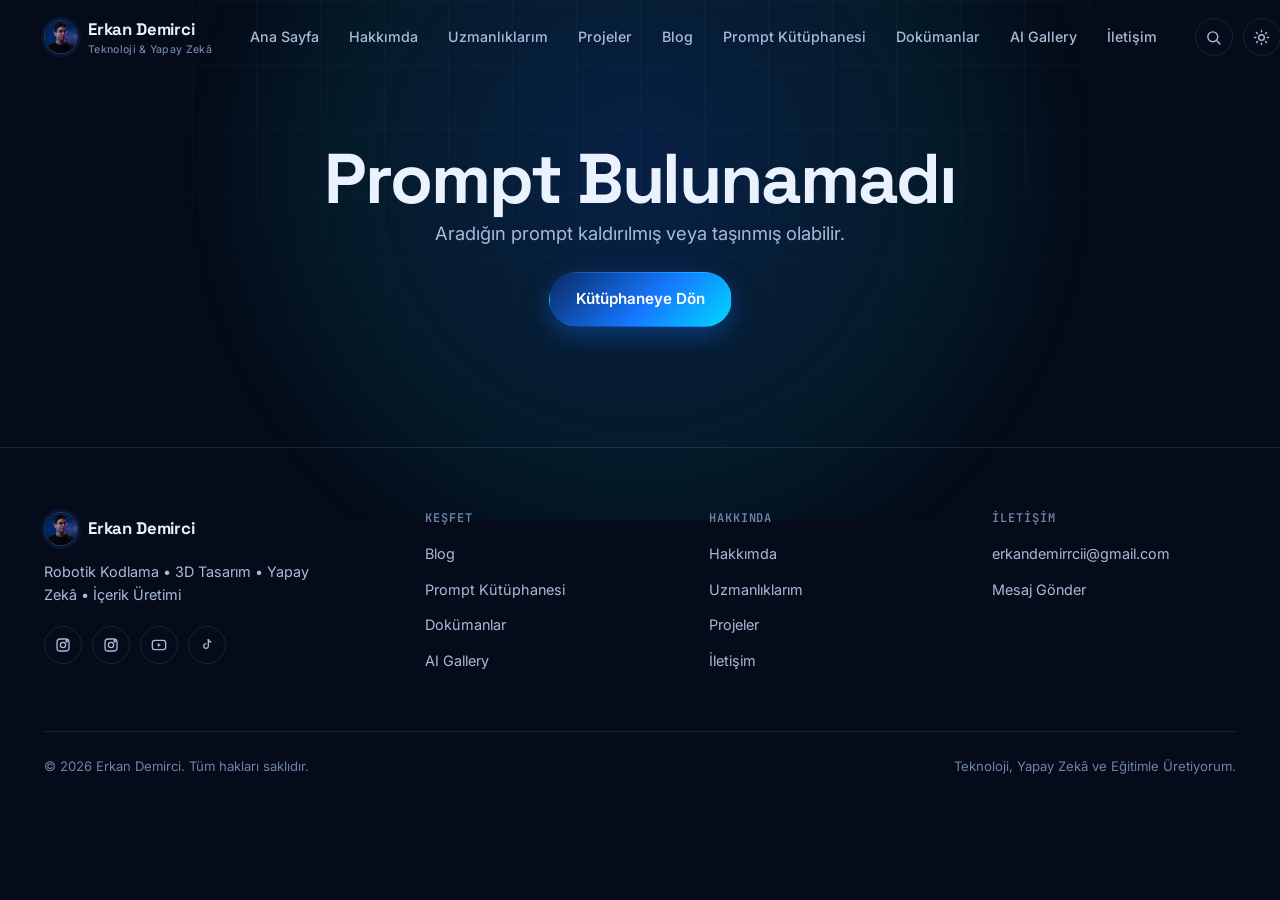
<file: prompt-detay.html>
<!doctype html>
<html lang="tr">
<head>
<meta charset="UTF-8" />
<meta name="viewport" content="width=device-width, initial-scale=1" />
<title id="pageTitle">Prompt Detayı | Erkan Demirci</title>
<meta name="description" id="pageDesc" content="" />
<link rel="canonical" id="pageCanonical" href="prompt-detay.html" />
<meta property="og:title" id="ogTitle" content="" />
<meta property="og:image" content="assets/images/erkan-og.jpg" />
<link rel="icon" type="image/jpeg" href="assets/images/erkan-avatar.jpg" />
<link rel="preconnect" href="https://fonts.googleapis.com">
<link rel="preconnect" href="https://fonts.gstatic.com" crossorigin>
<link href="https://fonts.googleapis.com/css2?family=Space+Grotesk:wght@500;600;700&family=Inter:wght@400;500;600;700&family=JetBrains+Mono:wght@400;500;600&display=swap" rel="stylesheet">
<link rel="stylesheet" href="assets/css/style.css" />
</head>
<body>
<a href="#main" class="skip-link">İçeriğe geç</a>
<div id="site-header"></div>

<main id="main">
  <div id="promptContent"></div>
  <div id="notFound" style="display:none;">
    <section class="page-header text-center">
      <div class="container">
        <h1>Prompt Bulunamadı</h1>
        <p class="lede mt-16" style="margin:0 auto;">Aradığın prompt kaldırılmış veya taşınmış olabilir.</p>
        <a href="prompt-kutuphanesi.html" class="btn btn-primary mt-24">Kütüphaneye Dön</a>
      </div>
    </section>
  </div>
</main>

<div id="site-footer"></div>

<script src="assets/data/site-config.js"></script>
<script src="assets/data/projects.js"></script>
<script src="assets/data/posts.js"></script>
<script src="assets/data/prompts.js"></script>
<script src="assets/data/documents.js"></script>
<script src="assets/js/content.js"></script>
<script src="assets/js/ui.js"></script>
<script src="assets/js/search.js"></script>
<script src="assets/js/auth-client.js"></script>
<script src="assets/js/partials.js"></script>
<script>
  const slug = Content.getQueryParam("slug");
  const pr = PROMPTS.find(p => p.slug === slug);
  const diffClass = { "Kolay": "diff-kolay", "Orta": "diff-orta", "Zor": "diff-zor" };

  function promptBodyHtml(pr, unlockedText) {
    if (pr.protected && !unlockedText) {
      return `
        <div class="paywall-card">
          <div class="lock-icon">
            <svg width="26" height="26" viewBox="0 0 24 24" fill="none" stroke="currentColor" stroke-width="2"><rect x="4" y="11" width="16" height="9" rx="2"/><path d="M8 11V7a4 4 0 0 1 8 0v4"/></svg>
          </div>
          <h3 style="margin-bottom:10px;">Bu Prompt ${Content.escapeHtml(Content.planLabel[pr.requiredPlan] || pr.requiredPlan)} Üyelere Özel</h3>
          <p class="text-dim" style="max-width:420px; margin:0 auto;">Tam prompt metnini görmek ve kopyalamak için ${Content.escapeHtml(Content.planLabel[pr.requiredPlan] || pr.requiredPlan)} paketine abone olman gerekiyor.</p>
          <div class="hero-ctas mt-24" style="justify-content:center;">
            <a href="hesap.html?upgrade=${encodeURIComponent(pr.requiredPlan)}&next=${encodeURIComponent(window.location.href)}" class="btn btn-primary">Abone Ol</a>
            <a href="hesap.html?next=${encodeURIComponent(window.location.href)}" class="btn btn-secondary">Zaten üyeyim, giriş yap</a>
          </div>
        </div>
      `;
    }
    return `
      <div class="flex justify-between items-center mb-16" style="flex-wrap:wrap; gap:12px;">
        <h3 style="margin:0;">Prompt</h3>
        <button class="copy-btn" id="copyBtn">Promptu Kopyala</button>
      </div>
      <div class="prompt-full">${Content.escapeHtml(unlockedText || pr.promptText)}</div>
    `;
  }

  if (!pr) {
    document.getElementById("notFound").style.display = "block";
  } else {
    document.getElementById("pageTitle").textContent = pr.title + " | Erkan Demirci";
    document.getElementById("pageDesc").setAttribute("content", pr.excerpt);
    document.getElementById("ogTitle").setAttribute("content", pr.title);
    document.getElementById("pageCanonical").setAttribute("href", "prompt-detay.html?slug=" + encodeURIComponent(pr.slug));

    const hasPreview = pr.beforeImage || pr.afterImage;
    const related = PROMPTS.filter(p => p.slug !== pr.slug && p.category === pr.category).slice(0, 3);

    document.getElementById("promptContent").innerHTML = `
      <section class="page-header">
        <div class="container">
          <div class="breadcrumb reveal in"><a href="index.html">Ana Sayfa</a> / <a href="prompt-kutuphanesi.html">Prompt Kütüphanesi</a> / ${Content.escapeHtml(pr.category)}</div>
          <div class="flex gap-12 items-center mb-16 reveal in">
            <span class="ai-chip">${Content.escapeHtml(pr.ai)}</span>
            <span class="diff-chip ${diffClass[pr.difficulty]||''}">${Content.escapeHtml(pr.difficulty)}</span>
            <span class="mini-tag">${Content.escapeHtml(pr.category)}</span>
          </div>
          <h1 class="reveal in" style="max-width:820px;">${Content.escapeHtml(pr.title)}</h1>
        </div>
      </section>

      <section class="section-tight">
        <div class="container">
          <div class="grid" style="grid-template-columns: 2.2fr 1fr; gap:56px; align-items:flex-start;">
            <div class="reveal in">

              ${hasPreview ? `
                <h3 style="margin-bottom:14px;">Önce / Sonra</h3>
                <div class="before-after">
                  <div class="ba-item">${pr.beforeImage ? `<img src="${pr.beforeImage}" alt="Önce" />` : `<div class="ph-cover" style="aspect-ratio:1/1;"><span>Önce</span></div>`}<span class="ba-label">ÖNCE</span></div>
                  <div class="ba-item">${pr.afterImage ? `<img src="${pr.afterImage}" alt="Sonra" />` : `<div class="ph-cover" style="aspect-ratio:1/1;"><span>Sonra</span></div>`}<span class="ba-label">SONRA</span></div>
                </div>
              ` : `
                <div class="ph-cover" style="aspect-ratio:16/9; border-radius:var(--radius-lg); margin-bottom:32px;"><span>Sonuç Görseli — yakında</span></div>
              `}

              <div id="promptBody">${promptBodyHtml(pr, null)}</div>

              <div class="divider"></div>
              <div class="tag-cloud">
                ${(pr.tags||[]).map(t => `<a class="tag-pill" href="prompt-kutuphanesi.html?tag=${encodeURIComponent(t)}">#${Content.escapeHtml(t)}</a>`).join("")}
              </div>
            </div>

            <aside class="reveal in">
              <div class="card mb-16">
                <h3 style="font-size:1rem; margin-bottom:16px;">Detaylar</h3>
                <div class="meta-panel">
                  <div class="meta-box"><div class="meta-label">Kullanılan AI</div><div class="meta-value">${Content.escapeHtml(pr.ai)}</div></div>
                  <div class="meta-box"><div class="meta-label">Kategori</div><div class="meta-value">${Content.escapeHtml(pr.category)}</div></div>
                  <div class="meta-box"><div class="meta-label">Zorluk</div><div class="meta-value">${Content.escapeHtml(pr.difficulty)}</div></div>
                  <div class="meta-box" style="grid-column:1/-1;"><div class="meta-label">Amaç</div><div class="meta-value" style="font-weight:500; font-size:0.9rem;">${Content.escapeHtml(pr.purpose)}</div></div>
                </div>
              </div>
              ${related.length ? `
              <div class="card">
                <h3 style="font-size:1rem; margin-bottom:16px;">Benzer Promptlar</h3>
                <div style="display:flex; flex-direction:column; gap:14px;">
                  ${related.map(p => `
                    <a href="prompt-detay.html?slug=${encodeURIComponent(p.slug)}" style="display:block; padding:12px; border-radius:12px; border:1px solid var(--c-border);">
                      <div class="post-meta" style="margin-bottom:4px;"><span class="cat">${Content.escapeHtml(p.ai)}</span></div>
                      <div style="font-size:0.9rem; font-weight:600;">${Content.escapeHtml(p.title)}</div>
                    </a>
                  `).join("")}
                </div>
              </div>` : ``}
              <a href="prompt-kutuphanesi.html" class="btn btn-secondary btn-block mt-16">Tüm Promptlar</a>
            </aside>
          </div>
        </div>
      </section>
    `;

    function wireCopyButton(text) {
      const btn = document.getElementById("copyBtn");
      if (btn) btn.addEventListener("click", function () { copyToClipboard(text, this); });
    }

    if (pr.protected) {
      // Kullanıcı zaten yetkiliyse (giriş yapmış + planı yeterliyse) backend gerçek metni döner.
      AuthClient.fetchProtectedContent(pr.slug).then((result) => {
        if (result.allowed && result.content.fullText) {
          document.getElementById("promptBody").innerHTML = promptBodyHtml(pr, result.content.fullText);
          wireCopyButton(result.content.fullText);
        }
        // allowed değilse mevcut paywall zaten gösteriliyor, ek bir şey yapmaya gerek yok.
      }).catch(() => { /* backend'e ulaşılamazsa paywall görünmeye devam eder */ });
    } else {
      wireCopyButton(pr.promptText);
    }
  }
</script>
</body>
</html>
</file>
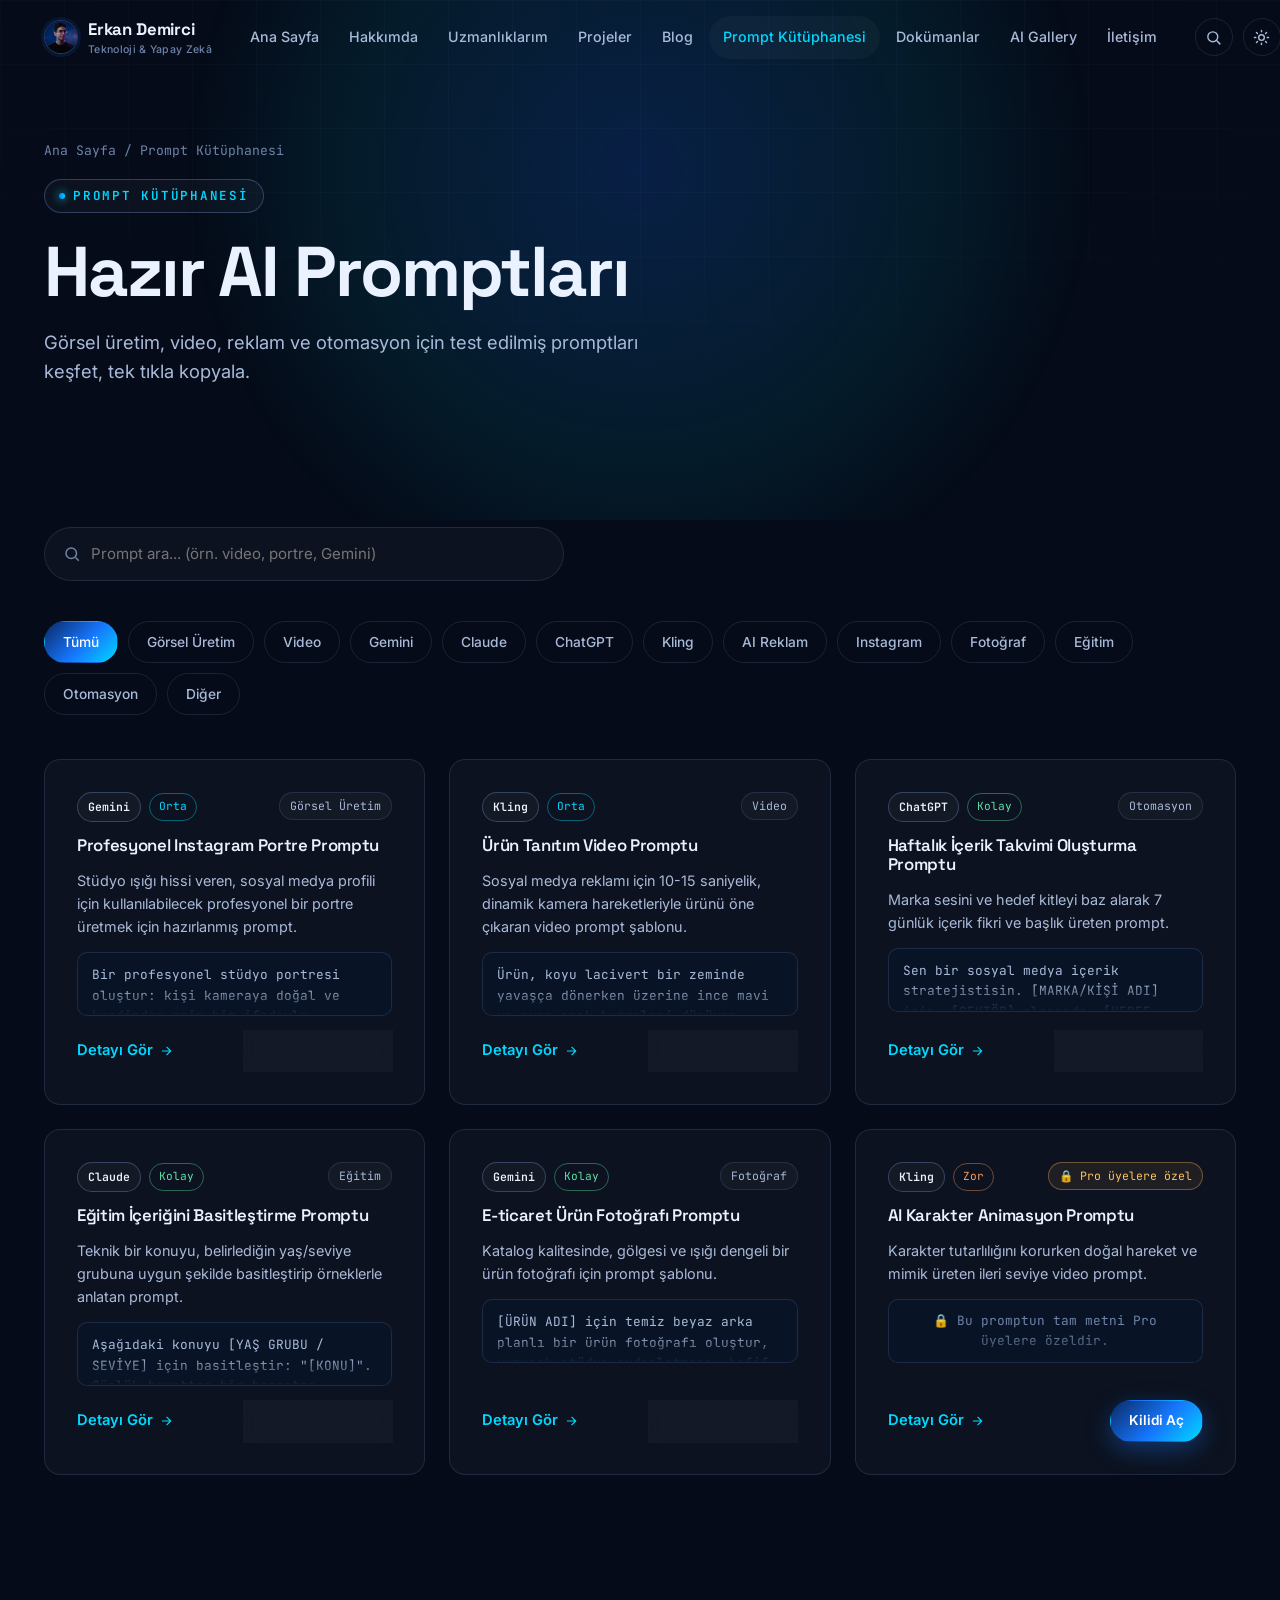
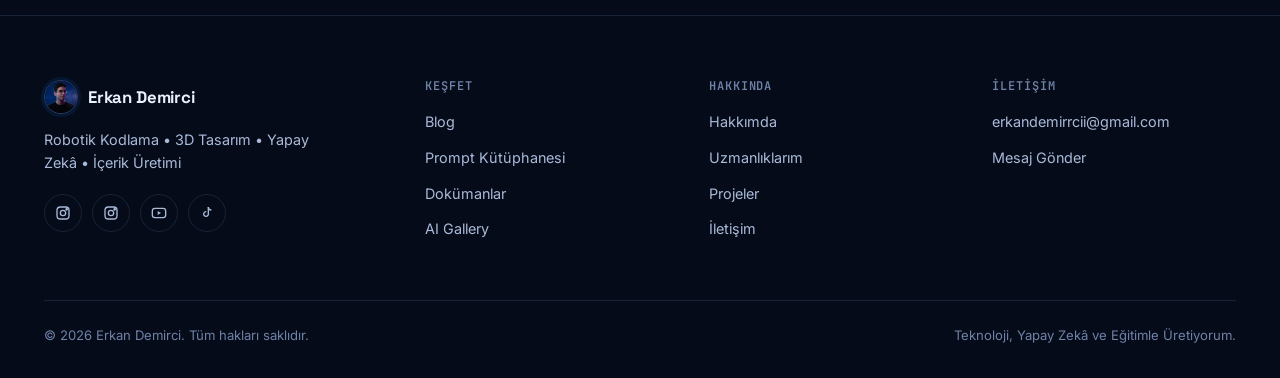
<file: prompt-kutuphanesi.html>
<!doctype html>
<html lang="tr">
<head>
<meta charset="UTF-8" />
<meta name="viewport" content="width=device-width, initial-scale=1" />
<title>Prompt Kütüphanesi | Erkan Demirci</title>
<meta name="description" content="Görsel üretim, video, Gemini, Claude, ChatGPT, Kling ve daha fazlası için hazır AI promptları." />
<link rel="canonical" href="prompt-kutuphanesi.html" />
<meta property="og:title" content="Prompt Kütüphanesi | Erkan Demirci" />
<meta property="og:image" content="assets/images/erkan-og.jpg" />
<link rel="icon" type="image/jpeg" href="assets/images/erkan-avatar.jpg" />
<link rel="preconnect" href="https://fonts.googleapis.com">
<link rel="preconnect" href="https://fonts.gstatic.com" crossorigin>
<link href="https://fonts.googleapis.com/css2?family=Space+Grotesk:wght@500;600;700&family=Inter:wght@400;500;600;700&family=JetBrains+Mono:wght@400;500;600&display=swap" rel="stylesheet">
<link rel="stylesheet" href="assets/css/style.css" />
</head>
<body>
<a href="#main" class="skip-link">İçeriğe geç</a>
<div id="site-header"></div>

<main id="main">
  <section class="page-header">
    <div class="container">
      <div class="breadcrumb reveal in"><a href="index.html">Ana Sayfa</a> / Prompt Kütüphanesi</div>
      <div class="eyebrow reveal in">Prompt Kütüphanesi</div>
      <h1 class="reveal in">Hazır AI Promptları</h1>
      <p class="lede reveal in mt-16">Görsel üretim, video, reklam ve otomasyon için test edilmiş promptları keşfet, tek tıkla kopyala.</p>
    </div>
  </section>

  <section class="section-tight">
    <div class="container">
      <div class="search-box reveal in">
        <svg width="18" height="18" viewBox="0 0 24 24" fill="none" stroke="currentColor" stroke-width="2"><circle cx="11" cy="11" r="7"/><path d="m21 21-4.3-4.3"/></svg>
        <input type="text" id="promptSearch" placeholder="Prompt ara... (örn. video, portre, Gemini)" />
      </div>
      <div class="filter-bar reveal in" id="filterBar"></div>
      <div class="grid grid-3" id="promptsGrid"></div>
    </div>
  </section>
</main>

<div id="site-footer"></div>

<script src="assets/data/site-config.js"></script>
<script src="assets/data/projects.js"></script>
<script src="assets/data/posts.js"></script>
<script src="assets/data/prompts.js"></script>
<script src="assets/data/documents.js"></script>
<script src="assets/js/content.js"></script>
<script src="assets/js/ui.js"></script>
<script src="assets/js/search.js"></script>
<script src="assets/js/auth-client.js"></script>
<script src="assets/js/partials.js"></script>
<script>
  const CATS = ["Tümü", "Görsel Üretim", "Video", "Gemini", "Claude", "ChatGPT", "Kling", "AI Reklam", "Instagram", "Fotoğraf", "Eğitim", "Otomasyon", "Diğer"];
  let activeCat = "Tümü";
  let query = "";

  function renderFilters() {
    document.getElementById("filterBar").innerHTML = CATS.map(c => `
      <button class="filter-btn ${c === activeCat ? 'active' : ''}" data-cat="${c}">${c}</button>
    `).join("");
    document.querySelectorAll(".filter-btn").forEach(btn => {
      btn.addEventListener("click", () => { activeCat = btn.getAttribute("data-cat"); renderFilters(); renderGrid(); });
    });
  }

  function renderGrid() {
    let list = activeCat === "Tümü" ? PROMPTS : PROMPTS.filter(p => p.category === activeCat || p.ai === activeCat);
    if (query) {
      const q = query.toLowerCase();
      list = list.filter(p => (p.title + p.excerpt + p.category + p.ai + (p.tags||[]).join(" ")).toLowerCase().includes(q));
    }
    const grid = document.getElementById("promptsGrid");
    grid.innerHTML = list.length ? list.map(Content.promptCardHtml).join("") : Content.emptyStateHtml("Aramanızla eşleşen bir prompt bulunamadı.");
  }

  document.getElementById("promptSearch").addEventListener("input", (e) => { query = e.target.value; renderGrid(); });

  renderFilters();
  renderGrid();
</script>
</body>
</html>
</file>
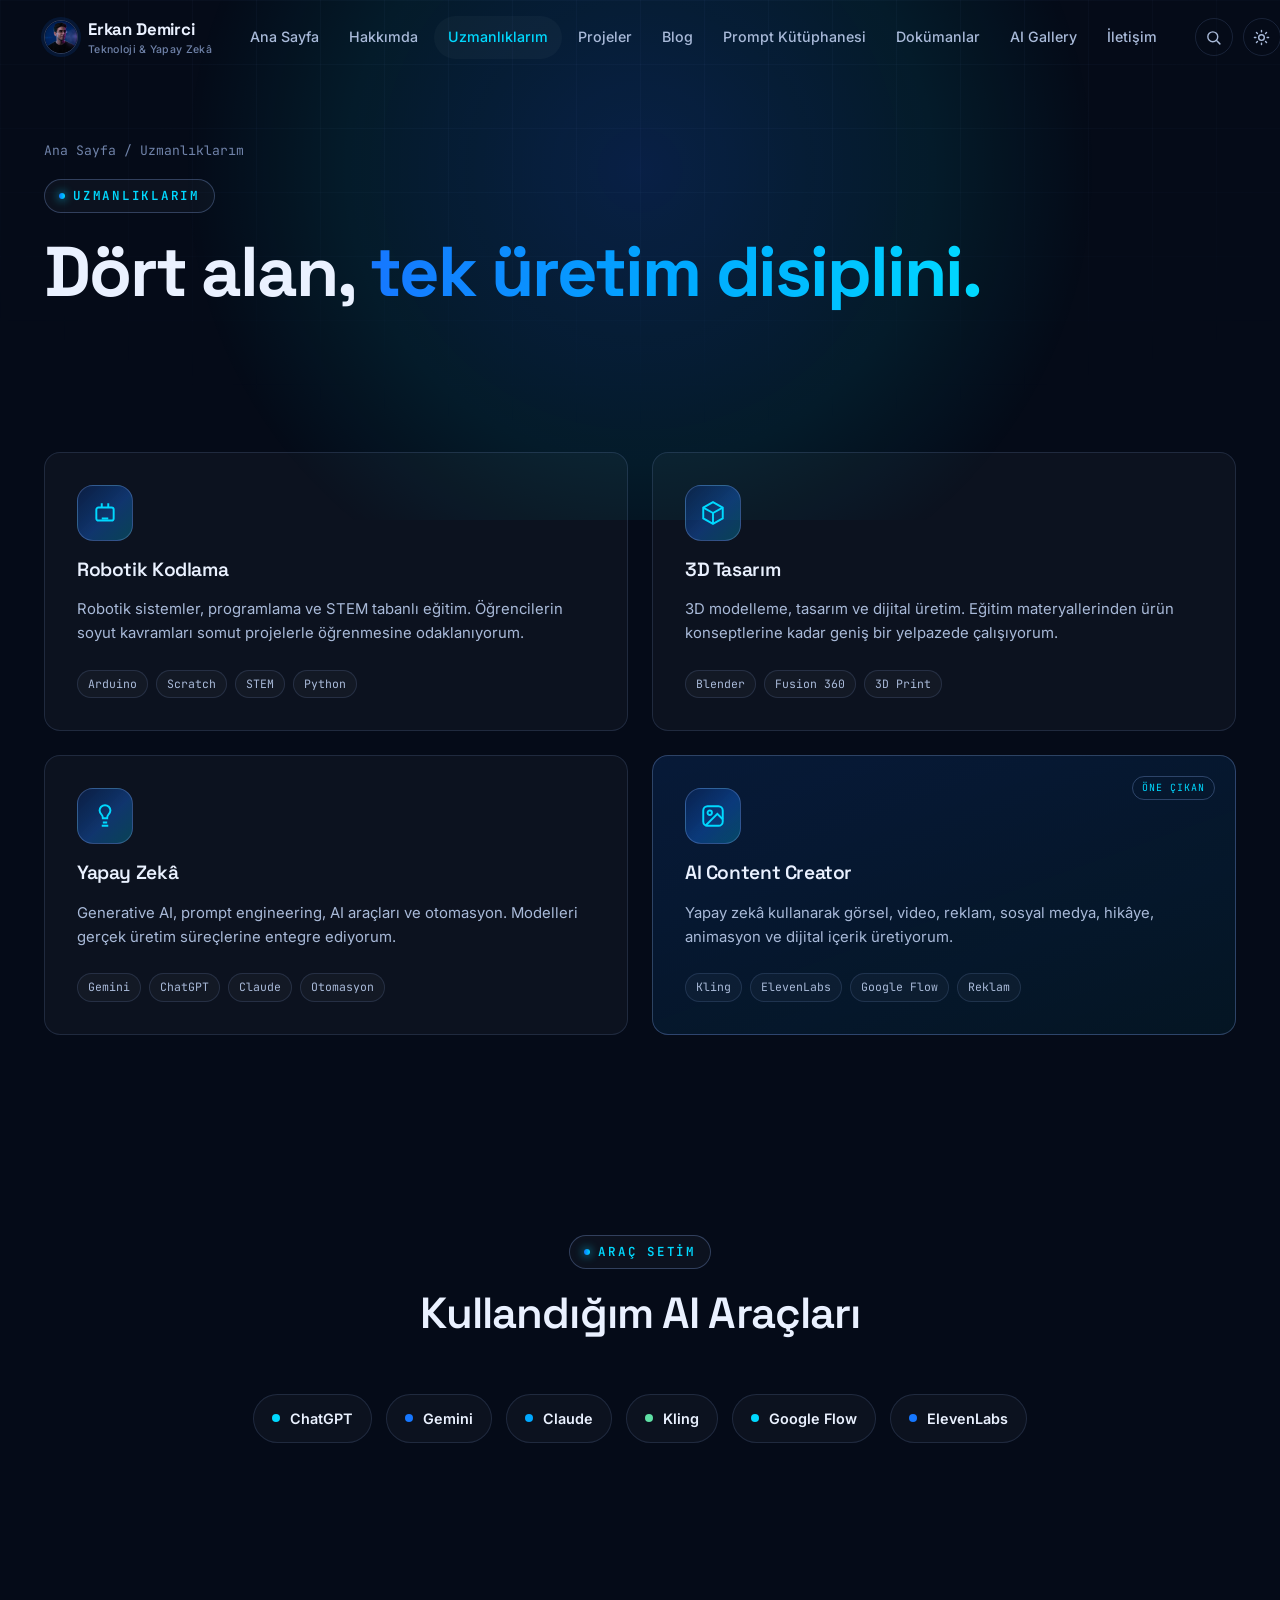
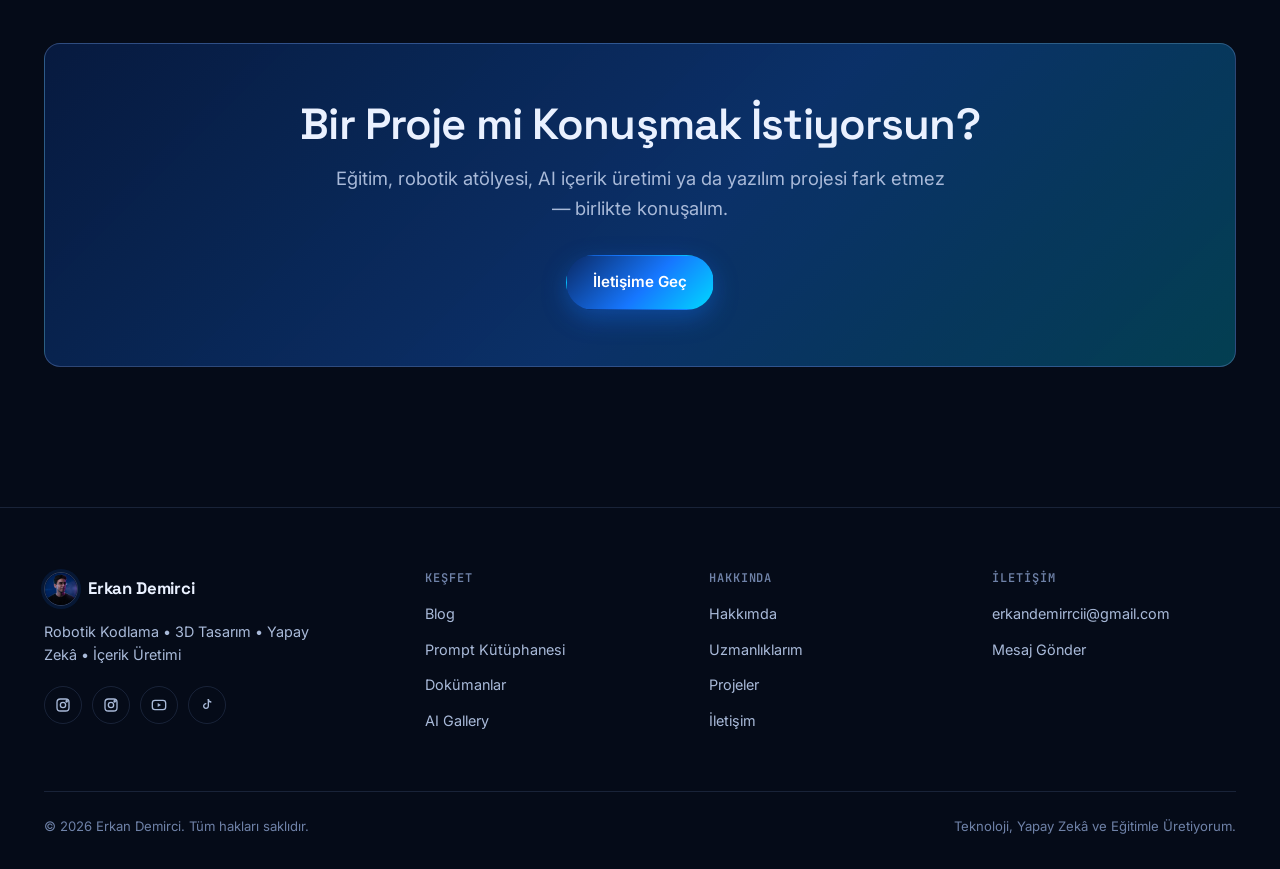
<file: uzmanliklarim.html>
<!doctype html>
<html lang="tr">
<head>
<meta charset="UTF-8" />
<meta name="viewport" content="width=device-width, initial-scale=1" />
<title>Uzmanlıklarım | Erkan Demirci</title>
<meta name="description" content="Robotik kodlama, 3D tasarım, yapay zekâ ve AI content creator alanlarında Erkan Demirci'nin uzmanlıkları." />
<link rel="canonical" href="uzmanliklarim.html" />
<meta property="og:title" content="Uzmanlıklarım | Erkan Demirci" />
<meta property="og:image" content="assets/images/erkan-og.jpg" />
<link rel="icon" type="image/jpeg" href="assets/images/erkan-avatar.jpg" />
<link rel="preconnect" href="https://fonts.googleapis.com">
<link rel="preconnect" href="https://fonts.gstatic.com" crossorigin>
<link href="https://fonts.googleapis.com/css2?family=Space+Grotesk:wght@500;600;700&family=Inter:wght@400;500;600;700&family=JetBrains+Mono:wght@400;500;600&display=swap" rel="stylesheet">
<link rel="stylesheet" href="assets/css/style.css" />
</head>
<body>
<a href="#main" class="skip-link">İçeriğe geç</a>
<div id="site-header"></div>

<main id="main">
  <section class="page-header">
    <div class="container">
      <div class="breadcrumb reveal in"><a href="index.html">Ana Sayfa</a> / Uzmanlıklarım</div>
      <div class="eyebrow reveal in">Uzmanlıklarım</div>
      <h1 class="reveal in">Dört alan, <span class="text-gradient">tek üretim disiplini.</span></h1>
    </div>
  </section>

  <section class="section-tight">
    <div class="container">
      <div class="grid grid-2" style="gap:24px;">
        <div class="card expertise-card reveal">
          <div class="expertise-icon"><svg viewBox="0 0 24 24" fill="none" stroke="currentColor" stroke-width="1.8"><rect x="4" y="7" width="16" height="12" rx="2"/><path d="M9 3v4M15 3v4M8 13h.01M16 13h.01M9 17h6"/></svg></div>
          <h3>Robotik Kodlama</h3>
          <p>Robotik sistemler, programlama ve STEM tabanlı eğitim. Öğrencilerin soyut kavramları somut projelerle öğrenmesine odaklanıyorum.</p>
          <div class="tag-row"><span class="mini-tag">Arduino</span><span class="mini-tag">Scratch</span><span class="mini-tag">STEM</span><span class="mini-tag">Python</span></div>
        </div>
        <div class="card expertise-card reveal">
          <div class="expertise-icon"><svg viewBox="0 0 24 24" fill="none" stroke="currentColor" stroke-width="1.8"><path d="M12 2 3 7v10l9 5 9-5V7z"/><path d="M3 7l9 5 9-5M12 12v10"/></svg></div>
          <h3>3D Tasarım</h3>
          <p>3D modelleme, tasarım ve dijital üretim. Eğitim materyallerinden ürün konseptlerine kadar geniş bir yelpazede çalışıyorum.</p>
          <div class="tag-row"><span class="mini-tag">Blender</span><span class="mini-tag">Fusion 360</span><span class="mini-tag">3D Print</span></div>
        </div>
        <div class="card expertise-card reveal">
          <div class="expertise-icon"><svg viewBox="0 0 24 24" fill="none" stroke="currentColor" stroke-width="1.8"><path d="M12 2a5 5 0 0 1 5 5c0 2-1 3-2 4s-1 2-1 3H10c0-1 0-2-1-3s-2-2-2-4a5 5 0 0 1 5-5Z"/><path d="M10 18h4M9 21h6"/></svg></div>
          <h3>Yapay Zekâ</h3>
          <p>Generative AI, prompt engineering, AI araçları ve otomasyon. Modelleri gerçek üretim süreçlerine entegre ediyorum.</p>
          <div class="tag-row"><span class="mini-tag">Gemini</span><span class="mini-tag">ChatGPT</span><span class="mini-tag">Claude</span><span class="mini-tag">Otomasyon</span></div>
        </div>
        <div class="card expertise-card featured reveal">
          <div class="expertise-icon"><svg viewBox="0 0 24 24" fill="none" stroke="currentColor" stroke-width="1.8"><rect x="3" y="3" width="18" height="18" rx="4"/><circle cx="9" cy="9" r="2"/><path d="m21 15-5-5L5 21"/></svg></div>
          <h3>AI Content Creator</h3>
          <p>Yapay zekâ kullanarak görsel, video, reklam, sosyal medya, hikâye, animasyon ve dijital içerik üretiyorum.</p>
          <div class="tag-row"><span class="mini-tag">Kling</span><span class="mini-tag">ElevenLabs</span><span class="mini-tag">Google Flow</span><span class="mini-tag">Reklam</span></div>
        </div>
      </div>
    </div>
  </section>

  <section class="section">
    <div class="container">
      <div class="section-head center reveal">
        <div class="eyebrow" style="margin-left:auto;margin-right:auto;">Araç Setim</div>
        <h2>Kullandığım AI Araçları</h2>
      </div>
      <div class="tools-strip reveal" id="toolsStripFull" style="justify-content:center;"></div>
    </div>
  </section>

  <section class="section-tight">
    <div class="container">
      <div class="card reveal" style="padding:56px; text-align:center; background:var(--gradient-brand-soft); border-color:var(--c-border-strong);">
        <h2 class="mb-16">Bir Proje mi Konuşmak İstiyorsun?</h2>
        <p class="lede" style="margin:0 auto 32px;">Eğitim, robotik atölyesi, AI içerik üretimi ya da yazılım projesi fark etmez — birlikte konuşalım.</p>
        <a href="iletisim.html" class="btn btn-primary">İletişime Geç</a>
      </div>
    </div>
  </section>
</main>

<div id="site-footer"></div>

<script src="assets/data/site-config.js"></script>
<script src="assets/js/content.js"></script>
<script src="assets/js/ui.js"></script>
<script src="assets/data/projects.js"></script>
<script src="assets/data/posts.js"></script>
<script src="assets/data/prompts.js"></script>
<script src="assets/data/documents.js"></script>
<script src="assets/js/search.js"></script>
<script src="assets/js/partials.js"></script>
<script>
  document.getElementById("toolsStripFull").innerHTML = SITE_CONFIG.tools.map(t => `
    <span class="tool-chip"><span class="dot" style="background:${t.color}"></span>${t.name}</span>
  `).join("");
</script>
</body>
</html>
</file>
<file: assets/css/style.css>
/* =====================================================================
   ERKAN DEMİRCİ — Kişisel Web Sitesi
   Design System: Deep Navy + Electric Blue + Cyan
   ===================================================================== */

/* ---------- 1. DESIGN TOKENS ---------- */
:root{
  /* Core palette */
  --c-bg: #050B18;
  --c-bg-2: #081426;
  --c-bg-3: #0B1A30;
  --c-surface: rgba(255,255,255,0.03);
  --c-surface-hover: rgba(255,255,255,0.06);
  --c-border: rgba(148,183,255,0.14);
  --c-border-strong: rgba(148,183,255,0.28);

  --c-blue: #1677FF;
  --c-blue-ai: #00A8FF;
  --c-cyan: #00D9FF;
  --c-deep: #0A2A66;

  --c-text: #EAF1FF;
  --c-text-dim: #A9BAD9;
  --c-text-faint: #6F82A8;

  --gradient-brand: linear-gradient(135deg, #0A2A66 0%, #1677FF 55%, #00D9FF 100%);
  --gradient-brand-soft: linear-gradient(135deg, rgba(10,42,102,0.5) 0%, rgba(22,119,255,0.35) 55%, rgba(0,217,255,0.25) 100%);
  --gradient-text: linear-gradient(90deg, #1677FF 0%, #00A8FF 50%, #00D9FF 100%);
  --gradient-border: linear-gradient(135deg, rgba(22,119,255,0.6), rgba(0,217,255,0.6));

  --glow-blue: 0 0 60px rgba(22,119,255,0.35);
  --glow-cyan: 0 0 60px rgba(0,217,255,0.25);

  --shadow-card: 0 10px 30px rgba(0,0,0,0.35);
  --shadow-lift: 0 20px 60px rgba(0,0,0,0.45);

  --radius-sm: 10px;
  --radius-md: 16px;
  --radius-lg: 24px;
  --radius-pill: 999px;

  --font-display: "Clash Display", "Space Grotesk", "Inter", -apple-system, sans-serif;
  --font-body: "Inter", -apple-system, BlinkMacSystemFont, "Segoe UI", sans-serif;
  --font-mono: "JetBrains Mono", "SFMono-Regular", Consolas, monospace;

  --container: 1240px;
  --nav-h: 76px;

  --ease: cubic-bezier(.16,.84,.44,1);
}

/* Light mode support (optional, dark is default identity) */
:root[data-theme="light"]{
  --c-bg:#F5F8FF; --c-bg-2:#EDF2FF; --c-bg-3:#E4ECFF;
  --c-surface: rgba(10,30,70,0.04);
  --c-surface-hover: rgba(10,30,70,0.07);
  --c-border: rgba(10,42,102,0.12);
  --c-border-strong: rgba(10,42,102,0.22);
  --c-text:#08122A; --c-text-dim:#3C4B6B; --c-text-faint:#6B7893;
  --shadow-card: 0 10px 30px rgba(10,30,70,0.08);
  --shadow-lift: 0 20px 60px rgba(10,30,70,0.12);
}

/* ---------- 2. RESET ---------- */
*,*::before,*::after{ box-sizing:border-box; margin:0; padding:0; }
html{ scroll-behavior:smooth; }
html,body{ height:100%; }
body{
  background:var(--c-bg);
  color:var(--c-text);
  font-family:var(--font-body);
  font-size:16px;
  line-height:1.6;
  -webkit-font-smoothing:antialiased;
  overflow-x:hidden;
  position:relative;
}
img{ max-width:100%; display:block; }
a{ color:inherit; text-decoration:none; }
ul{ list-style:none; }
button{ font:inherit; cursor:pointer; border:none; background:none; color:inherit; }
input,textarea,select{ font:inherit; color:inherit; }
::selection{ background:var(--c-cyan); color:#00121F; }

/* Ambient background: subtle grid + glow, applied once behind all pages */
body::before{
  content:"";
  position:fixed; inset:0; z-index:-2;
  background-image:
    linear-gradient(var(--c-border) 1px, transparent 1px),
    linear-gradient(90deg, var(--c-border) 1px, transparent 1px);
  background-size:64px 64px;
  opacity:0.25;
  mask-image: radial-gradient(ellipse 80% 50% at 50% 0%, #000 40%, transparent 100%);
  -webkit-mask-image: radial-gradient(ellipse 80% 50% at 50% 0%, #000 40%, transparent 100%);
}
body::after{
  content:"";
  position:fixed; top:-20%; left:50%; translate:-50% 0;
  width:1100px; height:700px; z-index:-3;
  background:radial-gradient(circle, rgba(22,119,255,0.20) 0%, rgba(0,217,255,0.08) 45%, transparent 70%);
  pointer-events:none;
}

/* ---------- 3. LAYOUT HELPERS ---------- */
.container{ max-width:var(--container); margin:0 auto; padding:0 24px; }
.section{ padding:120px 0; position:relative; }
.section-tight{ padding:80px 0; }
@media (max-width:900px){
  .section{ padding:80px 0; }
  .section-tight{ padding:56px 0; }
}

.eyebrow{
  display:inline-flex; align-items:center; gap:8px;
  font-family:var(--font-mono); font-size:12.5px; letter-spacing:0.14em; text-transform:uppercase;
  color:var(--c-cyan); font-weight:600;
  padding:6px 14px; border:1px solid var(--c-border-strong); border-radius:var(--radius-pill);
  background:var(--c-surface);
  margin-bottom:20px;
}
.eyebrow::before{ content:""; width:6px; height:6px; border-radius:50%; background:var(--gradient-text); box-shadow:0 0 10px var(--c-cyan); }

.section-head{ max-width:680px; margin-bottom:56px; }
.section-head.center{ margin-left:auto; margin-right:auto; text-align:center; }

h1,h2,h3,h4,h5{ font-family:var(--font-display); font-weight:600; letter-spacing:-0.02em; line-height:1.12; color:var(--c-text); }
h1{ font-size:clamp(2.4rem, 5.5vw, 4.6rem); font-weight:700; letter-spacing:-0.03em; }
h2{ font-size:clamp(1.9rem, 3.4vw, 2.9rem); }
h3{ font-size:1.4rem; }
p{ color:var(--c-text-dim); }
.lede{ font-size:1.15rem; color:var(--c-text-dim); max-width:620px; }

.text-gradient{
  background:var(--gradient-text);
  -webkit-background-clip:text; background-clip:text; color:transparent;
}

/* ---------- 4. BUTTONS ---------- */
.btn{
  display:inline-flex; align-items:center; justify-content:center; gap:8px;
  padding:14px 26px; border-radius:var(--radius-pill);
  font-weight:600; font-size:0.95rem; white-space:nowrap;
  transition:transform .25s var(--ease), box-shadow .25s var(--ease), border-color .25s var(--ease), background .25s var(--ease);
  border:1px solid transparent;
}
.btn-primary{
  background:var(--gradient-brand); color:#fff;
  box-shadow:0 8px 24px rgba(22,119,255,0.35);
}
.btn-primary:hover{ transform:translateY(-2px); box-shadow:0 14px 34px rgba(0,217,255,0.4); }
.btn-secondary{
  background:var(--c-surface); color:var(--c-text); border-color:var(--c-border-strong);
  backdrop-filter:blur(6px);
}
.btn-secondary:hover{ background:var(--c-surface-hover); border-color:var(--c-cyan); transform:translateY(-2px); }
.btn-ghost{ color:var(--c-cyan); font-weight:600; font-size:0.92rem; display:inline-flex; align-items:center; gap:6px; }
.btn-ghost:hover{ gap:10px; }
.btn-ghost svg{ transition:transform .25s var(--ease); }
.btn-ghost:hover svg{ transform:translateX(3px); }
.btn-sm{ padding:9px 18px; font-size:0.85rem; }
.btn-block{ width:100%; }

/* ---------- 5. NAVBAR ---------- */
.navbar{
  position:fixed; top:0; left:0; right:0; z-index:100;
  height:var(--nav-h);
  display:flex; align-items:center;
  border-bottom:1px solid transparent;
  transition:background .35s var(--ease), border-color .35s var(--ease), backdrop-filter .35s var(--ease);
}
.navbar.scrolled{
  background:rgba(5,11,24,0.72);
  backdrop-filter:blur(16px) saturate(140%);
  -webkit-backdrop-filter:blur(16px) saturate(140%);
  border-bottom-color:var(--c-border);
}
:root[data-theme="light"] .navbar.scrolled{ background:rgba(245,248,255,0.78); }

.nav-inner{ display:flex; align-items:center; justify-content:space-between; gap:24px; width:100%; }
.brand{ display:flex; align-items:center; gap:10px; font-family:var(--font-display); font-weight:700; font-size:1.05rem; letter-spacing:-0.01em; flex-shrink:0; }
.brand-avatar{
  width:34px; height:34px; border-radius:50%; overflow:hidden; flex-shrink:0;
  border:1.5px solid var(--c-border-strong);
  box-shadow:0 0 0 3px rgba(22,119,255,0.12);
}
.brand-avatar img{ width:100%; height:100%; object-fit:cover; }
.brand small{ display:block; font-family:var(--font-body); font-weight:500; font-size:0.66rem; color:var(--c-text-faint); letter-spacing:0.03em; }

.nav-links{ display:flex; align-items:center; gap:2px; }
.nav-links a{
  padding:10px 14px; border-radius:var(--radius-pill); font-size:0.89rem; font-weight:500; color:var(--c-text-dim);
  transition:color .2s, background .2s;
  white-space:nowrap;
}
.nav-links a:hover{ color:var(--c-text); background:var(--c-surface); }
.nav-links a.active{ color:var(--c-cyan); background:var(--c-surface); }

.nav-actions{ display:flex; align-items:center; gap:10px; }
.icon-btn{
  width:38px; height:38px; display:flex; align-items:center; justify-content:center;
  border-radius:50%; border:1px solid var(--c-border); color:var(--c-text-dim);
  transition:all .2s;
}
.icon-btn:hover{ color:var(--c-cyan); border-color:var(--c-border-strong); background:var(--c-surface); }

.nav-burger{ display:none; width:38px; height:38px; align-items:center; justify-content:center; border-radius:50%; border:1px solid var(--c-border); }
.nav-burger span, .nav-burger::before, .nav-burger::after{ content:""; display:block; width:16px; height:1.5px; background:var(--c-text); position:relative; transition:.25s; }
.nav-burger::before{ position:absolute; translate:0 -6px; }
.nav-burger::after{ position:absolute; translate:0 6px; }

@media (max-width:1080px){
  .nav-links{ display:none; }
  .nav-burger{ display:flex; }
}

.mobile-menu{
  position:fixed; inset:var(--nav-h) 0 0 0; z-index:99;
  background:rgba(5,11,24,0.98); backdrop-filter:blur(20px);
  transform:translateY(-8px); opacity:0; pointer-events:none;
  transition:all .3s var(--ease);
  overflow-y:auto;
}
.mobile-menu.open{ transform:translateY(0); opacity:1; pointer-events:auto; }
.mobile-menu .container{ padding-top:32px; padding-bottom:32px; }
.mobile-menu a{ display:block; padding:16px 4px; font-size:1.2rem; font-family:var(--font-display); font-weight:600; border-bottom:1px solid var(--c-border); color:var(--c-text); }
.mobile-menu a.active{ color:var(--c-cyan); }
.mobile-social{ display:flex; gap:14px; margin-top:28px; }

/* ---------- 6. HERO ---------- */
.hero{ padding:calc(var(--nav-h) + 80px) 0 100px; position:relative; overflow:hidden; }
.hero-grid{ display:grid; grid-template-columns:1.1fr 0.9fr; gap:56px; align-items:center; }
@media (max-width:980px){ .hero-grid{ grid-template-columns:1fr; } .hero-visual{ order:-1; max-width:340px; margin:0 auto; } }

.hero-kicker{
  font-family:var(--font-mono); font-size:0.8rem; letter-spacing:0.22em; text-transform:uppercase;
  color:var(--c-text-faint); margin-bottom:18px; display:flex; align-items:center; gap:10px;
}
.hero-kicker::before{ content:""; width:26px; height:1px; background:var(--gradient-text); }
.hero h1{ margin-bottom:22px; }
.hero .lede{ margin-bottom:36px; font-size:1.18rem; max-width:560px; }
.hero-ctas{ display:flex; align-items:center; gap:18px; flex-wrap:wrap; margin-bottom:28px; }
.hero-tags{ display:flex; flex-wrap:wrap; gap:8px; }
.hero-tag{
  font-size:0.78rem; font-family:var(--font-mono); color:var(--c-text-dim);
  border:1px solid var(--c-border); padding:5px 11px; border-radius:var(--radius-pill); background:var(--c-surface);
}

.hero-visual{ position:relative; aspect-ratio:1/1; max-width:460px; margin-left:auto; }
.hero-photo-wrap{
  position:relative; width:100%; height:100%; border-radius:32px; overflow:hidden;
  border:1px solid var(--c-border-strong);
  box-shadow:var(--shadow-lift);
}
.hero-photo-wrap img{ width:100%; height:100%; object-fit:cover; }
.hero-photo-wrap::after{
  content:""; position:absolute; inset:0;
  background:linear-gradient(180deg, transparent 55%, rgba(5,11,24,0.75) 100%);
}
.hero-glow{ position:absolute; border-radius:50%; filter:blur(60px); z-index:-1; pointer-events:none; }
.hero-glow.g1{ width:280px; height:280px; background:var(--c-blue); opacity:0.35; top:-40px; right:-60px; }
.hero-glow.g2{ width:220px; height:220px; background:var(--c-cyan); opacity:0.28; bottom:-30px; left:-50px; }
.hero-orbit-badge{
  position:absolute; bottom:18px; left:18px; right:18px;
  background:rgba(5,11,24,0.55); backdrop-filter:blur(12px);
  border:1px solid var(--c-border-strong); border-radius:var(--radius-md);
  padding:14px 16px; display:flex; align-items:center; gap:12px;
}
.hero-orbit-badge .dot{ width:9px; height:9px; border-radius:50%; background:var(--c-cyan); box-shadow:0 0 12px var(--c-cyan); flex-shrink:0; }
.hero-orbit-badge span{ font-size:0.82rem; color:var(--c-text-dim); }
.hero-orbit-badge strong{ color:var(--c-text); font-weight:600; }

.particle{ position:absolute; border-radius:50%; background:var(--c-cyan); opacity:0.5; pointer-events:none; }

/* ---------- 7. STATS ---------- */
.stats-bar{
  display:grid; grid-template-columns:repeat(5,1fr); gap:1px;
  background:var(--c-border); border:1px solid var(--c-border); border-radius:var(--radius-lg);
  overflow:hidden;
}
.stat-item{ background:var(--c-bg-2); padding:32px 20px; text-align:center; }
.stat-num{ font-family:var(--font-display); font-size:clamp(1.6rem,3vw,2.4rem); font-weight:700; }
.stat-label{ font-size:0.82rem; color:var(--c-text-faint); margin-top:6px; }
@media (max-width:900px){ .stats-bar{ grid-template-columns:repeat(2,1fr); } .stat-item:last-child{ grid-column:1/-1; } }

/* ---------- 8. CARDS ---------- */
.card{
  background:var(--c-surface); border:1px solid var(--c-border); border-radius:var(--radius-md);
  padding:32px; transition:transform .3s var(--ease), border-color .3s var(--ease), background .3s var(--ease), box-shadow .3s var(--ease);
  position:relative;
}
.card:hover{ transform:translateY(-4px); border-color:var(--c-border-strong); background:var(--c-surface-hover); box-shadow:var(--shadow-card); }

.grid{ display:grid; gap:24px; }
.grid-2{ grid-template-columns:repeat(2,1fr); }
.grid-3{ grid-template-columns:repeat(3,1fr); }
.grid-4{ grid-template-columns:repeat(4,1fr); }
@media (max-width:980px){ .grid-3,.grid-4{ grid-template-columns:repeat(2,1fr); } }
@media (max-width:640px){ .grid-2,.grid-3,.grid-4{ grid-template-columns:1fr; } }

/* Expertise cards */
.expertise-card{ display:flex; flex-direction:column; gap:18px; }
.expertise-icon{
  width:56px; height:56px; border-radius:16px; display:flex; align-items:center; justify-content:center;
  background:var(--gradient-brand-soft); border:1px solid var(--c-border-strong); color:var(--c-cyan);
}
.expertise-icon svg{ width:26px; height:26px; }
.expertise-card h3{ font-size:1.2rem; }
.expertise-card p{ font-size:0.93rem; }
.expertise-card.featured{
  background:linear-gradient(160deg, rgba(22,119,255,0.14), rgba(0,217,255,0.05));
  border-color:var(--c-border-strong);
}
.expertise-card.featured::before{
  content:"ÖNE ÇIKAN"; position:absolute; top:20px; right:20px;
  font-family:var(--font-mono); font-size:0.62rem; letter-spacing:0.1em;
  color:var(--c-cyan); border:1px solid var(--c-border-strong); padding:3px 9px; border-radius:var(--radius-pill);
}
.tag-row{ display:flex; flex-wrap:wrap; gap:8px; margin-top:6px; }
.mini-tag{ font-size:0.72rem; font-family:var(--font-mono); color:var(--c-text-dim); background:var(--c-surface); border:1px solid var(--c-border); padding:4px 10px; border-radius:var(--radius-pill); }

/* Project card */
.project-card{ padding:0; overflow:hidden; display:flex; flex-direction:column; }
.project-media{ aspect-ratio:16/10; position:relative; overflow:hidden; }
.project-media img{ width:100%; height:100%; object-fit:cover; transition:transform .5s var(--ease); }
.project-card:hover .project-media img{ transform:scale(1.06); }
.project-media .cat-badge{
  position:absolute; top:14px; left:14px; font-family:var(--font-mono); font-size:0.68rem; letter-spacing:0.06em;
  padding:5px 11px; border-radius:var(--radius-pill); background:rgba(5,11,24,0.7); backdrop-filter:blur(8px);
  border:1px solid var(--c-border-strong); color:var(--c-cyan);
}
.project-body{ padding:24px; display:flex; flex-direction:column; gap:12px; flex:1; }
.project-body h3{ font-size:1.1rem; }
.project-body p{ font-size:0.9rem; }
.project-links{ display:flex; gap:14px; margin-top:auto; padding-top:8px; }
.project-links a{ font-size:0.84rem; font-weight:600; color:var(--c-cyan); display:inline-flex; align-items:center; gap:5px; }

/* Blog card */
.post-card{ padding:0; overflow:hidden; display:flex; flex-direction:column; }
.post-media{ aspect-ratio:16/9; overflow:hidden; position:relative; }
.post-media img{ width:100%; height:100%; object-fit:cover; transition:transform .5s var(--ease); }
.post-card:hover .post-media img{ transform:scale(1.06); }
.post-body{ padding:22px 24px 26px; display:flex; flex-direction:column; gap:10px; flex:1; }
.post-meta{ display:flex; align-items:center; gap:10px; font-size:0.76rem; color:var(--c-text-faint); font-family:var(--font-mono); }
.post-meta .cat{ color:var(--c-cyan); }
.post-body h3{ font-size:1.08rem; line-height:1.35; }
.post-body p{ font-size:0.88rem; }
.post-tags{ display:flex; gap:6px; flex-wrap:wrap; margin-top:auto; padding-top:10px; }

/* Prompt card */
.prompt-card{ display:flex; flex-direction:column; gap:14px; }
.prompt-card-top{ display:flex; align-items:flex-start; justify-content:space-between; gap:12px; }
.prompt-badge{ display:flex; align-items:center; gap:8px; }
.ai-chip{
  font-size:0.72rem; font-family:var(--font-mono); font-weight:600; padding:5px 10px; border-radius:var(--radius-pill);
  border:1px solid var(--c-border-strong); background:var(--c-surface); color:var(--c-text);
}
.diff-chip{ font-size:0.7rem; padding:4px 9px; border-radius:var(--radius-pill); font-family:var(--font-mono); }
.diff-kolay{ color:#5FE0A5; border:1px solid rgba(95,224,165,0.4); }
.diff-orta{ color:#00D9FF; border:1px solid rgba(0,217,255,0.4); }
.diff-zor{ color:#FF9F5B; border:1px solid rgba(255,159,91,0.4); }
.prompt-card h3{ font-size:1.05rem; }
.prompt-preview{
  font-family:var(--font-mono); font-size:0.8rem; color:var(--c-text-dim);
  background:var(--c-bg-2); border:1px solid var(--c-border); border-radius:var(--radius-sm);
  padding:12px 14px; max-height:64px; overflow:hidden; position:relative;
}
.prompt-preview::after{ content:""; position:absolute; bottom:0; left:0; right:0; height:28px; background:linear-gradient(180deg, transparent, var(--c-bg-2)); }
.prompt-card-footer{ display:flex; align-items:center; justify-content:space-between; margin-top:auto; }

/* Document card */
.doc-card{ display:flex; gap:18px; align-items:flex-start; }
.doc-icon{
  width:52px; height:52px; border-radius:14px; flex-shrink:0; display:flex; align-items:center; justify-content:center;
  background:var(--gradient-brand-soft); border:1px solid var(--c-border-strong); color:var(--c-cyan); font-family:var(--font-mono); font-weight:700; font-size:0.72rem;
}
.doc-info{ flex:1; min-width:0; }
.doc-info h3{ font-size:1.02rem; margin-bottom:4px; }
.doc-meta{ font-size:0.76rem; color:var(--c-text-faint); font-family:var(--font-mono); margin-bottom:10px; }
.doc-actions{ display:flex; gap:10px; flex-wrap:wrap; margin-top:12px; }

/* Gallery */
.gallery-grid{ column-count:3; column-gap:20px; }
@media (max-width:980px){ .gallery-grid{ column-count:2; } }
@media (max-width:640px){ .gallery-grid{ column-count:1; } }
.gallery-item{
  break-inside:avoid; margin-bottom:20px; border-radius:var(--radius-md); overflow:hidden;
  position:relative; border:1px solid var(--c-border); cursor:pointer;
}
.gallery-item img{ width:100%; display:block; transition:transform .5s var(--ease); }
.gallery-item:hover img{ transform:scale(1.05); }
.gallery-overlay{
  position:absolute; inset:0; background:linear-gradient(180deg, transparent 40%, rgba(5,11,24,0.9) 100%);
  display:flex; flex-direction:column; justify-content:flex-end; padding:16px; opacity:0; transition:opacity .3s;
}
.gallery-item:hover .gallery-overlay{ opacity:1; }
.gallery-overlay .cat-badge{ align-self:flex-start; margin-bottom:8px; }
.gallery-overlay h4{ font-size:0.95rem; color:#fff; }

/* ---------- 9. FILTER BAR / SEARCH ---------- */
.filter-bar{ display:flex; flex-wrap:wrap; gap:10px; margin-bottom:44px; }
.filter-btn{
  padding:9px 18px; border-radius:var(--radius-pill); border:1px solid var(--c-border); font-size:0.86rem; font-weight:500;
  color:var(--c-text-dim); transition:all .2s;
}
.filter-btn:hover{ border-color:var(--c-border-strong); color:var(--c-text); }
.filter-btn.active{ background:var(--gradient-brand); color:#fff; border-color:transparent; }

.search-box{
  display:flex; align-items:center; gap:10px; padding:14px 18px; border-radius:var(--radius-pill);
  border:1px solid var(--c-border); background:var(--c-surface); margin-bottom:40px; max-width:520px;
}
.search-box input{ background:none; border:none; outline:none; color:var(--c-text); width:100%; font-size:0.94rem; }
.search-box svg{ flex-shrink:0; color:var(--c-text-faint); }

.tag-cloud{ display:flex; flex-wrap:wrap; gap:8px; }
.tag-pill{
  font-size:0.78rem; font-family:var(--font-mono); padding:6px 13px; border-radius:var(--radius-pill);
  border:1px solid var(--c-border); color:var(--c-text-dim); transition:all .2s;
}
.tag-pill:hover, .tag-pill.active{ border-color:var(--c-cyan); color:var(--c-cyan); background:rgba(0,217,255,0.06); }

.empty-state{ text-align:center; padding:80px 20px; color:var(--c-text-faint); }
.empty-state svg{ margin:0 auto 20px; opacity:0.4; }

/* ---------- 10. GLOBAL SEARCH MODAL ---------- */
.search-modal-overlay{
  position:fixed; inset:0; z-index:200; background:rgba(3,7,16,0.75); backdrop-filter:blur(6px);
  display:flex; align-items:flex-start; justify-content:center; padding:12vh 20px 20px;
  opacity:0; pointer-events:none; transition:opacity .25s;
}
.search-modal-overlay.open{ opacity:1; pointer-events:auto; }
.search-modal{
  width:100%; max-width:640px; background:var(--c-bg-2); border:1px solid var(--c-border-strong);
  border-radius:var(--radius-lg); box-shadow:var(--shadow-lift); overflow:hidden;
  transform:translateY(-10px); transition:transform .25s var(--ease);
}
.search-modal-overlay.open .search-modal{ transform:translateY(0); }
.search-modal-input{ display:flex; align-items:center; gap:12px; padding:20px 22px; border-bottom:1px solid var(--c-border); }
.search-modal-input input{ flex:1; background:none; border:none; outline:none; color:var(--c-text); font-size:1.05rem; }
.search-modal-input kbd{ font-family:var(--font-mono); font-size:0.7rem; color:var(--c-text-faint); border:1px solid var(--c-border); padding:3px 7px; border-radius:6px; }
.search-modal-results{ max-height:56vh; overflow-y:auto; padding:10px; }
.search-result{ display:flex; align-items:center; gap:14px; padding:13px 14px; border-radius:var(--radius-sm); transition:background .15s; }
.search-result:hover{ background:var(--c-surface-hover); }
.search-result-type{ font-size:0.62rem; font-family:var(--font-mono); text-transform:uppercase; letter-spacing:0.06em; color:var(--c-cyan); border:1px solid var(--c-border-strong); padding:3px 8px; border-radius:var(--radius-pill); flex-shrink:0; }
.search-result-title{ font-size:0.92rem; font-weight:500; }
.search-result-sub{ font-size:0.78rem; color:var(--c-text-faint); }
.search-empty{ padding:40px 20px; text-align:center; color:var(--c-text-faint); font-size:0.9rem; }

/* ---------- 11. TOAST (kopyalandı vb.) ---------- */
.toast{
  position:fixed; bottom:28px; left:50%; translate:-50% 0; z-index:300;
  background:var(--c-bg-2); border:1px solid var(--c-border-strong); color:var(--c-text);
  padding:14px 22px; border-radius:var(--radius-pill); box-shadow:var(--shadow-lift);
  display:flex; align-items:center; gap:10px; font-size:0.9rem; font-weight:500;
  opacity:0; pointer-events:none; transition:all .3s var(--ease);
}
.toast.show{ opacity:1; translate:-50% -12px; }
.toast .dot{ color:#5FE0A5; }

/* ---------- 12. FORMS ---------- */
.form-grid{ display:grid; grid-template-columns:1fr 1fr; gap:20px; }
@media (max-width:640px){ .form-grid{ grid-template-columns:1fr; } }
.field{ display:flex; flex-direction:column; gap:8px; }
.field.full{ grid-column:1/-1; }
.field label{ font-size:0.82rem; color:var(--c-text-dim); font-weight:500; }
.field input, .field textarea{
  padding:14px 16px; border-radius:var(--radius-sm); border:1px solid var(--c-border);
  background:var(--c-surface); outline:none; transition:border-color .2s, background .2s;
}
.field input:focus, .field textarea:focus{ border-color:var(--c-cyan); background:var(--c-surface-hover); }
.field textarea{ resize:vertical; min-height:130px; }

/* ---------- 13. PAGE HEADER (subpages) ---------- */
.page-header{ padding:calc(var(--nav-h) + 64px) 0 60px; }
.breadcrumb{ font-size:0.82rem; color:var(--c-text-faint); margin-bottom:18px; font-family:var(--font-mono); }
.breadcrumb a:hover{ color:var(--c-cyan); }

/* ---------- 14. FOOTER ---------- */
.footer{ border-top:1px solid var(--c-border); padding:64px 0 32px; margin-top:60px; }
.footer-grid{ display:grid; grid-template-columns:1.4fr repeat(3,1fr); gap:40px; margin-bottom:48px; }
@media (max-width:900px){ .footer-grid{ grid-template-columns:1fr 1fr; } }
@media (max-width:560px){ .footer-grid{ grid-template-columns:1fr; } }
.footer-brand p{ font-size:0.9rem; margin:14px 0 20px; max-width:280px; }
.footer-social{ display:flex; gap:10px; flex-wrap:wrap; }
.footer h5{ font-family:var(--font-mono); font-size:0.75rem; letter-spacing:0.08em; text-transform:uppercase; color:var(--c-text-faint); margin-bottom:16px; }
.footer-links li{ margin-bottom:10px; }
.footer-links a{ font-size:0.9rem; color:var(--c-text-dim); transition:color .2s; }
.footer-links a:hover{ color:var(--c-cyan); }
.footer-bottom{ border-top:1px solid var(--c-border); padding-top:24px; display:flex; justify-content:space-between; align-items:center; flex-wrap:wrap; gap:12px; }
.footer-bottom p{ font-size:0.82rem; color:var(--c-text-faint); }

/* ---------- 15. UTILITIES ---------- */
.reveal{ opacity:0; transform:translateY(24px); transition:opacity .7s var(--ease), transform .7s var(--ease); }
.reveal.in{ opacity:1; transform:translateY(0); }
.flex{ display:flex; }
.items-center{ align-items:center; }
.justify-between{ justify-content:space-between; }
.gap-8{ gap:8px; } .gap-12{ gap:12px; } .gap-16{ gap:16px; }
.mt-8{ margin-top:8px; } .mt-16{ margin-top:16px; } .mt-24{ margin-top:24px; } .mt-40{ margin-top:40px; } .mt-60{ margin-top:60px; }
.mb-8{ margin-bottom:8px; } .mb-16{ margin-bottom:16px; } .mb-24{ margin-bottom:24px; }
.text-center{ text-align:center; }
.text-dim{ color:var(--c-text-dim); }
.text-faint{ color:var(--c-text-faint); }
.divider{ height:1px; background:var(--c-border); margin:48px 0; }

/* ---------- 16. PROSE (blog/prompt detail content) ---------- */
.prose{ max-width:720px; color:var(--c-text-dim); font-size:1.02rem; }
.prose h2{ font-size:1.5rem; margin:40px 0 16px; color:var(--c-text); }
.prose h3{ font-size:1.2rem; margin:32px 0 12px; color:var(--c-text); }
.prose p{ margin-bottom:18px; }
.prose ul, .prose ol{ margin:0 0 18px 22px; list-style:disc; }
.prose ol{ list-style:decimal; }
.prose li{ margin-bottom:8px; }
.prose strong{ color:var(--c-text); }
.prose code{ font-family:var(--font-mono); background:var(--c-surface); padding:2px 6px; border-radius:5px; font-size:0.88em; }
.prose pre{ background:var(--c-bg-2); border:1px solid var(--c-border); border-radius:var(--radius-md); padding:20px; overflow-x:auto; margin-bottom:20px; }
.prose img{ border-radius:var(--radius-md); margin:24px 0; border:1px solid var(--c-border); }
.prose blockquote{ border-left:3px solid var(--c-cyan); padding-left:18px; color:var(--c-text-dim); font-style:italic; margin-bottom:18px; }

/* Prompt full text block */
.prompt-full{
  font-family:var(--font-mono); font-size:0.92rem; line-height:1.7; color:var(--c-text);
  background:var(--c-bg-2); border:1px solid var(--c-border); border-radius:var(--radius-md);
  padding:26px; white-space:pre-wrap; position:relative;
}
.copy-btn{
  display:inline-flex; align-items:center; gap:8px; padding:10px 18px; border-radius:var(--radius-pill);
  background:var(--gradient-brand); color:#fff; font-weight:600; font-size:0.86rem;
  box-shadow:0 6px 18px rgba(22,119,255,0.3);
}
.copy-btn.copied{ background:linear-gradient(135deg,#0F9E6B,#5FE0A5); }

.before-after{ display:grid; grid-template-columns:1fr 1fr; gap:16px; margin:24px 0; }
@media (max-width:640px){ .before-after{ grid-template-columns:1fr; } }
.ba-item{ border-radius:var(--radius-md); overflow:hidden; border:1px solid var(--c-border); position:relative; }
.ba-item img{ width:100%; aspect-ratio:1/1; object-fit:cover; }
.ba-label{ position:absolute; top:12px; left:12px; font-family:var(--font-mono); font-size:0.68rem; padding:4px 10px; border-radius:var(--radius-pill); background:rgba(5,11,24,0.7); backdrop-filter:blur(6px); border:1px solid var(--c-border-strong); }

.meta-panel{ display:grid; grid-template-columns:repeat(2,1fr); gap:16px; }
.meta-box{ background:var(--c-surface); border:1px solid var(--c-border); border-radius:var(--radius-md); padding:18px 20px; }
.meta-box .meta-label{ font-size:0.72rem; font-family:var(--font-mono); text-transform:uppercase; letter-spacing:0.06em; color:var(--c-text-faint); margin-bottom:6px; }
.meta-box .meta-value{ font-size:0.98rem; font-weight:600; }

/* Related content strip */
.related-strip{ display:flex; gap:8px; overflow-x:auto; padding-bottom:8px; }

/* Tool logos strip */
.tools-strip{ display:flex; flex-wrap:wrap; gap:14px; }
.tool-chip{
  display:flex; align-items:center; gap:10px; padding:12px 18px; border-radius:var(--radius-pill);
  border:1px solid var(--c-border); background:var(--c-surface); font-weight:600; font-size:0.9rem;
  transition:all .2s;
}
.tool-chip:hover{ border-color:var(--c-border-strong); transform:translateY(-2px); }
.tool-chip .dot{ width:8px; height:8px; border-radius:50%; }

/* ---------- ÜYELİK / ABONELİK: kilit rozeti ve paywall ---------- */
.lock-badge{
  display:inline-flex; align-items:center; gap:5px; font-size:0.72rem; font-family:var(--font-mono);
  color:#FFC15E; border:1px solid rgba(255,193,94,0.35); background:rgba(255,193,94,0.08);
  padding:4px 10px; border-radius:var(--radius-pill);
}
.prompt-preview.locked{ display:flex; align-items:center; justify-content:center; text-align:center; color:var(--c-text-faint); min-height:64px; }
.paywall-card{
  text-align:center; padding:48px 32px; background:var(--gradient-brand-soft);
  border:1px solid var(--c-border-strong); border-radius:var(--radius-lg);
}
.paywall-card .lock-icon{ width:56px; height:56px; margin:0 auto 20px; border-radius:16px; background:var(--c-surface); border:1px solid var(--c-border-strong); display:flex; align-items:center; justify-content:center; color:#FFC15E; }
.plan-pick-grid{ display:grid; grid-template-columns:repeat(2,1fr); gap:16px; max-width:520px; margin:28px auto 0; }
@media (max-width:640px){ .plan-pick-grid{ grid-template-columns:1fr; } }
.plan-pick-card{ background:var(--c-bg-2); border:1px solid var(--c-border); border-radius:var(--radius-md); padding:22px; text-align:left; }
.plan-pick-card.highlight{ border-color:var(--c-cyan); box-shadow:0 0 0 1px rgba(0,217,255,0.25); }
.plan-pick-card .price{ font-family:var(--font-display); font-size:1.6rem; font-weight:700; margin:10px 0; }
.plan-pick-card .price span{ font-size:0.85rem; font-weight:500; color:var(--c-text-faint); }
.auth-tabs{ display:flex; gap:8px; margin-bottom:24px; border-bottom:1px solid var(--c-border); }
.auth-tab{ padding:12px 4px; font-weight:600; color:var(--c-text-faint); border-bottom:2px solid transparent; margin-right:20px; }
.auth-tab.active{ color:var(--c-text); border-color:var(--c-cyan); }
.form-msg{ font-size:0.85rem; padding:10px 14px; border-radius:10px; margin-bottom:16px; display:none; }
.form-msg.error{ display:block; background:rgba(255,90,90,0.08); border:1px solid rgba(255,90,90,0.3); color:#FF8080; }
.form-msg.success{ display:block; background:rgba(95,224,165,0.08); border:1px solid rgba(95,224,165,0.3); color:#5FE0A5; }
.plan-badge-current{ display:inline-flex; align-items:center; gap:8px; padding:8px 16px; border-radius:var(--radius-pill); background:var(--gradient-brand); color:#fff; font-weight:600; font-size:0.9rem; }

/* Placeholder cover image (data-driven gradient blocks when no real photo) */
.ph-cover{
  width:100%; height:100%; display:flex; align-items:center; justify-content:center;
  background:var(--gradient-brand-soft); position:relative; overflow:hidden;
}
.ph-cover span{ font-family:var(--font-display); font-weight:700; font-size:1.4rem; color:rgba(255,255,255,0.85); z-index:1; text-align:center; padding:0 20px; }
.ph-cover::before{ content:""; position:absolute; inset:0; background:repeating-linear-gradient(45deg, rgba(255,255,255,0.04) 0 2px, transparent 2px 14px); }

/* Scroll to top */
.to-top{
  position:fixed; bottom:28px; right:28px; z-index:60;
  width:46px; height:46px; border-radius:50%; background:var(--c-bg-2); border:1px solid var(--c-border-strong);
  display:flex; align-items:center; justify-content:center; color:var(--c-text);
  opacity:0; pointer-events:none; transition:all .3s; box-shadow:var(--shadow-card);
}
.to-top.show{ opacity:1; pointer-events:auto; }
.to-top:hover{ border-color:var(--c-cyan); color:var(--c-cyan); }

/* Skip link a11y */
.skip-link{ position:absolute; left:-999px; top:0; background:var(--c-cyan); color:#00121F; padding:12px 18px; z-index:999; border-radius:0 0 8px 0; }
.skip-link:focus{ left:0; }
</file>
